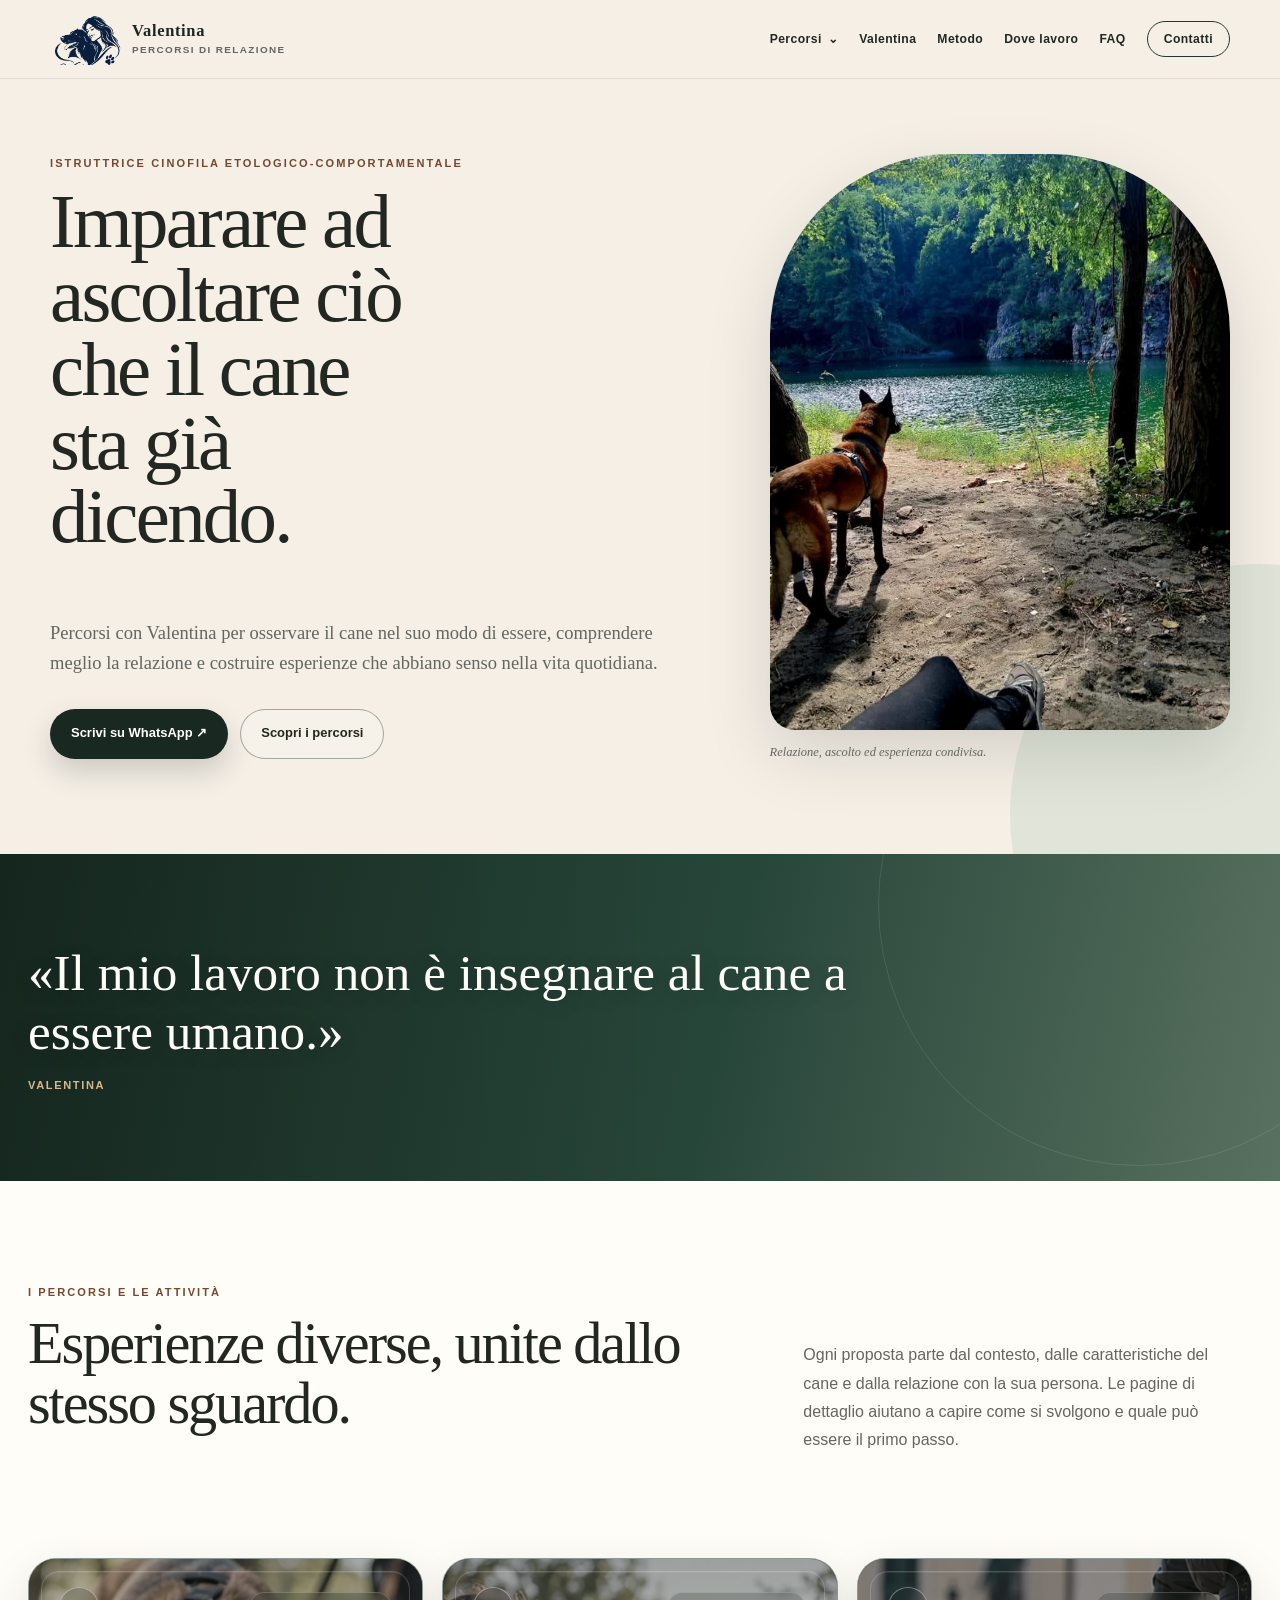
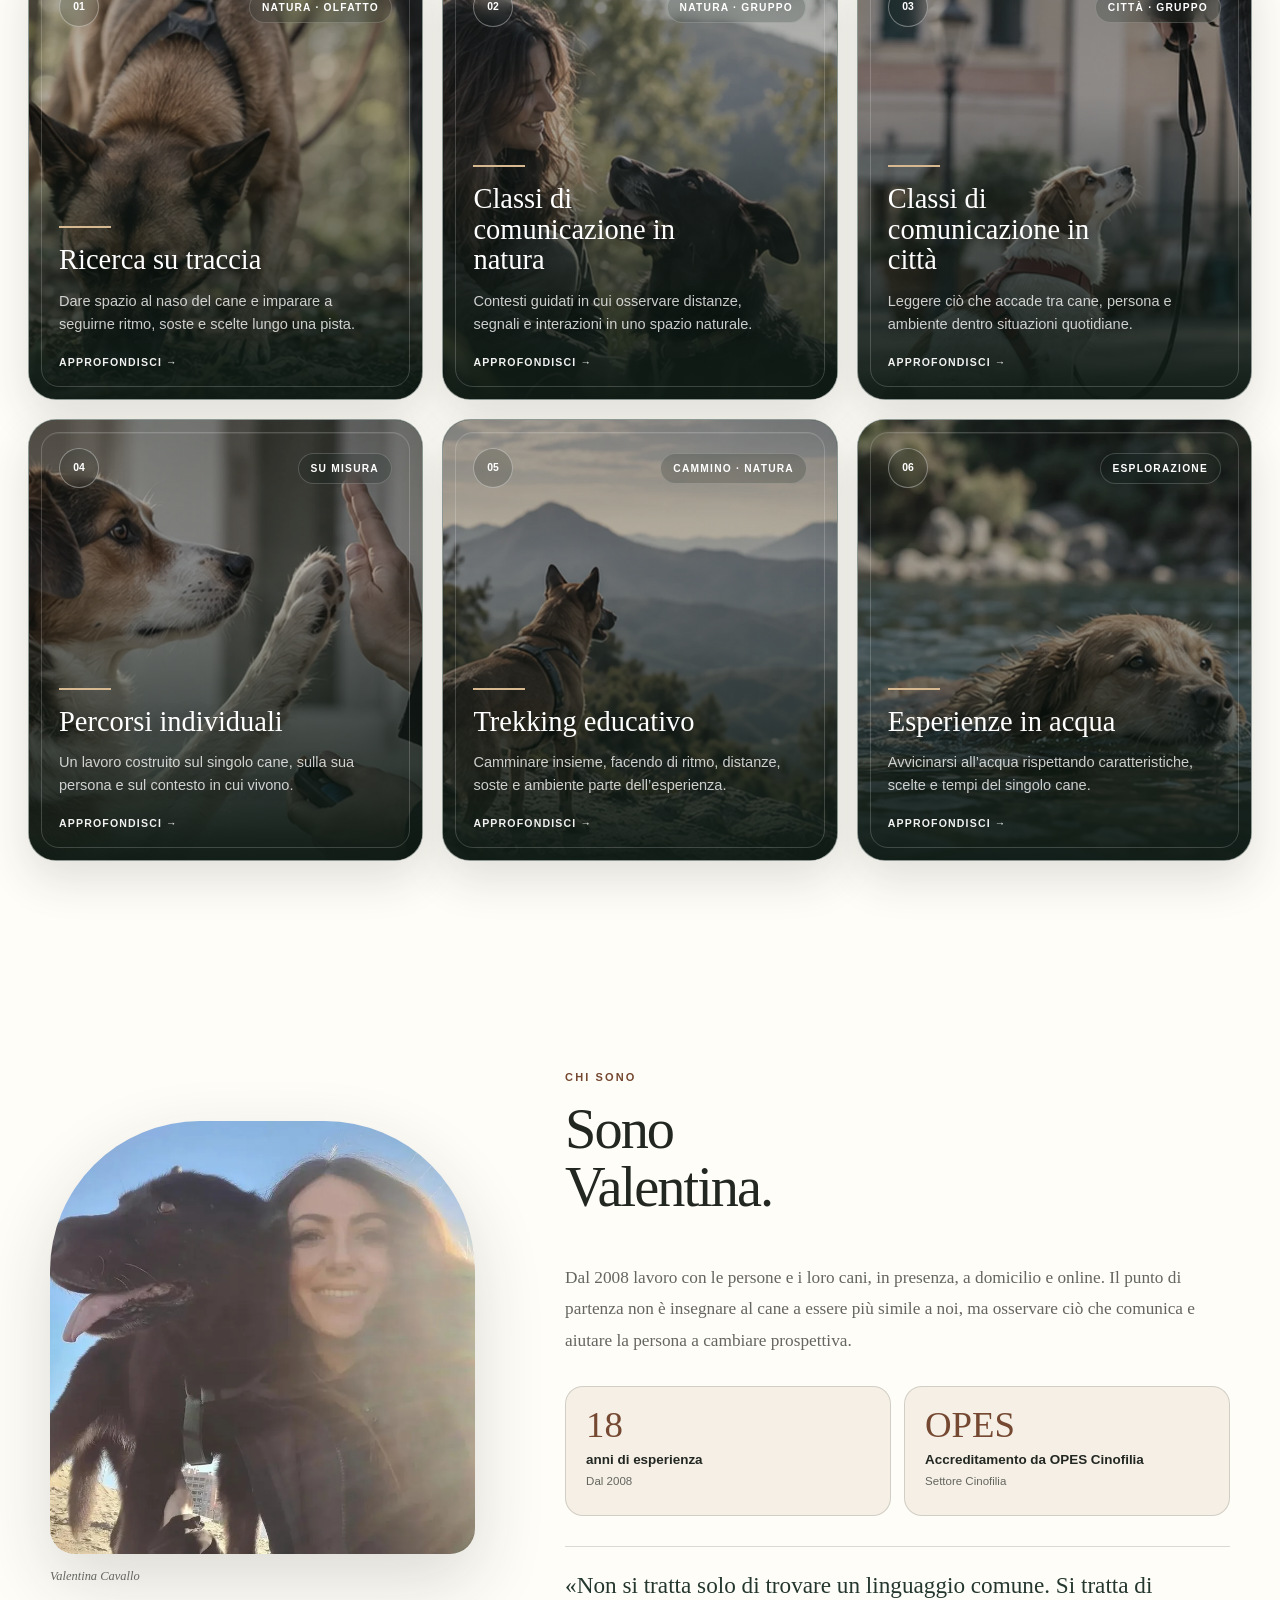
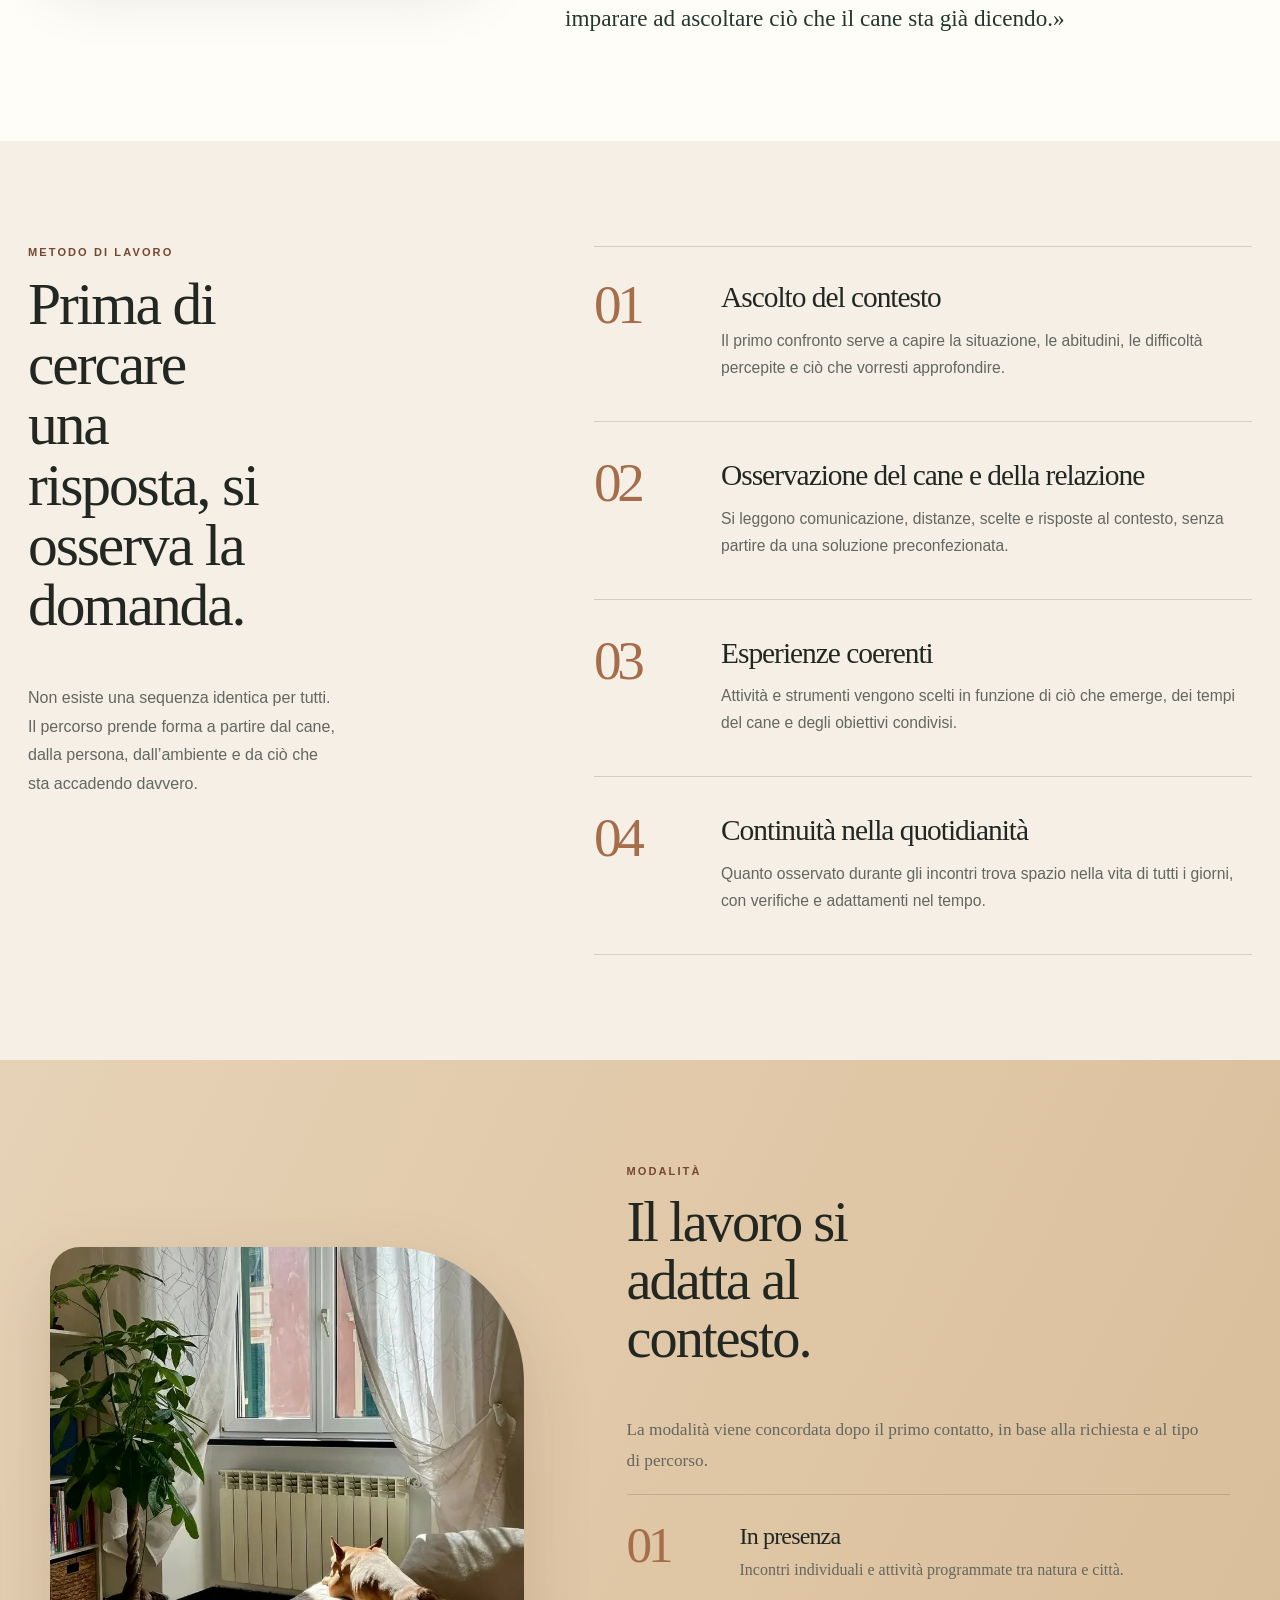
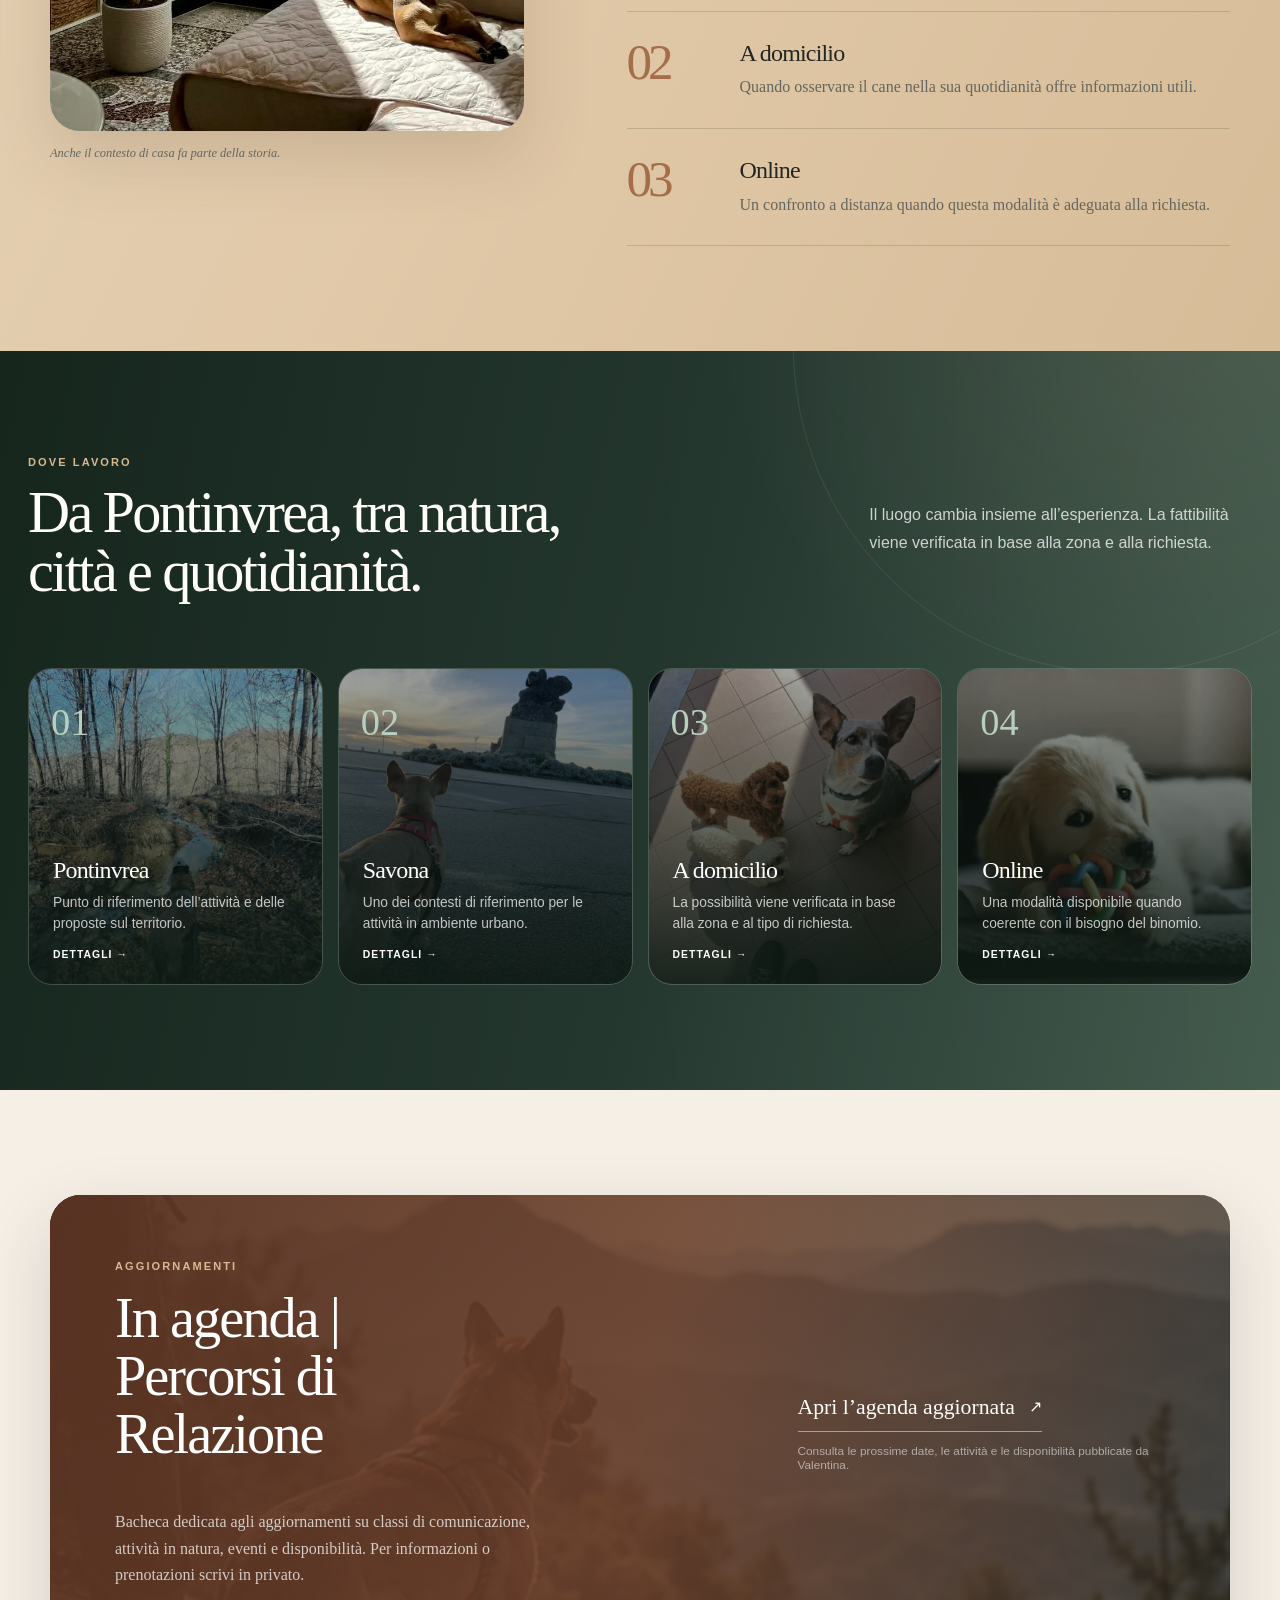
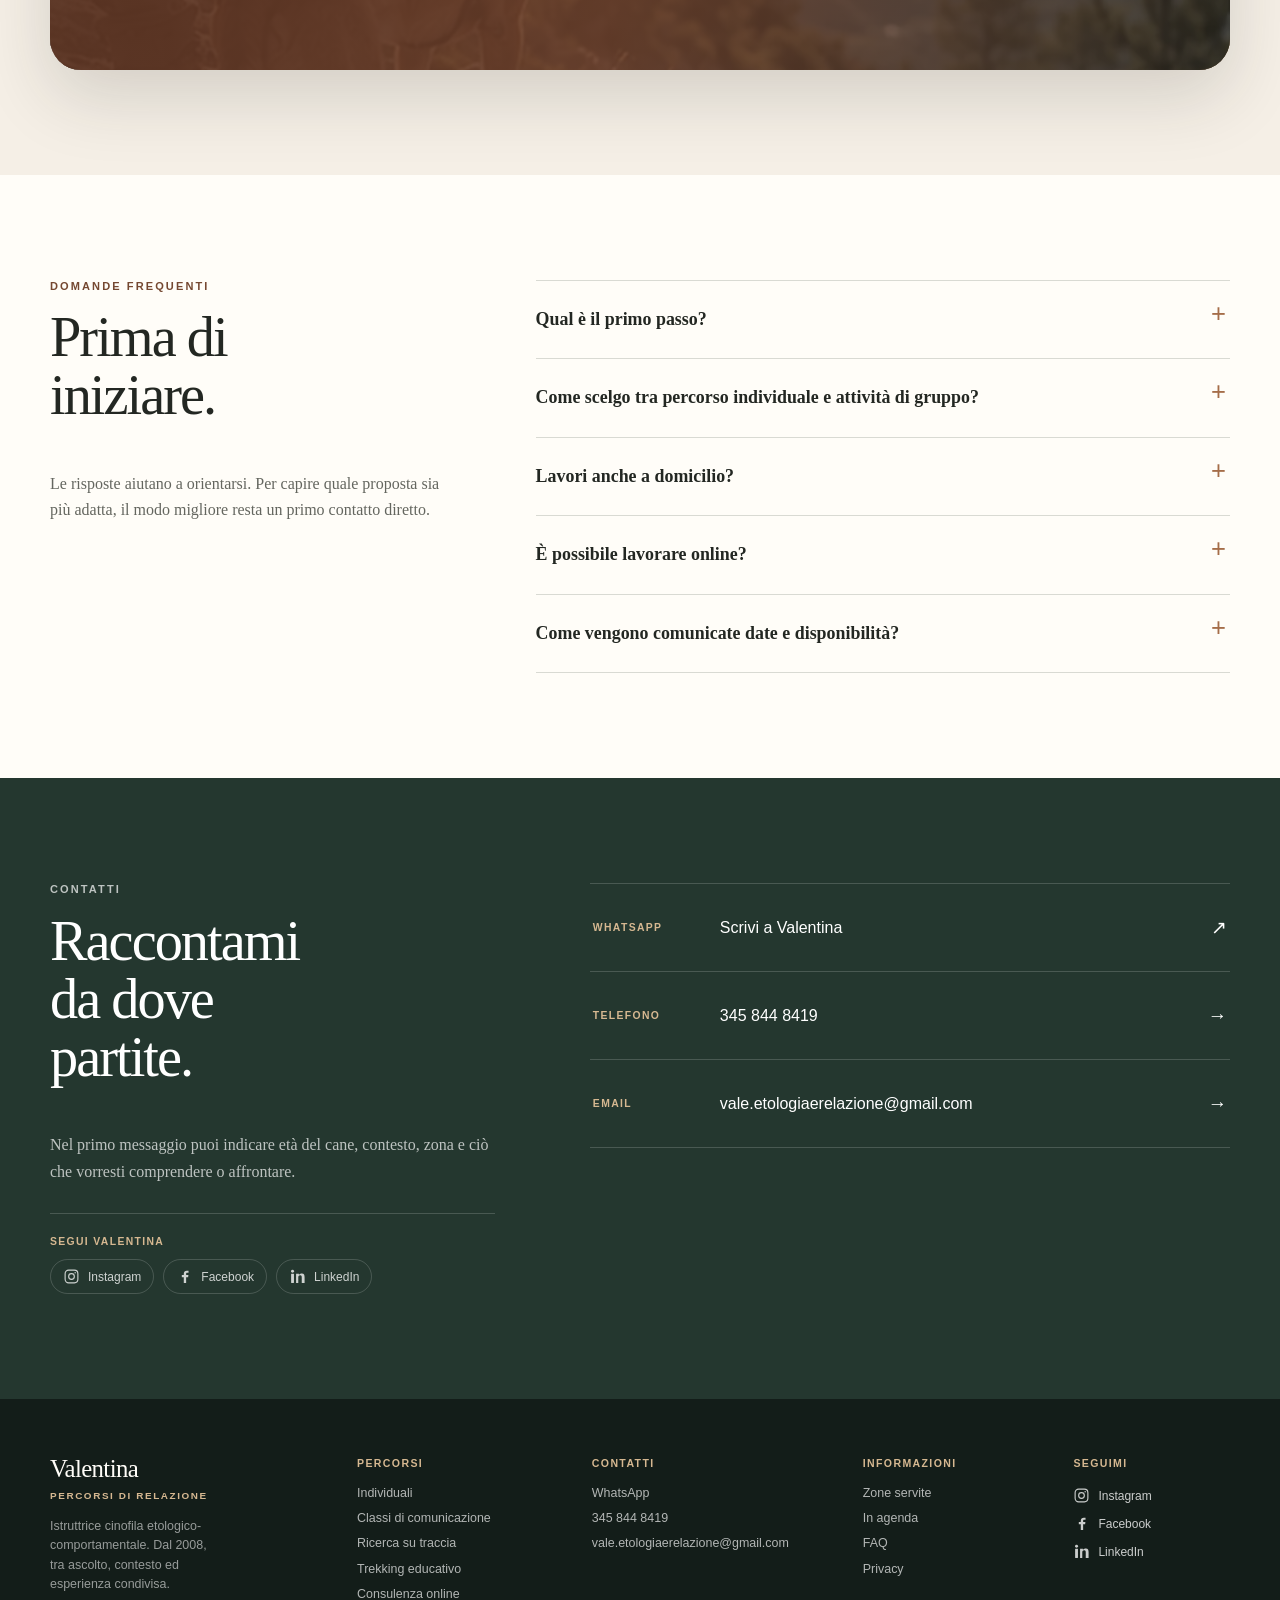
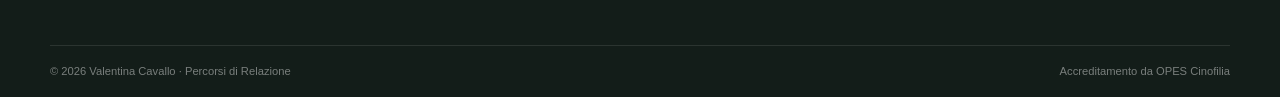
<file: index.html>
<!DOCTYPE html>

<html class="no-js" lang="it"><head><meta charset="utf-8"/>
<meta content="width=device-width, initial-scale=1" name="viewport"/>
<meta content="#24372f" name="theme-color"/>
<meta content="Valentina Cavallo, istruttrice cinofila etologico-comportamentale dal 2008. Percorsi individuali, classi, ricerca su traccia, trekking e consulenza online." name="description"/>
<meta content="index,follow" name="robots"/>
<title>Valentina Cavallo | Istruttrice cinofila a Pontinvrea e Savona</title>
<link href="https://www.DOMINIO-DA-INSERIRE.it/" rel="canonical"/>
<link href="assets/favicon.svg" rel="icon" type="image/svg+xml"/>
<link href="styles.css" rel="stylesheet"/>
<meta content="it_IT" property="og:locale"/>
<meta content="website" property="og:type"/>
<meta content="Valentina · Percorsi di Relazione" property="og:site_name"/>
<meta content="Valentina Cavallo | Istruttrice cinofila a Pontinvrea e Savona" property="og:title"/>
<meta content="Valentina Cavallo, istruttrice cinofila etologico-comportamentale dal 2008. Percorsi individuali, classi, ricerca su traccia, trekking e consulenza online." property="og:description"/>
<meta content="https://www.DOMINIO-DA-INSERIRE.it/" property="og:url"/>
<meta content="https://www.DOMINIO-DA-INSERIRE.it/assets/home-hero.webp" property="og:image"/>
<meta content="summary_large_image" name="twitter:card"/><script>document.documentElement.classList.remove('no-js');document.documentElement.classList.add('js');</script><script type="application/ld+json">{"@context": "https://schema.org", "@type": "ProfessionalService", "name": "Valentina Cavallo · Percorsi di Relazione", "description": "Istruttrice cinofila etologico-comportamentale dal 2008.", "telephone": "+393458448419", "email": "vale.etologiaerelazione@gmail.com", "url": "https://www.DOMINIO-DA-INSERIRE.it/", "logo": "https://www.DOMINIO-DA-INSERIRE.it/assets/logo-full.webp", "sameAs": ["https://www.instagram.com/valentina_educatrice_cinofila/", "https://www.facebook.com/valentina.cavallo.12/", "https://it.linkedin.com/in/valentina-cavallo-a0378b366"], "areaServed": ["Pontinvrea", "Savona", "Liguria"]}</script></head><body class="home"><a class="skip-link" href="#contenuto">Vai al contenuto principale</a>
<header class="site-header" data-header=""><div class="container header-inner">
<a aria-label="Valentina, torna alla home" class="brand" href="index.html"><img alt="" height="370" src="assets/logo-mark.webp" width="520"/><span><strong>Valentina</strong><small>Percorsi di Relazione</small></span></a>
<button aria-controls="main-menu" aria-expanded="false" class="menu-toggle" data-menu-toggle="" type="button"><span class="sr-only">Apri il menu</span><i></i><i></i><i></i></button>
<nav aria-label="Navigazione principale" class="main-nav" data-menu="" id="main-menu">
<details class="nav-drop" data-nav-drop=""><summary>Percorsi <span aria-hidden="true">⌄</span></summary><div class="subnav">
<a href="percorsi-individuali/">Percorsi individuali</a>
<a href="classi-di-comunicazione/">Classi di comunicazione</a>
<a href="ricerca-su-traccia/">Ricerca su traccia</a>
<a href="trekking-educativo/">Trekking educativo</a>
<a href="consulenza-cinofila-online/">Consulenza online</a>
</div></details>
<a href="index.html#valentina">Valentina</a><a href="index.html#metodo">Metodo</a><a href="zone-servite/">Dove lavoro</a><a href="index.html#faq">FAQ</a><a class="nav-cta" href="index.html#contatti">Contatti</a>
</nav></div></header><main id="contenuto"><section class="home-hero" id="top"><div class="container hero-grid"><div><p class="eyebrow">Istruttrice cinofila etologico-comportamentale</p><h1>Imparare ad ascoltare ciò che il cane sta già dicendo.</h1><p class="hero-lead">Percorsi con Valentina per osservare il cane nel suo modo di essere, comprendere meglio la relazione e costruire esperienze che abbiano senso nella vita quotidiana.</p><div class="hero-actions"><a class="button primary" href="https://wa.me/393458448419?text=Ciao%20Valentina%2C%20ho%20visitato%20il%20tuo%20sito%20e%20vorrei%20chiederti%20un%20primo%20confronto.%20Il%20mio%20cane%20ha%20%5Bet%C3%A0%5D%2C%20viviamo%20a%20%5Bzona%5D%20e%20vorrei%20parlarti%20di%20%5Bsituazione%20o%20bisogno%5D." rel="noopener noreferrer" target="_blank">Scrivi su WhatsApp ↗</a><a class="button ghost" href="#attivita">Scopri i percorsi</a></div></div><figure><img alt="Un cane osserva un lago da un sentiero nel bosco" src="assets/home-hero.webp"/><figcaption>Relazione, ascolto ed esperienza condivisa.</figcaption></figure></div></section>
<section class="quote-band"><div class="container"><p>«Il mio lavoro non è insegnare al cane a essere umano.»</p><span>Valentina</span></div></section>
<section class="section home-activities" id="attivita"><div class="container"><div class="section-heading"><div><p class="eyebrow">I percorsi e le attività</p><h2>Esperienze diverse, unite dallo stesso sguardo.</h2></div><p>Ogni proposta parte dal contesto, dalle caratteristiche del cane e dalla relazione con la sua persona. Le pagine di dettaglio aiutano a capire come si svolgono e quale può essere il primo passo.</p></div><div class="activity-grid"><a class="activity-card" href="ricerca-su-traccia/"><img alt="" src="assets/activity-tracking.webp"/><span class="activity-shade"></span><span class="activity-copy"><span class="activity-top"><b>01</b><small>Natura · olfatto</small></span><strong>Ricerca su traccia</strong><span class="activity-description">Dare spazio al naso del cane e imparare a seguirne ritmo, soste e scelte lungo una pista.</span><em>Approfondisci →</em></span></a><a class="activity-card" href="classi-di-comunicazione/#natura"><img alt="" src="assets/activity-nature.webp"/><span class="activity-shade"></span><span class="activity-copy"><span class="activity-top"><b>02</b><small>Natura · gruppo</small></span><strong>Classi di comunicazione in natura</strong><span class="activity-description">Contesti guidati in cui osservare distanze, segnali e interazioni in uno spazio naturale.</span><em>Approfondisci →</em></span></a><a class="activity-card" href="classi-di-comunicazione/#citta"><img alt="" src="assets/activity-city.webp"/><span class="activity-shade"></span><span class="activity-copy"><span class="activity-top"><b>03</b><small>Città · gruppo</small></span><strong>Classi di comunicazione in città</strong><span class="activity-description">Leggere ciò che accade tra cane, persona e ambiente dentro situazioni quotidiane.</span><em>Approfondisci →</em></span></a><a class="activity-card" href="percorsi-individuali/"><img alt="" src="assets/activity-individual.webp"/><span class="activity-shade"></span><span class="activity-copy"><span class="activity-top"><b>04</b><small>Su misura</small></span><strong>Percorsi individuali</strong><span class="activity-description">Un lavoro costruito sul singolo cane, sulla sua persona e sul contesto in cui vivono.</span><em>Approfondisci →</em></span></a><a class="activity-card" href="trekking-educativo/"><img alt="" src="assets/activity-trekking.webp"/><span class="activity-shade"></span><span class="activity-copy"><span class="activity-top"><b>05</b><small>Cammino · natura</small></span><strong>Trekking educativo</strong><span class="activity-description">Camminare insieme, facendo di ritmo, distanze, soste e ambiente parte dell’esperienza.</span><em>Approfondisci →</em></span></a><a class="activity-card" href="trekking-educativo/#acqua"><img alt="" src="assets/activity-water.webp"/><span class="activity-shade"></span><span class="activity-copy"><span class="activity-top"><b>06</b><small>Esplorazione</small></span><strong>Esperienze in acqua</strong><span class="activity-description">Avvicinarsi all’acqua rispettando caratteristiche, scelte e tempi del singolo cane.</span><em>Approfondisci →</em></span></a></div></div></section>
<section class="section about" id="valentina"><div class="container split"><figure><img alt="Valentina accanto a un cane nero durante un’attività all’aperto" src="assets/about-valentina.webp"/><figcaption>Valentina Cavallo</figcaption></figure><div><p class="eyebrow">Chi sono</p><h2>Sono Valentina.</h2><p class="lead-copy">Dal 2008 lavoro con le persone e i loro cani, in presenza, a domicilio e online. Il punto di partenza non è insegnare al cane a essere più simile a noi, ma osservare ciò che comunica e aiutare la persona a cambiare prospettiva.</p><div class="credentials"><article><strong>18</strong><span>anni di esperienza</span><small>Dal 2008</small></article><article><strong>OPES</strong><span>Accreditamento da OPES Cinofilia</span><small>Settore Cinofilia</small></article></div><blockquote>«Non si tratta solo di trovare un linguaggio comune. Si tratta di imparare ad ascoltare ciò che il cane sta già dicendo.»</blockquote></div></div></section>
<section aria-labelledby="metodo-title" class="section method" id="metodo"><div class="container method-home-grid"><div class="method-home-copy"><p class="eyebrow">Metodo di lavoro</p><h2 id="metodo-title">Prima di cercare una risposta, si osserva la domanda.</h2><p class="method-home-intro">Non esiste una sequenza identica per tutti. Il percorso prende forma a partire dal cane, dalla persona, dall’ambiente e da ciò che sta accadendo davvero.</p></div><ol class="home-steps"><li><span>01</span><div><h3>Ascolto del contesto</h3><p>Il primo confronto serve a capire la situazione, le abitudini, le difficoltà percepite e ciò che vorresti approfondire.</p></div></li><li><span>02</span><div><h3>Osservazione del cane e della relazione</h3><p>Si leggono comunicazione, distanze, scelte e risposte al contesto, senza partire da una soluzione preconfezionata.</p></div></li><li><span>03</span><div><h3>Esperienze coerenti</h3><p>Attività e strumenti vengono scelti in funzione di ciò che emerge, dei tempi del cane e degli obiettivi condivisi.</p></div></li><li><span>04</span><div><h3>Continuità nella quotidianità</h3><p>Quanto osservato durante gli incontri trova spazio nella vita di tutti i giorni, con verifiche e adattamenti nel tempo.</p></div></li></ol></div></section>
<section class="section modes modes-refined" id="modalita"><div class="container split reverse"><div><p class="eyebrow">Modalità</p><h2>Il lavoro si adatta al contesto.</h2><p class="lead-copy">La modalità viene concordata dopo il primo contatto, in base alla richiesta e al tipo di percorso.</p><ol class="mode-list"><li><span>01</span><div><h3>In presenza</h3><p>Incontri individuali e attività programmate tra natura e città.</p></div></li><li><span>02</span><div><h3>A domicilio</h3><p>Quando osservare il cane nella sua quotidianità offre informazioni utili.</p></div></li><li><span>03</span><div><h3>Online</h3><p>Un confronto a distanza quando questa modalità è adeguata alla richiesta.</p></div></li></ol></div><figure><img alt="Un cane riposa sul divano in un ambiente domestico" src="assets/home-domestic.webp"/><figcaption>Anche il contesto di casa fa parte della storia.</figcaption></figure></div></section>
<!-- HOMEPAGE LOCKED BLOCK: DOVE LAVORO — V5.2 -->
<section class="section locations home-locations-locked"><div class="container"><div class="section-heading light"><div><p class="eyebrow">Dove lavoro</p><h2>Da Pontinvrea, tra natura,<br class="locations-title-break"/> città e quotidianità.</h2></div><p>Il luogo cambia insieme all’esperienza. La fattibilità viene verificata in base alla zona e alla richiesta.</p></div><div class="location-grid"><a class="location-card" href="zone-servite/#pontinvrea"><img alt="" src="assets/zone-pontinvrea.webp"/><span></span><div><b>01</b><h3>Pontinvrea</h3><p>Punto di riferimento dell’attività e delle proposte sul territorio.</p><em>Dettagli →</em></div></a><a class="location-card" href="zone-servite/#savona"><img alt="" src="assets/zone-savona.webp"/><span></span><div><b>02</b><h3>Savona</h3><p>Uno dei contesti di riferimento per le attività in ambiente urbano.</p><em>Dettagli →</em></div></a><a class="location-card" href="zone-servite/#domicilio"><img alt="" src="assets/zone-home.webp"/><span></span><div><b>03</b><h3>A domicilio</h3><p>La possibilità viene verificata in base alla zona e al tipo di richiesta.</p><em>Dettagli →</em></div></a><a class="location-card" href="zone-servite/#online"><img alt="" src="assets/zone-online.webp"/><span></span><div><b>04</b><h3>Online</h3><p>Una modalità disponibile quando coerente con il bisogno del binomio.</p><em>Dettagli →</em></div></a></div></div></section>
<section class="section agenda" id="agenda"><div class="container agenda-card"><span class="agenda-bg"></span><div><p class="eyebrow">Aggiornamenti</p><h2>In agenda | Percorsi di Relazione</h2><p>Bacheca dedicata agli aggiornamenti su classi di comunicazione, attività in natura, eventi e disponibilità. Per informazioni o prenotazioni scrivi in privato.</p></div><div class="agenda-actions"><a class="agenda-publication-link" href="agenda.html">Apri l’agenda aggiornata <span aria-hidden="true">↗</span></a><small>Consulta le prossime date, le attività e le disponibilità pubblicate da Valentina.</small></div></div></section>
<section class="section faq" id="faq"><div class="container faq-grid"><div><p class="eyebrow">Domande frequenti</p><h2>Prima di iniziare.</h2><p>Le risposte aiutano a orientarsi. Per capire quale proposta sia più adatta, il modo migliore resta un primo contatto diretto.</p></div><div class="faq-list"><details><summary>Qual è il primo passo?</summary><p>Scrivi a Valentina indicando età del cane, contesto, zona e motivo del contatto. Il messaggio WhatsApp è già impostato come traccia, ma puoi modificarlo liberamente.</p></details><details><summary>Come scelgo tra percorso individuale e attività di gruppo?</summary><p>Non è necessario deciderlo prima. La proposta viene valutata dopo aver raccolto le informazioni utili.</p></details><details><summary>Lavori anche a domicilio?</summary><p>Sì, quando la zona, la disponibilità e la natura della richiesta lo consentono.</p></details><details><summary>È possibile lavorare online?</summary><p>Sì, anche fuori dalla Liguria, quando il confronto a distanza è adeguato.</p></details><details><summary>Come vengono comunicate date e disponibilità?</summary><p>Direttamente e attraverso il gruppo WhatsApp “In agenda | Percorsi di Relazione”.</p></details></div></div></section>
<section class="section contact" id="contatti"><div class="container contact-grid"><div><p class="eyebrow">Contatti</p><h2>Raccontami da dove partite.</h2><p>Nel primo messaggio puoi indicare età del cane, contesto, zona e ciò che vorresti comprendere o affrontare.</p><div class="follow"><span>Segui Valentina</span><div aria-label="Profili social di Valentina" class="social-links">
<a aria-label="Instagram di Valentina, si apre in una nuova scheda" href="https://www.instagram.com/valentina_educatrice_cinofila/" rel="me noopener noreferrer" target="_blank"><svg aria-hidden="true" viewbox="0 0 24 24"><rect height="18" rx="5" width="18" x="3" y="3"></rect><circle cx="12" cy="12" r="4"></circle><circle class="fill" cx="17.2" cy="6.8" r="1"></circle></svg><span>Instagram</span></a>
<a aria-label="Facebook di Valentina, si apre in una nuova scheda" href="https://www.facebook.com/valentina.cavallo.12/" rel="me noopener noreferrer" target="_blank"><svg aria-hidden="true" viewbox="0 0 24 24"><path d="M14.3 21v-8h2.8l.4-3h-3.2V8.2c0-.9.3-1.5 1.6-1.5h1.8V4a24 24 0 0 0-2.5-.1c-2.5 0-4.2 1.5-4.2 4.3V10H8.2v3H11v8h3.3Z"></path></svg><span>Facebook</span></a>
<a aria-label="LinkedIn di Valentina, si apre in una nuova scheda" href="https://it.linkedin.com/in/valentina-cavallo-a0378b366" rel="me noopener noreferrer" target="_blank"><svg aria-hidden="true" viewbox="0 0 24 24"><rect height="13" rx=".5" width="4" x="3" y="8"></rect><circle cx="5" cy="4.7" r="2.1"></circle><path d="M10 8h4v1.8c.9-1.3 2.1-2.1 4.2-2.1 3.1 0 3.8 2 3.8 5.2V21h-4v-7.2c0-1.7 0-3.5-2.2-3.5-2.3 0-2.7 1.8-2.7 3.4V21H10V8Z"></path></svg><span>LinkedIn</span></a>
</div></div></div><address><a href="https://wa.me/393458448419?text=Ciao%20Valentina%2C%20ho%20visitato%20il%20tuo%20sito%20e%20vorrei%20chiederti%20un%20primo%20confronto.%20Il%20mio%20cane%20ha%20%5Bet%C3%A0%5D%2C%20viviamo%20a%20%5Bzona%5D%20e%20vorrei%20parlarti%20di%20%5Bsituazione%20o%20bisogno%5D." rel="noopener noreferrer" target="_blank"><span>WhatsApp</span><strong>Scrivi a Valentina</strong><i>↗</i></a><a href="tel:+393458448419"><span>Telefono</span><strong>345 844 8419</strong><i>→</i></a><a href="mailto:vale.etologiaerelazione@gmail.com"><span>Email</span><strong>vale.etologiaerelazione@gmail.com</strong><i>→</i></a></address></div></section></main><footer class="site-footer"><div class="container footer-grid">
<div class="footer-brand"><a aria-label="Valentina, torna alla pagina iniziale" class="footer-brand-sign" href="index.html"><strong>Valentina</strong><small>Percorsi di Relazione</small></a><p>Istruttrice cinofila etologico-comportamentale. Dal 2008, tra ascolto, contesto ed esperienza condivisa.</p></div>
<nav aria-label="Percorsi" class="footer-col"><span>Percorsi</span><a href="percorsi-individuali/">Individuali</a><a href="classi-di-comunicazione/">Classi di comunicazione</a><a href="ricerca-su-traccia/">Ricerca su traccia</a><a href="trekking-educativo/">Trekking educativo</a><a href="consulenza-cinofila-online/">Consulenza online</a></nav>
<div class="footer-col"><span>Contatti</span><a href="https://wa.me/393458448419?text=Ciao%20Valentina%2C%20ho%20visitato%20il%20tuo%20sito%20e%20vorrei%20chiederti%20un%20primo%20confronto.%20Il%20mio%20cane%20ha%20%5Bet%C3%A0%5D%2C%20viviamo%20a%20%5Bzona%5D%20e%20vorrei%20parlarti%20di%20%5Bsituazione%20o%20bisogno%5D." rel="noopener noreferrer" target="_blank">WhatsApp</a><a href="tel:+393458448419">345 844 8419</a><a href="mailto:vale.etologiaerelazione@gmail.com">vale.etologiaerelazione@gmail.com</a></div>
<nav aria-label="Informazioni" class="footer-col"><span>Informazioni</span><a href="zone-servite/">Zone servite</a><a href="agenda.html">In agenda</a><a href="index.html#faq">FAQ</a><a href="privacy.html">Privacy</a></nav>
<div class="footer-col"><span>Seguimi</span><div aria-label="Profili social di Valentina" class="social-links compact">
<a aria-label="Instagram di Valentina, si apre in una nuova scheda" href="https://www.instagram.com/valentina_educatrice_cinofila/" rel="me noopener noreferrer" target="_blank"><svg aria-hidden="true" viewbox="0 0 24 24"><rect height="18" rx="5" width="18" x="3" y="3"></rect><circle cx="12" cy="12" r="4"></circle><circle class="fill" cx="17.2" cy="6.8" r="1"></circle></svg><span>Instagram</span></a>
<a aria-label="Facebook di Valentina, si apre in una nuova scheda" href="https://www.facebook.com/valentina.cavallo.12/" rel="me noopener noreferrer" target="_blank"><svg aria-hidden="true" viewbox="0 0 24 24"><path d="M14.3 21v-8h2.8l.4-3h-3.2V8.2c0-.9.3-1.5 1.6-1.5h1.8V4a24 24 0 0 0-2.5-.1c-2.5 0-4.2 1.5-4.2 4.3V10H8.2v3H11v8h3.3Z"></path></svg><span>Facebook</span></a>
<a aria-label="LinkedIn di Valentina, si apre in una nuova scheda" href="https://it.linkedin.com/in/valentina-cavallo-a0378b366" rel="me noopener noreferrer" target="_blank"><svg aria-hidden="true" viewbox="0 0 24 24"><rect height="13" rx=".5" width="4" x="3" y="8"></rect><circle cx="5" cy="4.7" r="2.1"></circle><path d="M10 8h4v1.8c.9-1.3 2.1-2.1 4.2-2.1 3.1 0 3.8 2 3.8 5.2V21h-4v-7.2c0-1.7 0-3.5-2.2-3.5-2.3 0-2.7 1.8-2.7 3.4V21H10V8Z"></path></svg><span>LinkedIn</span></a>
</div></div>
</div><div class="container footer-bottom"><p>© <span data-year="">2026</span> Valentina Cavallo · Percorsi di Relazione</p><p>Accreditamento da OPES Cinofilia</p></div></footer><script defer="" src="script.js"></script></body></html>
</file>
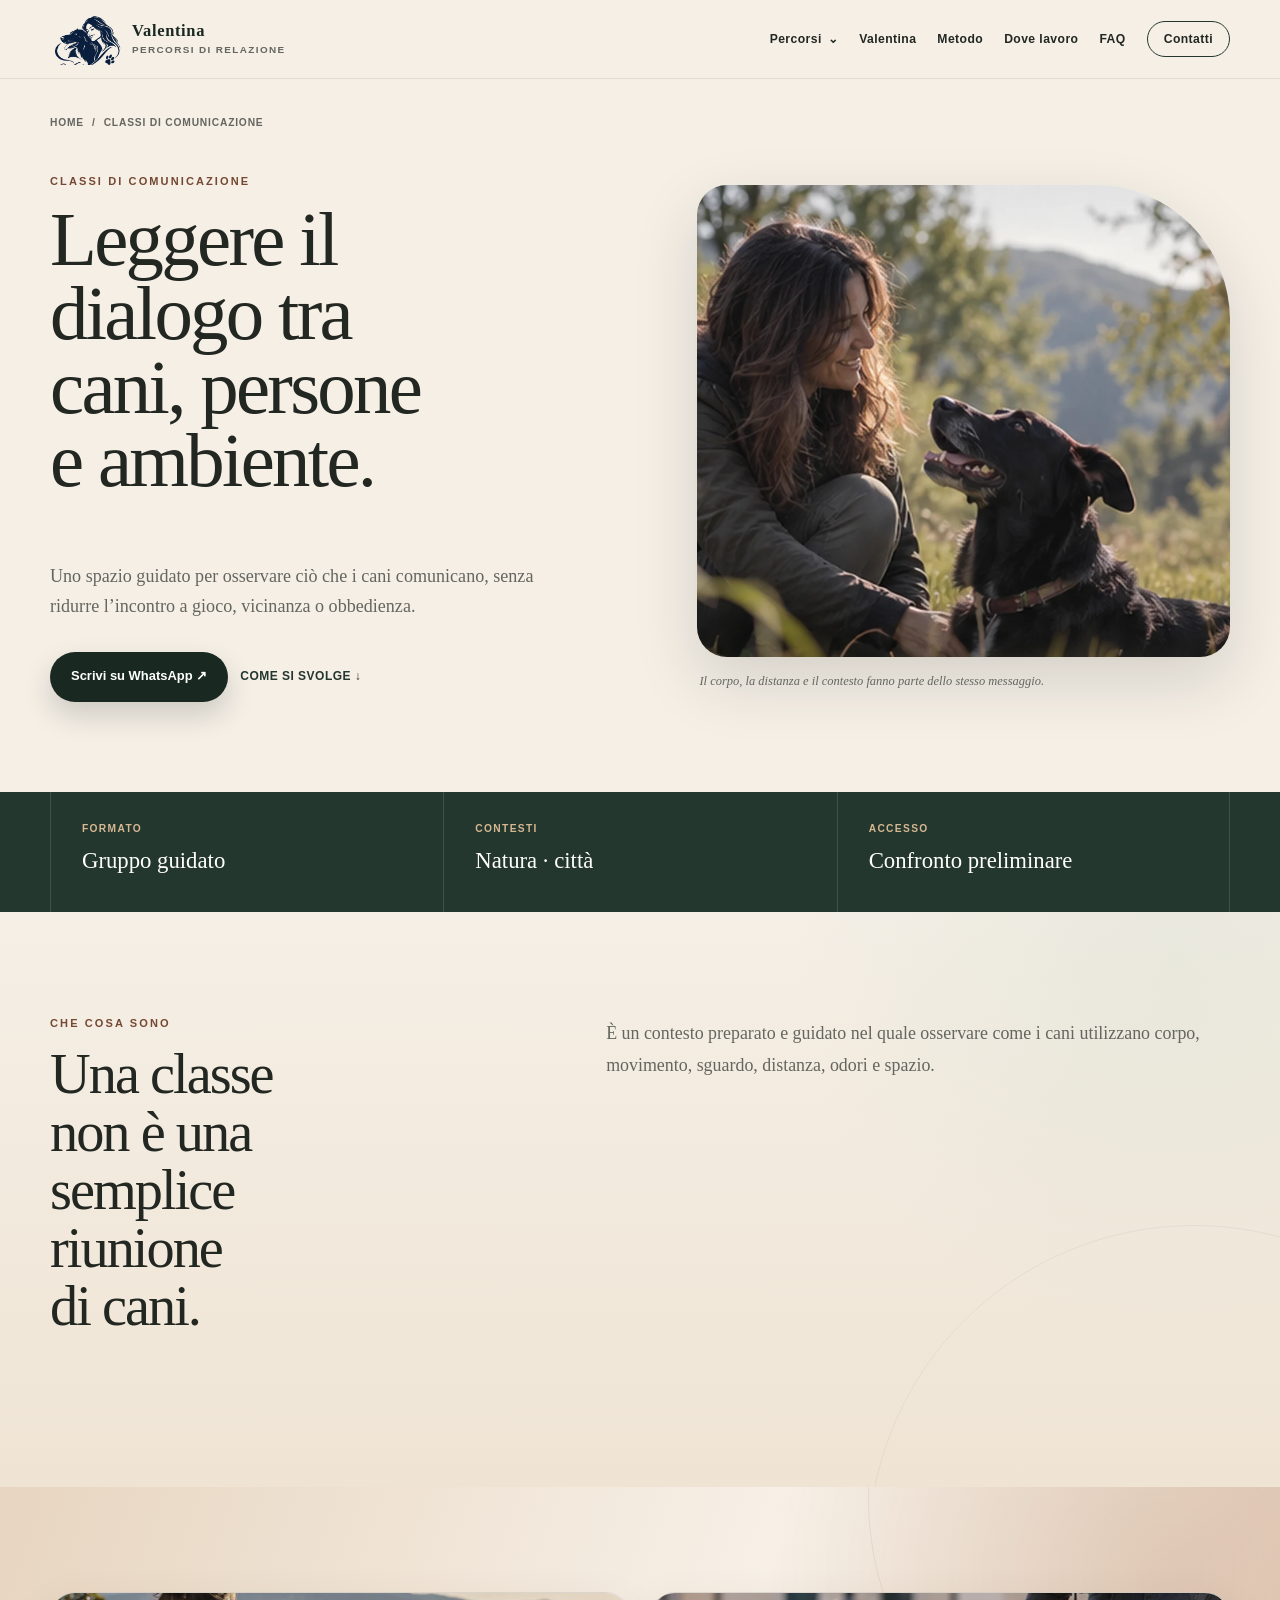
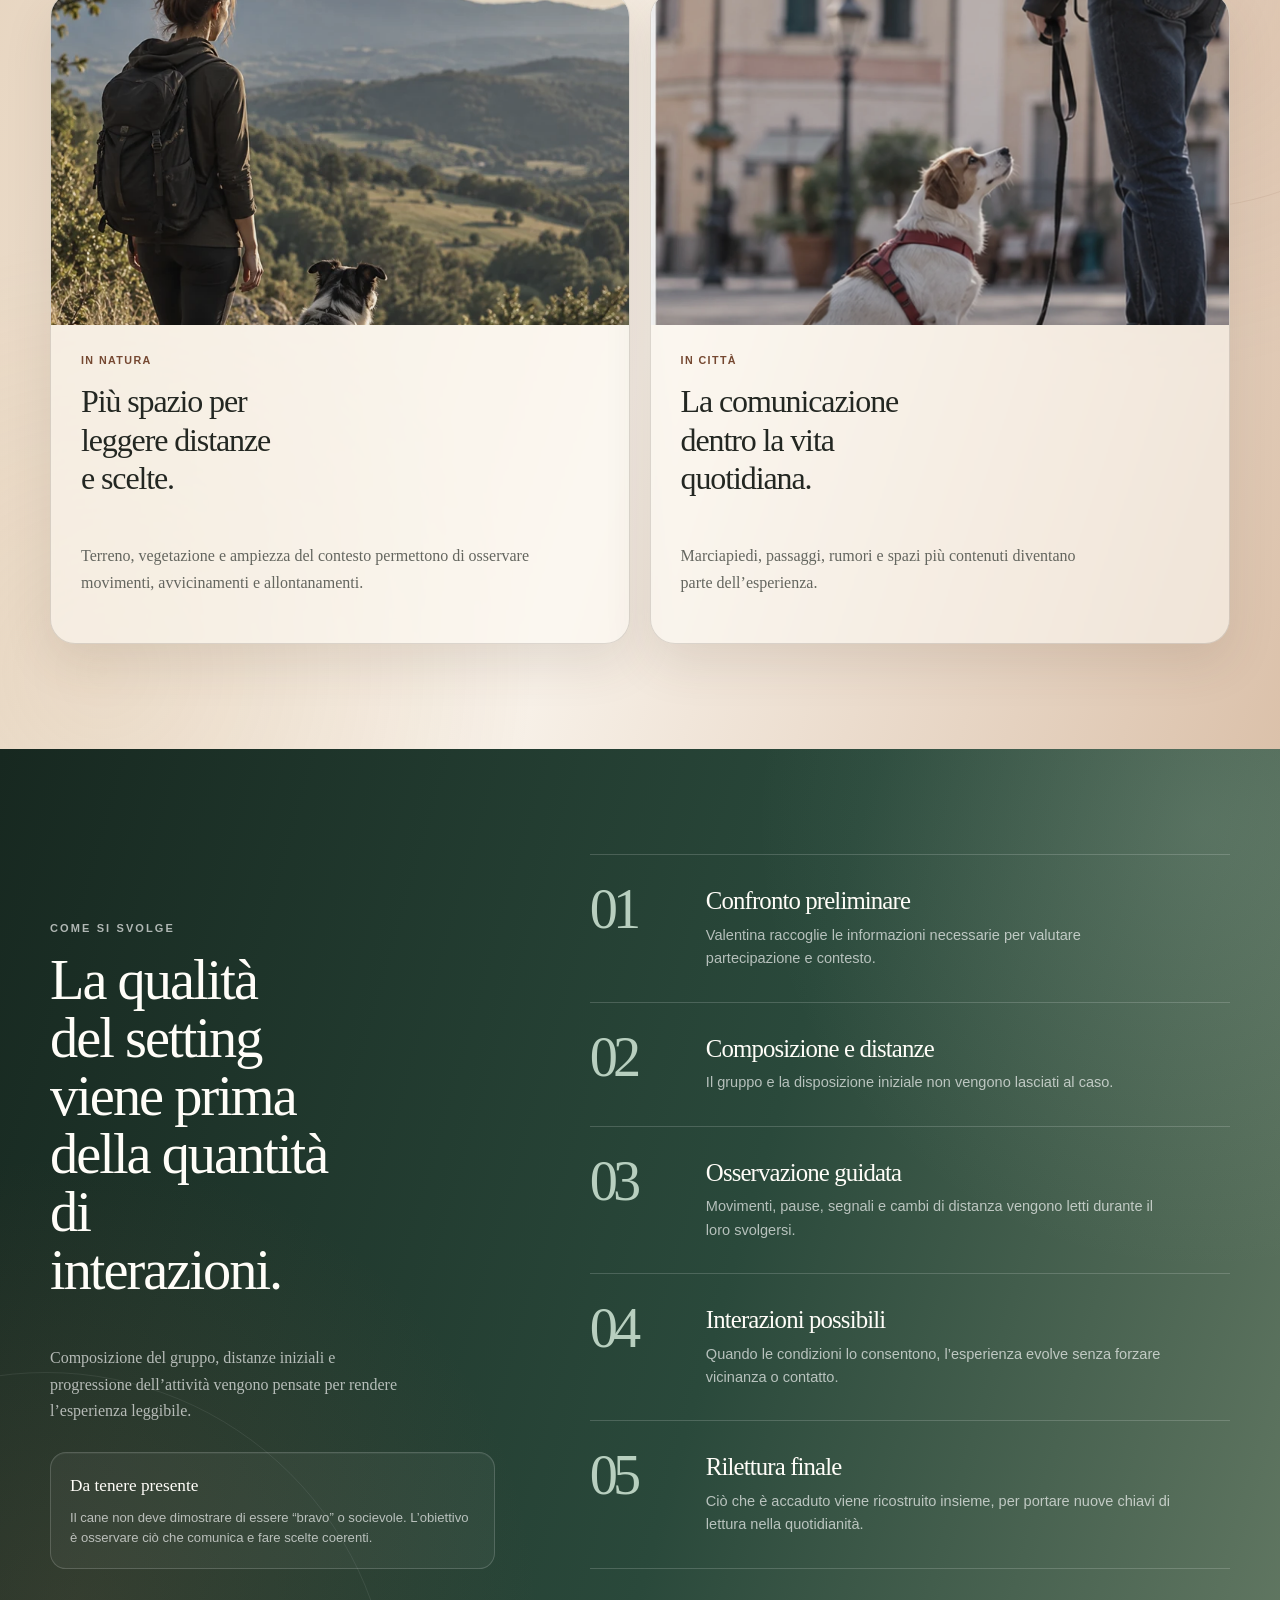
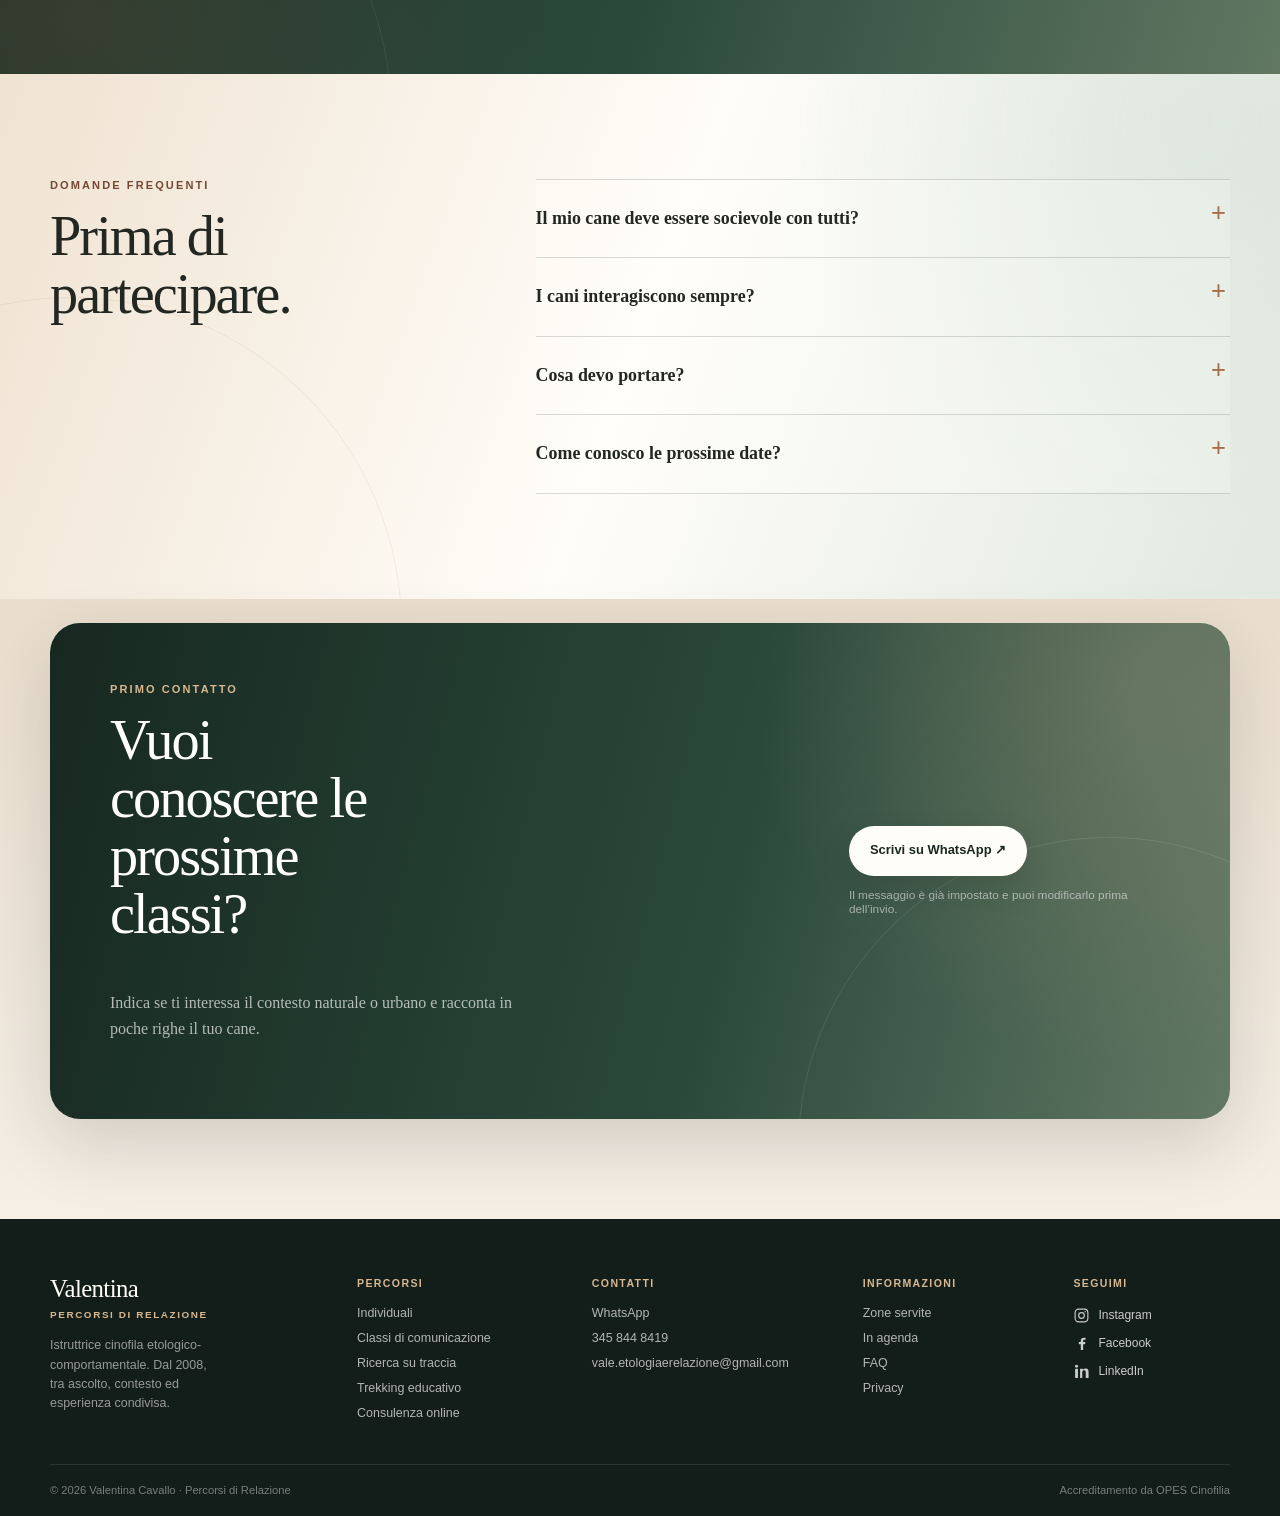
<file: classi-di-comunicazione/index.html>
<!DOCTYPE html>

<html class="no-js" lang="it"><head><meta charset="utf-8"/>
<meta content="width=device-width, initial-scale=1" name="viewport"/>
<meta content="#24372f" name="theme-color"/>
<meta content="Classi di comunicazione in natura e in città: contesti guidati per osservare segnali, distanze e interazioni tra cani, persone e ambiente." name="description"/>
<meta content="index,follow" name="robots"/>
<title>Classi di comunicazione cinofila | Valentina Cavallo</title>
<link href="https://www.DOMINIO-DA-INSERIRE.it/classi-di-comunicazione/" rel="canonical"/>
<link href="../assets/favicon.svg" rel="icon" type="image/svg+xml"/>
<link href="../styles.css" rel="stylesheet"/><link href="../classi-di-comunicazione.css" rel="stylesheet"/>
<meta content="it_IT" property="og:locale"/>
<meta content="website" property="og:type"/>
<meta content="Valentina · Percorsi di Relazione" property="og:site_name"/>
<meta content="Classi di comunicazione cinofila | Valentina Cavallo" property="og:title"/>
<meta content="Classi di comunicazione in natura e in città: contesti guidati per osservare segnali, distanze e interazioni tra cani, persone e ambiente." property="og:description"/>
<meta content="https://www.DOMINIO-DA-INSERIRE.it/classi-di-comunicazione/" property="og:url"/>
<meta content="https://www.DOMINIO-DA-INSERIRE.it/assets/home-hero.webp" property="og:image"/>
<meta content="summary_large_image" name="twitter:card"/><script>document.documentElement.classList.remove('no-js');document.documentElement.classList.add('js');</script></head><body class="detail detail-classes"><a class="skip-link" href="#contenuto">Vai al contenuto principale</a>
<header class="site-header" data-header=""><div class="container header-inner">
<a aria-label="Valentina, torna alla home" class="brand" href="../index.html"><img alt="" height="370" src="../assets/logo-mark.webp" width="520"/><span><strong>Valentina</strong><small>Percorsi di Relazione</small></span></a>
<button aria-controls="main-menu" aria-expanded="false" class="menu-toggle" data-menu-toggle="" type="button"><span class="sr-only">Apri il menu</span><i></i><i></i><i></i></button>
<nav aria-label="Navigazione principale" class="main-nav" data-menu="" id="main-menu">
<details class="nav-drop" data-nav-drop=""><summary>Percorsi <span aria-hidden="true">⌄</span></summary><div class="subnav">
<a href="../percorsi-individuali/">Percorsi individuali</a>
<a aria-current="page" href="../classi-di-comunicazione/">Classi di comunicazione</a>
<a href="../ricerca-su-traccia/">Ricerca su traccia</a>
<a href="../trekking-educativo/">Trekking educativo</a>
<a href="../consulenza-cinofila-online/">Consulenza online</a>
</div></details>
<a href="../index.html#valentina">Valentina</a><a href="../index.html#metodo">Metodo</a><a href="../zone-servite/">Dove lavoro</a><a href="../index.html#faq">FAQ</a><a class="nav-cta" href="../index.html#contatti">Contatti</a>
</nav></div></header><main id="contenuto"><section class="page-hero"><div class="container"><nav aria-label="Percorso" class="breadcrumb"><a href="../index.html">Home</a><span>/</span><span aria-current="page">Classi di comunicazione</span></nav><div class="page-hero-grid"><div><p class="eyebrow">Classi di comunicazione</p><h1>Leggere il dialogo tra cani, persone e ambiente.</h1><p class="page-lead">Uno spazio guidato per osservare ciò che i cani comunicano, senza ridurre l’incontro a gioco, vicinanza o obbedienza.</p><div class="hero-actions"><a class="button primary" href="https://wa.me/393458448419?text=Ciao%20Valentina%2C%20vorrei%20informazioni%20sulle%20prossime%20classi%20di%20comunicazione%20%5Bin%20natura%20%2F%20in%20citt%C3%A0%5D.%20Il%20mio%20cane%20ha%20%5Bet%C3%A0%5D%2C%20viviamo%20a%20%5Bzona%5D%20e%20vorrei%20raccontarti%20%5Bsituazione%20o%20esigenza%5D." rel="noopener noreferrer" target="_blank">Scrivi su WhatsApp ↗</a><a class="text-link" href="#come-funziona">Come si svolge ↓</a></div></div><figure class="page-hero-visual"><img alt="Una persona interagisce con un cane durante un’attività in natura" src="../assets/activity-nature.webp" style="object-position:50% 50%"/><figcaption>Il corpo, la distanza e il contesto fanno parte dello stesso messaggio.</figcaption></figure></div></div></section><section class="facts"><div class="container facts-grid"><article><span>Formato</span><strong>Gruppo guidato</strong></article><article><span>Contesti</span><strong>Natura · città</strong></article><article><span>Accesso</span><strong>Confronto preliminare</strong></article></div></section><section class="section intro-split classes-intro"><div class="container"><div><p class="eyebrow">Che cosa sono</p><h2>Una classe non è una semplice riunione di cani.</h2></div><p>È un contesto preparato e guidato nel quale osservare come i cani utilizzano corpo, movimento, sguardo, distanza, odori e spazio.</p></div></section><section class="section contexts classes-contexts"><div class="container"><div class="context-grid"><article id="natura"><img alt="Una persona e il suo cane osservano insieme un ampio paesaggio montano durante un’attività in natura" decoding="async" height="683" loading="lazy" sizes="(max-width: 860px) calc(100vw - 32px), 50vw" src="../assets/classi-natura-valentina-1024.webp" srcset="../assets/classi-natura-valentina-768.webp 768w, ../assets/classi-natura-valentina-1024.webp 1024w" width="1024"/><div><small>In natura</small><h3>Più spazio per leggere distanze e scelte.</h3><p>Terreno, vegetazione e ampiezza del contesto permettono di osservare movimenti, avvicinamenti e allontanamenti.</p></div></article><article id="citta"><img alt="Un cane e la sua persona in un ambiente urbano" decoding="async" height="820" loading="lazy" src="../assets/activity-city.webp" width="1200"/><div><small>In città</small><h3>La comunicazione dentro la vita quotidiana.</h3><p>Marciapiedi, passaggi, rumori e spazi più contenuti diventano parte dell’esperienza.</p></div></article></div></div></section><section class="section process classes-process" id="come-funziona"><div class="container process-grid"><div class="process-intro"><p class="eyebrow">Come si svolge</p><h2>La qualità del setting viene prima della quantità di interazioni.</h2><p>Composizione del gruppo, distanze iniziali e progressione dell’attività vengono pensate per rendere l’esperienza leggibile.</p><aside class="process-note"><strong>Da tenere presente</strong><p>Il cane non deve dimostrare di essere “bravo” o socievole. L’obiettivo è osservare ciò che comunica e fare scelte coerenti.</p></aside></div><ol class="process-list"><li><span class="process-num">01</span><div><h3>Confronto preliminare</h3><p>Valentina raccoglie le informazioni necessarie per valutare partecipazione e contesto.</p></div></li><li><span class="process-num">02</span><div><h3>Composizione e distanze</h3><p>Il gruppo e la disposizione iniziale non vengono lasciati al caso.</p></div></li><li><span class="process-num">03</span><div><h3>Osservazione guidata</h3><p>Movimenti, pause, segnali e cambi di distanza vengono letti durante il loro svolgersi.</p></div></li><li><span class="process-num">04</span><div><h3>Interazioni possibili</h3><p>Quando le condizioni lo consentono, l’esperienza evolve senza forzare vicinanza o contatto.</p></div></li><li><span class="process-num">05</span><div><h3>Rilettura finale</h3><p>Ciò che è accaduto viene ricostruito insieme, per portare nuove chiavi di lettura nella quotidianità.</p></div></li></ol></div></section><section class="section faq classes-faq"><div class="container faq-grid"><div><p class="eyebrow">Domande frequenti</p><h2>Prima di partecipare.</h2></div><div class="faq-list"><details><summary>Il mio cane deve essere socievole con tutti?</summary><p>No. La partecipazione e la composizione vengono valutate prima dell’attività.</p></details><details><summary>I cani interagiscono sempre?</summary><p>Non necessariamente. Distanza, movimento e possibilità di allontanarsi sono parte dell’esperienza.</p></details><details><summary>Cosa devo portare?</summary><p>Prima della classe riceverai indicazioni pratiche specifiche.</p></details><details><summary>Come conosco le prossime date?</summary><p>Le date vengono comunicate direttamente e nel gruppo WhatsApp “In agenda”.</p></details></div></div></section><section class="final-cta classes-final-cta"><div class="container cta-card"><div><p class="eyebrow">Primo contatto</p><h2>Vuoi conoscere le prossime classi?</h2><p>Indica se ti interessa il contesto naturale o urbano e racconta in poche righe il tuo cane.</p></div><div><a class="button light" href="https://wa.me/393458448419?text=Ciao%20Valentina%2C%20vorrei%20informazioni%20sulle%20prossime%20classi%20di%20comunicazione%20%5Bin%20natura%20%2F%20in%20citt%C3%A0%5D.%20Il%20mio%20cane%20ha%20%5Bet%C3%A0%5D%2C%20viviamo%20a%20%5Bzona%5D%20e%20vorrei%20raccontarti%20%5Bsituazione%20o%20esigenza%5D." rel="noopener noreferrer" target="_blank">Scrivi su WhatsApp ↗</a><small>Il messaggio è già impostato e puoi modificarlo prima dell’invio.</small></div></div></section></main><footer class="site-footer"><div class="container footer-grid">
<div class="footer-brand"><a aria-label="Valentina, torna alla pagina iniziale" class="footer-brand-sign" href="../index.html"><strong>Valentina</strong><small>Percorsi di Relazione</small></a><p>Istruttrice cinofila etologico-comportamentale. Dal 2008, tra ascolto, contesto ed esperienza condivisa.</p></div>
<nav aria-label="Percorsi" class="footer-col"><span>Percorsi</span><a href="../percorsi-individuali/">Individuali</a><a href="../classi-di-comunicazione/">Classi di comunicazione</a><a href="../ricerca-su-traccia/">Ricerca su traccia</a><a href="../trekking-educativo/">Trekking educativo</a><a href="../consulenza-cinofila-online/">Consulenza online</a></nav>
<div class="footer-col"><span>Contatti</span><a href="https://wa.me/393458448419?text=Ciao%20Valentina%2C%20ho%20visitato%20il%20tuo%20sito%20e%20vorrei%20chiederti%20un%20primo%20confronto.%20Il%20mio%20cane%20ha%20%5Bet%C3%A0%5D%2C%20viviamo%20a%20%5Bzona%5D%20e%20vorrei%20parlarti%20di%20%5Bsituazione%20o%20bisogno%5D." rel="noopener noreferrer" target="_blank">WhatsApp</a><a href="tel:+393458448419">345 844 8419</a><a href="mailto:vale.etologiaerelazione@gmail.com">vale.etologiaerelazione@gmail.com</a></div>
<nav aria-label="Informazioni" class="footer-col"><span>Informazioni</span><a href="../zone-servite/">Zone servite</a><a href="../agenda.html">In agenda</a><a href="../index.html#faq">FAQ</a><a href="../privacy.html">Privacy</a></nav>
<div class="footer-col"><span>Seguimi</span><div aria-label="Profili social di Valentina" class="social-links compact">
<a aria-label="Instagram di Valentina, si apre in una nuova scheda" href="https://www.instagram.com/valentina_educatrice_cinofila/" rel="me noopener noreferrer" target="_blank"><svg aria-hidden="true" viewbox="0 0 24 24"><rect height="18" rx="5" width="18" x="3" y="3"></rect><circle cx="12" cy="12" r="4"></circle><circle class="fill" cx="17.2" cy="6.8" r="1"></circle></svg><span>Instagram</span></a>
<a aria-label="Facebook di Valentina, si apre in una nuova scheda" href="https://www.facebook.com/valentina.cavallo.12/" rel="me noopener noreferrer" target="_blank"><svg aria-hidden="true" viewbox="0 0 24 24"><path d="M14.3 21v-8h2.8l.4-3h-3.2V8.2c0-.9.3-1.5 1.6-1.5h1.8V4a24 24 0 0 0-2.5-.1c-2.5 0-4.2 1.5-4.2 4.3V10H8.2v3H11v8h3.3Z"></path></svg><span>Facebook</span></a>
<a aria-label="LinkedIn di Valentina, si apre in una nuova scheda" href="https://it.linkedin.com/in/valentina-cavallo-a0378b366" rel="me noopener noreferrer" target="_blank"><svg aria-hidden="true" viewbox="0 0 24 24"><rect height="13" rx=".5" width="4" x="3" y="8"></rect><circle cx="5" cy="4.7" r="2.1"></circle><path d="M10 8h4v1.8c.9-1.3 2.1-2.1 4.2-2.1 3.1 0 3.8 2 3.8 5.2V21h-4v-7.2c0-1.7 0-3.5-2.2-3.5-2.3 0-2.7 1.8-2.7 3.4V21H10V8Z"></path></svg><span>LinkedIn</span></a>
</div></div>
</div><div class="container footer-bottom"><p>© <span data-year="">2026</span> Valentina Cavallo · Percorsi di Relazione</p><p>Accreditamento da OPES Cinofilia</p></div></footer><script defer="" src="../script.js"></script></body></html>
</file>
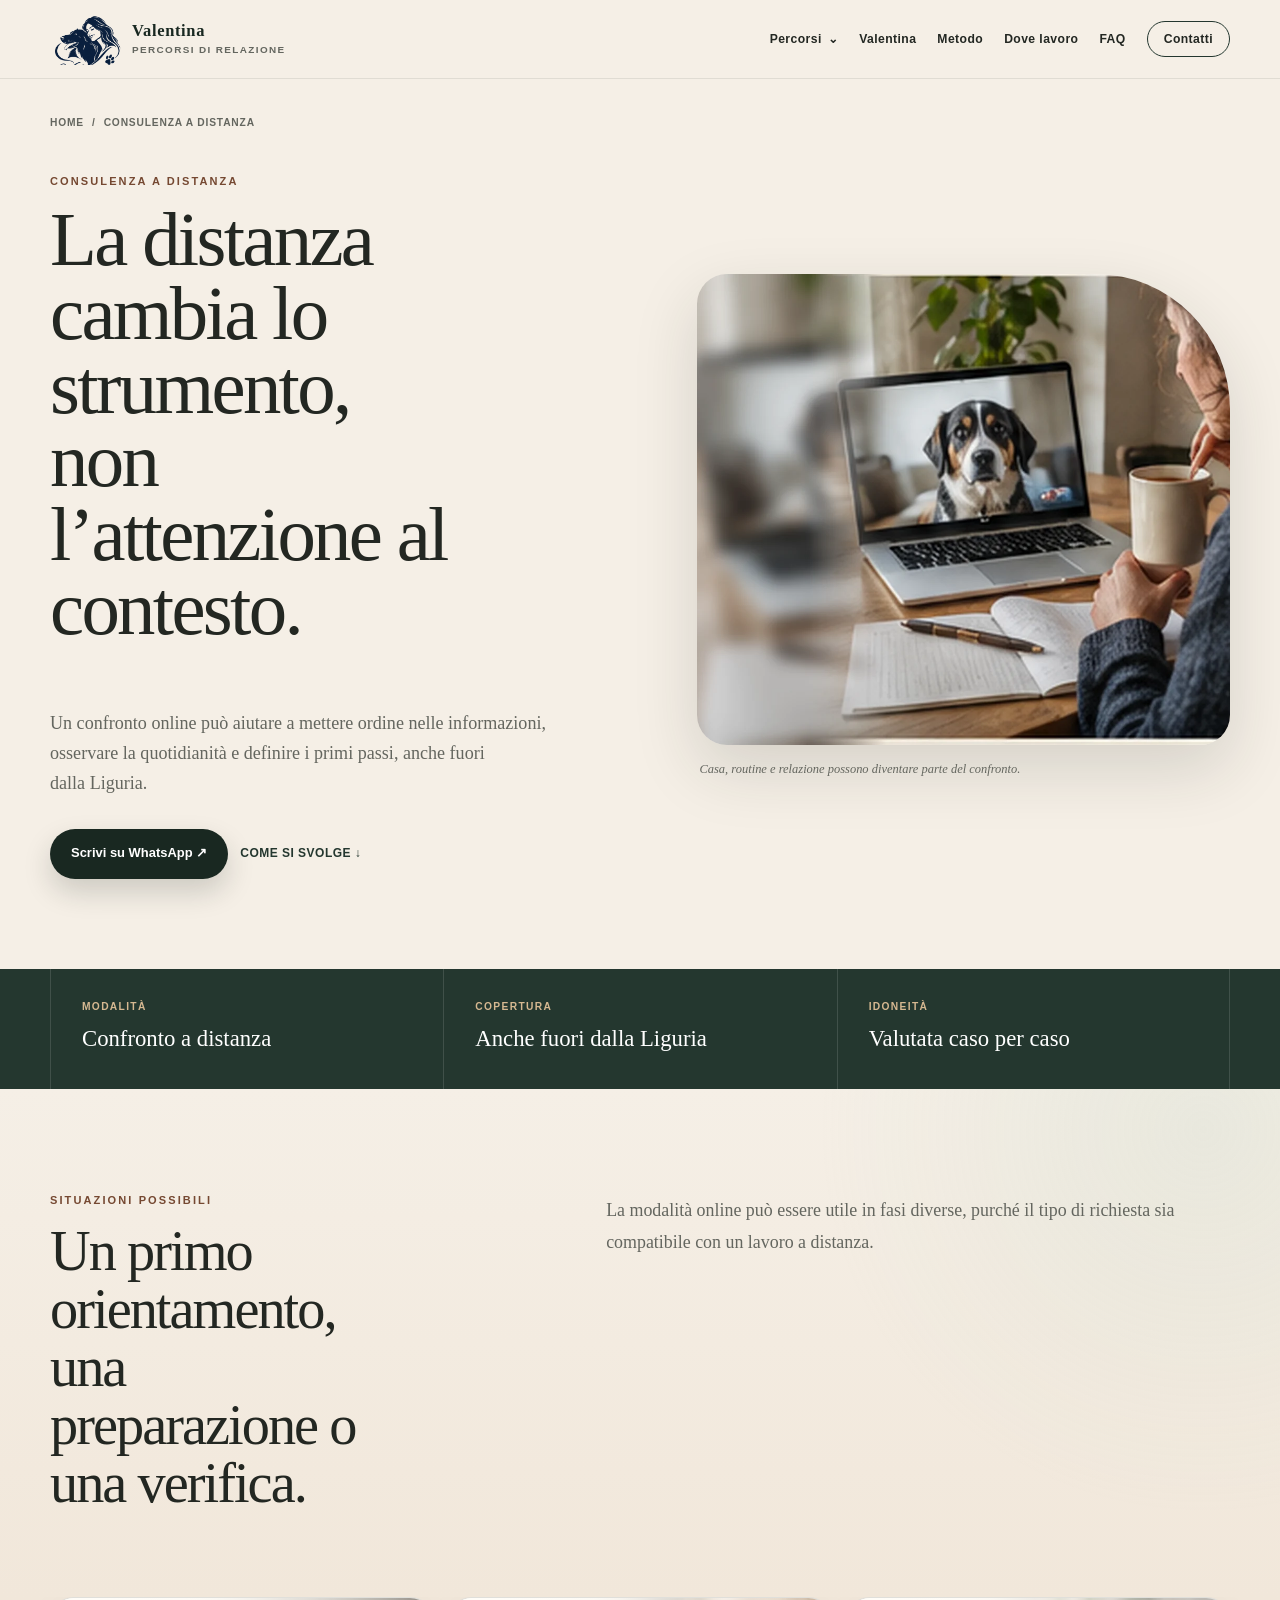
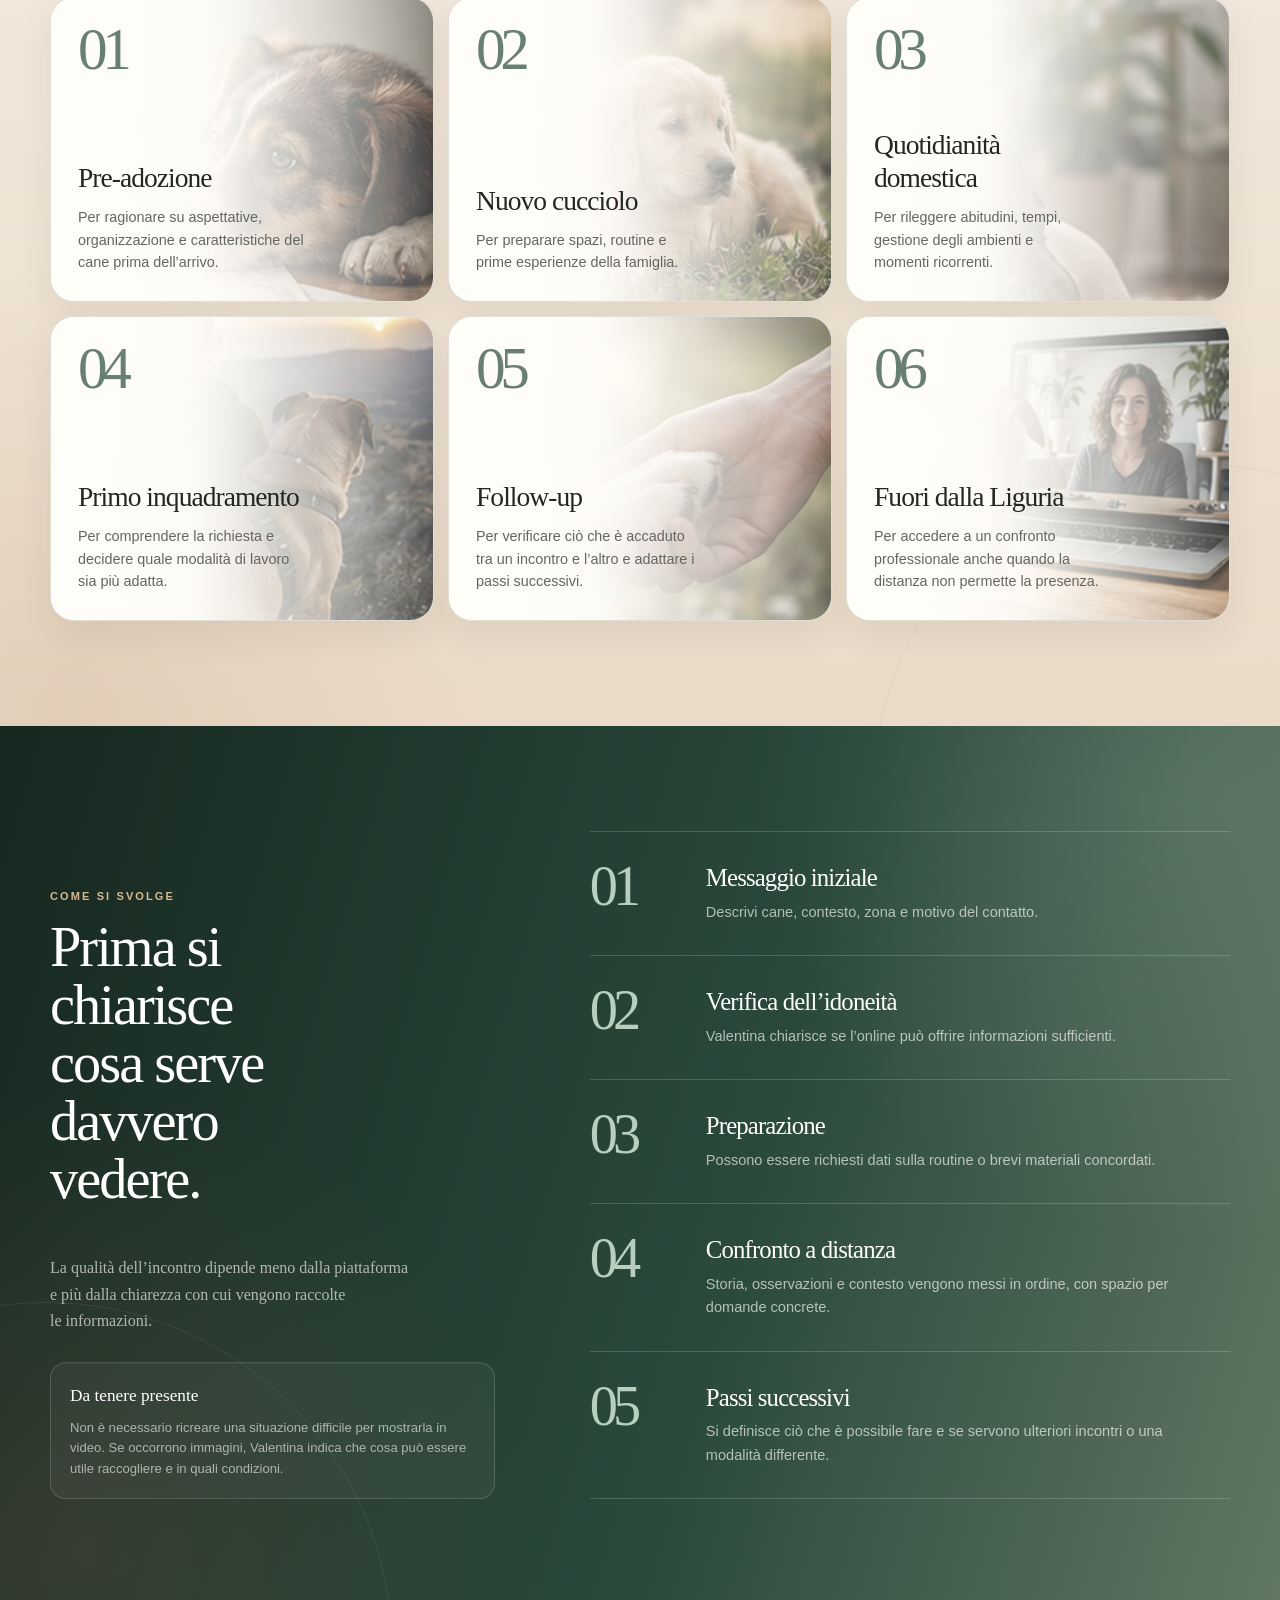
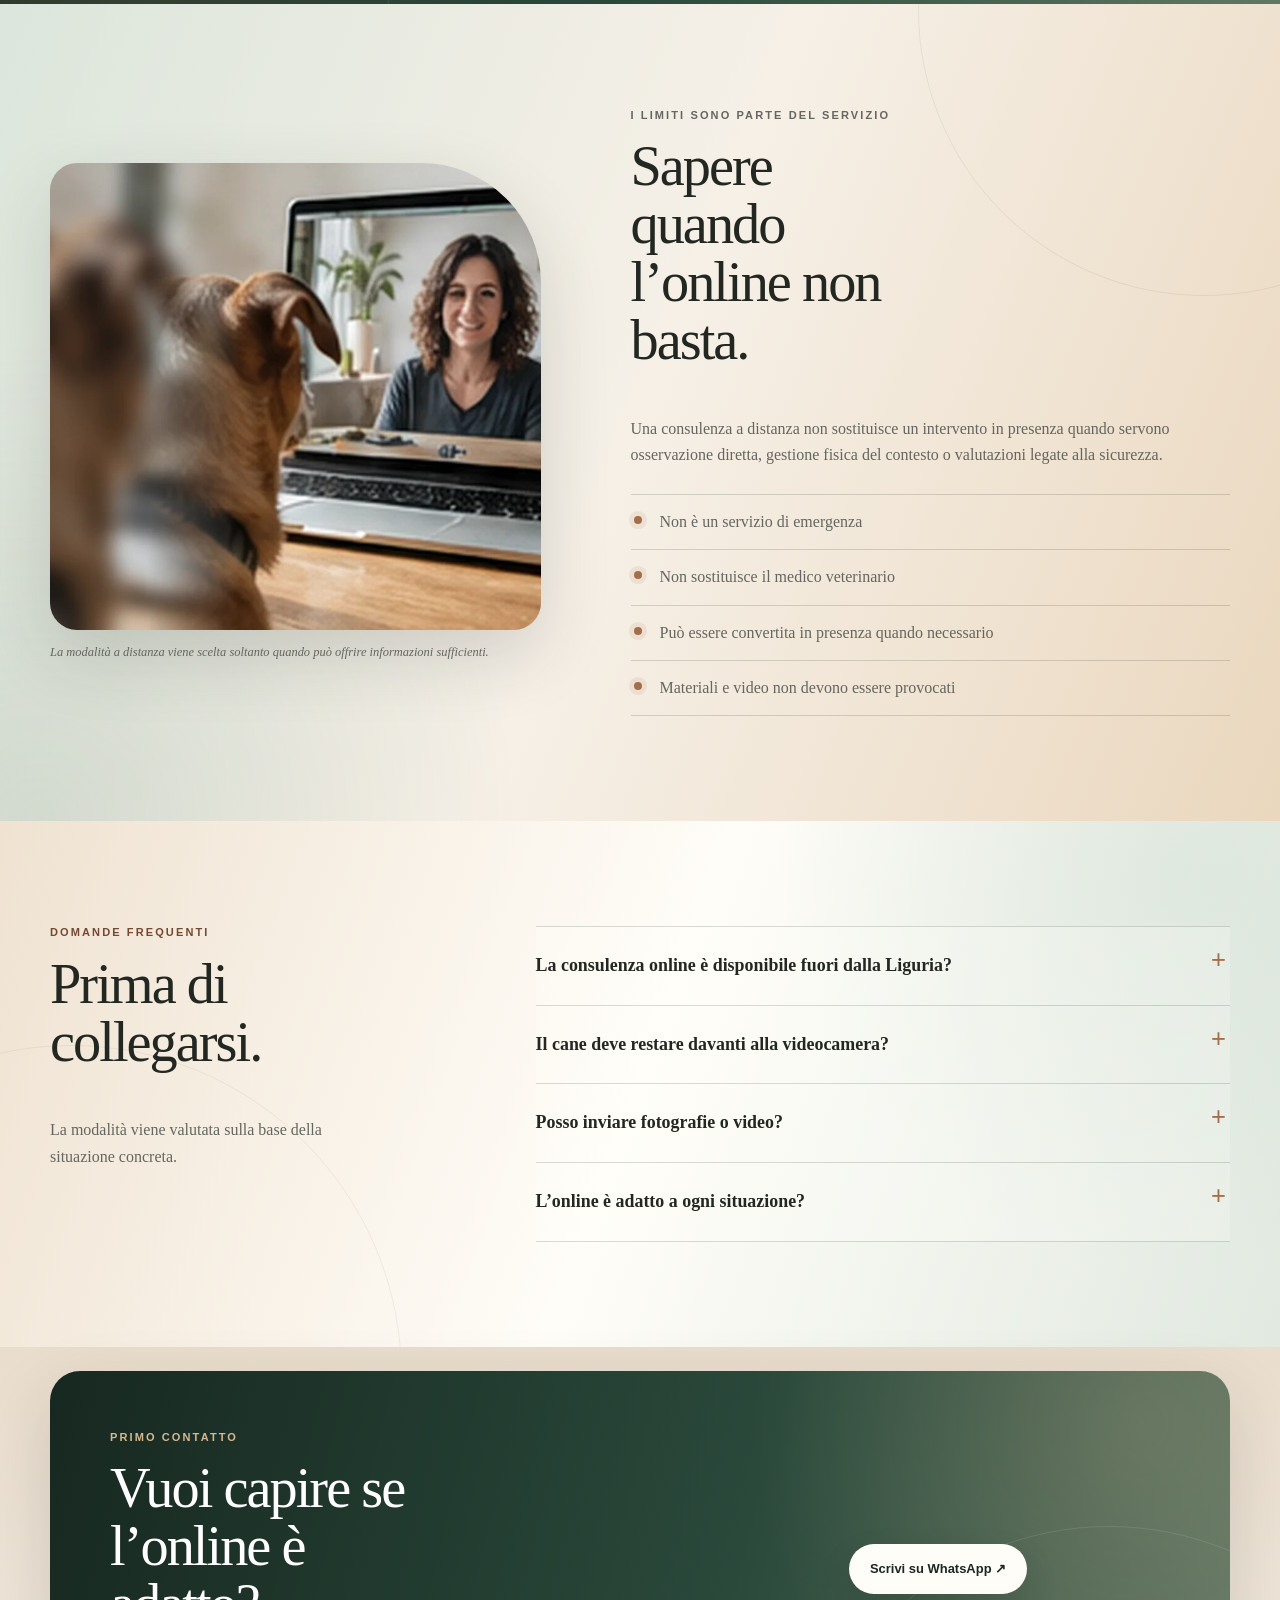
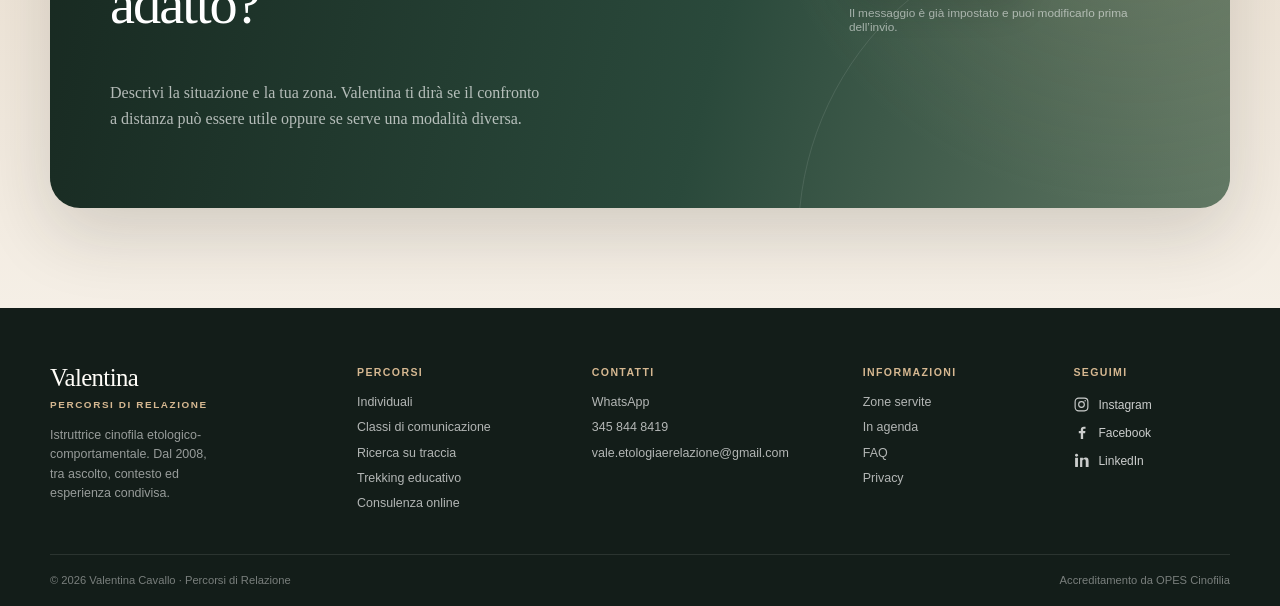
<file: consulenza-cinofila-online/index.html>
<!DOCTYPE html>

<html class="no-js" lang="it"><head><meta charset="utf-8"/>
<meta content="width=device-width, initial-scale=1" name="viewport"/>
<meta content="#24372f" name="theme-color"/>
<meta content="Consulenza cinofila online anche fuori dalla Liguria, quando il confronto a distanza è adeguato: orientamento, routine, cucciolo, pre-adozione e follow-up." name="description"/>
<meta content="index,follow" name="robots"/>
<title>Consulenza cinofila online | Valentina Cavallo</title>
<link href="https://www.DOMINIO-DA-INSERIRE.it/consulenza-cinofila-online/" rel="canonical"/>
<link href="../assets/favicon.svg" rel="icon" type="image/svg+xml"/>
<link href="../styles.css" rel="stylesheet"/><link href="../consulenza-cinofila-online.css" rel="stylesheet"/>
<meta content="it_IT" property="og:locale"/>
<meta content="website" property="og:type"/>
<meta content="Valentina · Percorsi di Relazione" property="og:site_name"/>
<meta content="Consulenza cinofila online | Valentina Cavallo" property="og:title"/>
<meta content="Consulenza cinofila online anche fuori dalla Liguria, quando il confronto a distanza è adeguato: orientamento, routine, cucciolo, pre-adozione e follow-up." property="og:description"/>
<meta content="https://www.DOMINIO-DA-INSERIRE.it/consulenza-cinofila-online/" property="og:url"/>
<meta content="https://www.DOMINIO-DA-INSERIRE.it/assets/home-hero.webp" property="og:image"/>
<meta content="summary_large_image" name="twitter:card"/><script>document.documentElement.classList.remove('no-js');document.documentElement.classList.add('js');</script></head><body class="detail detail-online"><a class="skip-link" href="#contenuto">Vai al contenuto principale</a>
<header class="site-header" data-header=""><div class="container header-inner">
<a aria-label="Valentina, torna alla home" class="brand" href="../index.html"><img alt="" height="370" src="../assets/logo-mark.webp" width="520"/><span><strong>Valentina</strong><small>Percorsi di Relazione</small></span></a>
<button aria-controls="main-menu" aria-expanded="false" class="menu-toggle" data-menu-toggle="" type="button"><span class="sr-only">Apri il menu</span><i></i><i></i><i></i></button>
<nav aria-label="Navigazione principale" class="main-nav" data-menu="" id="main-menu">
<details class="nav-drop" data-nav-drop=""><summary>Percorsi <span aria-hidden="true">⌄</span></summary><div class="subnav">
<a href="../percorsi-individuali/">Percorsi individuali</a>
<a href="../classi-di-comunicazione/">Classi di comunicazione</a>
<a href="../ricerca-su-traccia/">Ricerca su traccia</a>
<a href="../trekking-educativo/">Trekking educativo</a>
<a aria-current="page" href="../consulenza-cinofila-online/">Consulenza online</a>
</div></details>
<a href="../index.html#valentina">Valentina</a><a href="../index.html#metodo">Metodo</a><a href="../zone-servite/">Dove lavoro</a><a href="../index.html#faq">FAQ</a><a class="nav-cta" href="../index.html#contatti">Contatti</a>
</nav></div></header><main id="contenuto"><section class="page-hero"><div class="container"><nav aria-label="Percorso" class="breadcrumb"><a href="../index.html">Home</a><span>/</span><span aria-current="page">Consulenza a distanza</span></nav><div class="page-hero-grid"><div><p class="eyebrow">Consulenza a distanza</p><h1>La distanza cambia lo strumento, non l’attenzione al contesto.</h1><p class="page-lead">Un confronto online può aiutare a mettere ordine nelle informazioni, osservare la quotidianità e definire i primi passi, anche fuori dalla Liguria.</p><div class="hero-actions"><a class="button primary" href="https://wa.me/393458448419?text=Ciao%20Valentina%2C%20vorrei%20capire%20se%20una%20consulenza%20online%20pu%C3%B2%20essere%20adatta.%20Il%20mio%20cane%20ha%20%5Bet%C3%A0%5D%2C%20viviamo%20a%20%5Bzona%5D%20e%20vorrei%20confrontarmi%20su%20%5Bsituazione%20o%20bisogno%5D." rel="noopener noreferrer" target="_blank">Scrivi su WhatsApp ↗</a><a class="text-link" href="#come-funziona">Come si svolge ↓</a></div></div><figure class="page-hero-visual"><img alt="Una persona segue una consulenza cinofila online davanti al computer" src="../assets/online-consultation.webp" style="object-position:55% 50%"/><figcaption>Casa, routine e relazione possono diventare parte del confronto.</figcaption></figure></div></div></section><section class="facts"><div class="container facts-grid"><article><span>Modalità</span><strong>Confronto a distanza</strong></article><article><span>Copertura</span><strong>Anche fuori dalla Liguria</strong></article><article><span>Idoneità</span><strong>Valutata caso per caso</strong></article></div></section><section class="section intro-split online-intro"><div class="container"><div><p class="eyebrow">Situazioni possibili</p><h2>Un primo orientamento, una preparazione o una verifica.</h2></div><p>La modalità online può essere utile in fasi diverse, purché il tipo di richiesta sia compatibile con un lavoro a distanza.</p></div></section><section class="section warm online-scenarios"><div class="container"><div class="visual-card-grid three"><article class="visual-text-card" style="--card-image:url('assets/topic-preadoption.webp')"><span class="visual-num">01</span><div><h3>Pre-adozione</h3><p>Per ragionare su aspettative, organizzazione e caratteristiche del cane prima dell’arrivo.</p></div></article><article class="visual-text-card" style="--card-image:url('assets/topic-puppy.webp')"><span class="visual-num">02</span><div><h3>Nuovo cucciolo</h3><p>Per preparare spazi, routine e prime esperienze della famiglia.</p></div></article><article class="visual-text-card" style="--card-image:url('assets/topic-home.webp')"><span class="visual-num">03</span><div><h3>Quotidianità domestica</h3><p>Per rileggere abitudini, tempi, gestione degli ambienti e momenti ricorrenti.</p></div></article><article class="visual-text-card" style="--card-image:url('assets/topic-framing.webp')"><span class="visual-num">04</span><div><h3>Primo inquadramento</h3><p>Per comprendere la richiesta e decidere quale modalità di lavoro sia più adatta.</p></div></article><article class="visual-text-card" style="--card-image:url('assets/topic-followup.webp')"><span class="visual-num">05</span><div><h3>Follow-up</h3><p>Per verificare ciò che è accaduto tra un incontro e l’altro e adattare i passi successivi.</p></div></article><article class="visual-text-card" style="--card-image:url('assets/topic-remote.webp')"><span class="visual-num">06</span><div><h3>Fuori dalla Liguria</h3><p>Per accedere a un confronto professionale anche quando la distanza non permette la presenza.</p></div></article></div></div></section><section class="section process online-process" id="come-funziona"><div class="container process-grid"><div class="process-intro"><p class="eyebrow">Come si svolge</p><h2>Prima si chiarisce cosa serve davvero vedere.</h2><p>La qualità dell’incontro dipende meno dalla piattaforma e più dalla chiarezza con cui vengono raccolte le informazioni.</p><aside class="process-note"><strong>Da tenere presente</strong><p>Non è necessario ricreare una situazione difficile per mostrarla in video. Se occorrono immagini, Valentina indica che cosa può essere utile raccogliere e in quali condizioni.</p></aside></div><ol class="process-list"><li><span class="process-num">01</span><div><h3>Messaggio iniziale</h3><p>Descrivi cane, contesto, zona e motivo del contatto.</p></div></li><li><span class="process-num">02</span><div><h3>Verifica dell’idoneità</h3><p>Valentina chiarisce se l’online può offrire informazioni sufficienti.</p></div></li><li><span class="process-num">03</span><div><h3>Preparazione</h3><p>Possono essere richiesti dati sulla routine o brevi materiali concordati.</p></div></li><li><span class="process-num">04</span><div><h3>Confronto a distanza</h3><p>Storia, osservazioni e contesto vengono messi in ordine, con spazio per domande concrete.</p></div></li><li><span class="process-num">05</span><div><h3>Passi successivi</h3><p>Si definisce ciò che è possibile fare e se servono ulteriori incontri o una modalità differente.</p></div></li></ol></div></section><section class="section feature online-feature"><div class="container feature-grid"><figure><img alt="Un cane osserva una professionista durante una videochiamata" src="../assets/topic-remote.webp"/><figcaption>La modalità a distanza viene scelta soltanto quando può offrire informazioni sufficienti.</figcaption></figure><div><p class="eyebrow">I limiti sono parte del servizio</p><h2>Sapere quando l’online non basta.</h2><p>Una consulenza a distanza non sostituisce un intervento in presenza quando servono osservazione diretta, gestione fisica del contesto o valutazioni legate alla sicurezza.</p><ul class="check-list"><li>Non è un servizio di emergenza</li><li>Non sostituisce il medico veterinario</li><li>Può essere convertita in presenza quando necessario</li><li>Materiali e video non devono essere provocati</li></ul></div></div></section><section class="section faq online-faq"><div class="container faq-grid"><div><p class="eyebrow">Domande frequenti</p><h2>Prima di collegarsi.</h2><p>La modalità viene valutata sulla base della situazione concreta.</p></div><div class="faq-list"><details><summary>La consulenza online è disponibile fuori dalla Liguria?</summary><p>Sì, quando la richiesta è compatibile con un lavoro a distanza.</p></details><details><summary>Il cane deve restare davanti alla videocamera?</summary><p>Non necessariamente. Il confronto può riguardare storia, routine, ambiente e osservazioni della persona.</p></details><details><summary>Posso inviare fotografie o video?</summary><p>Se utili, Valentina indica quali materiali raccogliere, senza provocare situazioni difficili.</p></details><details><summary>L’online è adatto a ogni situazione?</summary><p>No. Alcune richieste richiedono osservazione diretta, gestione in presenza o un passaggio veterinario.</p></details></div></div></section><section class="final-cta online-final-cta"><div class="container cta-card"><div><p class="eyebrow">Primo contatto</p><h2>Vuoi capire se l’online è adatto?</h2><p>Descrivi la situazione e la tua zona. Valentina ti dirà se il confronto a distanza può essere utile oppure se serve una modalità diversa.</p></div><div><a class="button light" href="https://wa.me/393458448419?text=Ciao%20Valentina%2C%20vorrei%20capire%20se%20una%20consulenza%20online%20pu%C3%B2%20essere%20adatta.%20Il%20mio%20cane%20ha%20%5Bet%C3%A0%5D%2C%20viviamo%20a%20%5Bzona%5D%20e%20vorrei%20confrontarmi%20su%20%5Bsituazione%20o%20bisogno%5D." rel="noopener noreferrer" target="_blank">Scrivi su WhatsApp ↗</a><small>Il messaggio è già impostato e puoi modificarlo prima dell’invio.</small></div></div></section></main><footer class="site-footer"><div class="container footer-grid">
<div class="footer-brand"><a aria-label="Valentina, torna alla pagina iniziale" class="footer-brand-sign" href="../index.html"><strong>Valentina</strong><small>Percorsi di Relazione</small></a><p>Istruttrice cinofila etologico-comportamentale. Dal 2008, tra ascolto, contesto ed esperienza condivisa.</p></div>
<nav aria-label="Percorsi" class="footer-col"><span>Percorsi</span><a href="../percorsi-individuali/">Individuali</a><a href="../classi-di-comunicazione/">Classi di comunicazione</a><a href="../ricerca-su-traccia/">Ricerca su traccia</a><a href="../trekking-educativo/">Trekking educativo</a><a href="../consulenza-cinofila-online/">Consulenza online</a></nav>
<div class="footer-col"><span>Contatti</span><a href="https://wa.me/393458448419?text=Ciao%20Valentina%2C%20ho%20visitato%20il%20tuo%20sito%20e%20vorrei%20chiederti%20un%20primo%20confronto.%20Il%20mio%20cane%20ha%20%5Bet%C3%A0%5D%2C%20viviamo%20a%20%5Bzona%5D%20e%20vorrei%20parlarti%20di%20%5Bsituazione%20o%20bisogno%5D." rel="noopener noreferrer" target="_blank">WhatsApp</a><a href="tel:+393458448419">345 844 8419</a><a href="mailto:vale.etologiaerelazione@gmail.com">vale.etologiaerelazione@gmail.com</a></div>
<nav aria-label="Informazioni" class="footer-col"><span>Informazioni</span><a href="../zone-servite/">Zone servite</a><a href="../agenda.html">In agenda</a><a href="../index.html#faq">FAQ</a><a href="../privacy.html">Privacy</a></nav>
<div class="footer-col"><span>Seguimi</span><div aria-label="Profili social di Valentina" class="social-links compact">
<a aria-label="Instagram di Valentina, si apre in una nuova scheda" href="https://www.instagram.com/valentina_educatrice_cinofila/" rel="me noopener noreferrer" target="_blank"><svg aria-hidden="true" viewbox="0 0 24 24"><rect height="18" rx="5" width="18" x="3" y="3"></rect><circle cx="12" cy="12" r="4"></circle><circle class="fill" cx="17.2" cy="6.8" r="1"></circle></svg><span>Instagram</span></a>
<a aria-label="Facebook di Valentina, si apre in una nuova scheda" href="https://www.facebook.com/valentina.cavallo.12/" rel="me noopener noreferrer" target="_blank"><svg aria-hidden="true" viewbox="0 0 24 24"><path d="M14.3 21v-8h2.8l.4-3h-3.2V8.2c0-.9.3-1.5 1.6-1.5h1.8V4a24 24 0 0 0-2.5-.1c-2.5 0-4.2 1.5-4.2 4.3V10H8.2v3H11v8h3.3Z"></path></svg><span>Facebook</span></a>
<a aria-label="LinkedIn di Valentina, si apre in una nuova scheda" href="https://it.linkedin.com/in/valentina-cavallo-a0378b366" rel="me noopener noreferrer" target="_blank"><svg aria-hidden="true" viewbox="0 0 24 24"><rect height="13" rx=".5" width="4" x="3" y="8"></rect><circle cx="5" cy="4.7" r="2.1"></circle><path d="M10 8h4v1.8c.9-1.3 2.1-2.1 4.2-2.1 3.1 0 3.8 2 3.8 5.2V21h-4v-7.2c0-1.7 0-3.5-2.2-3.5-2.3 0-2.7 1.8-2.7 3.4V21H10V8Z"></path></svg><span>LinkedIn</span></a>
</div></div>
</div><div class="container footer-bottom"><p>© <span data-year="">2026</span> Valentina Cavallo · Percorsi di Relazione</p><p>Accreditamento da OPES Cinofilia</p></div></footer><script defer="" src="../script.js"></script></body></html>
</file>
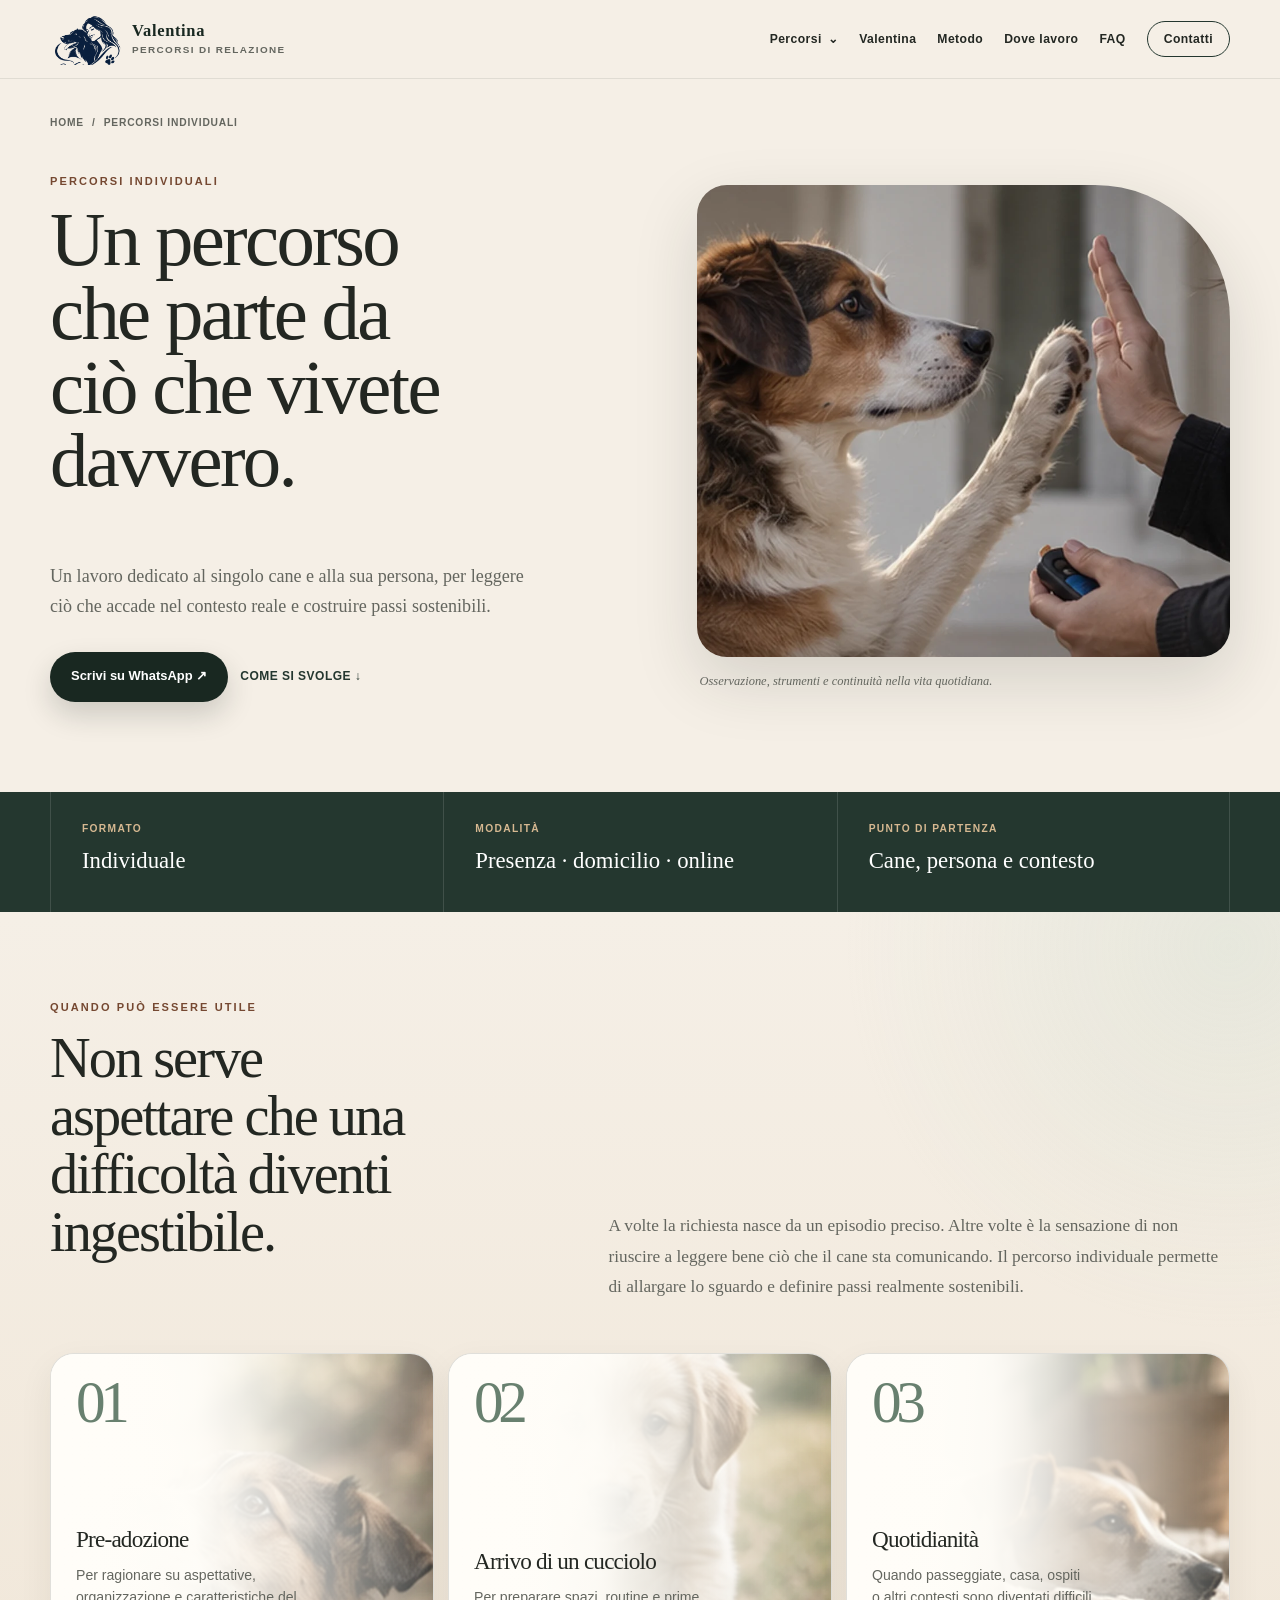
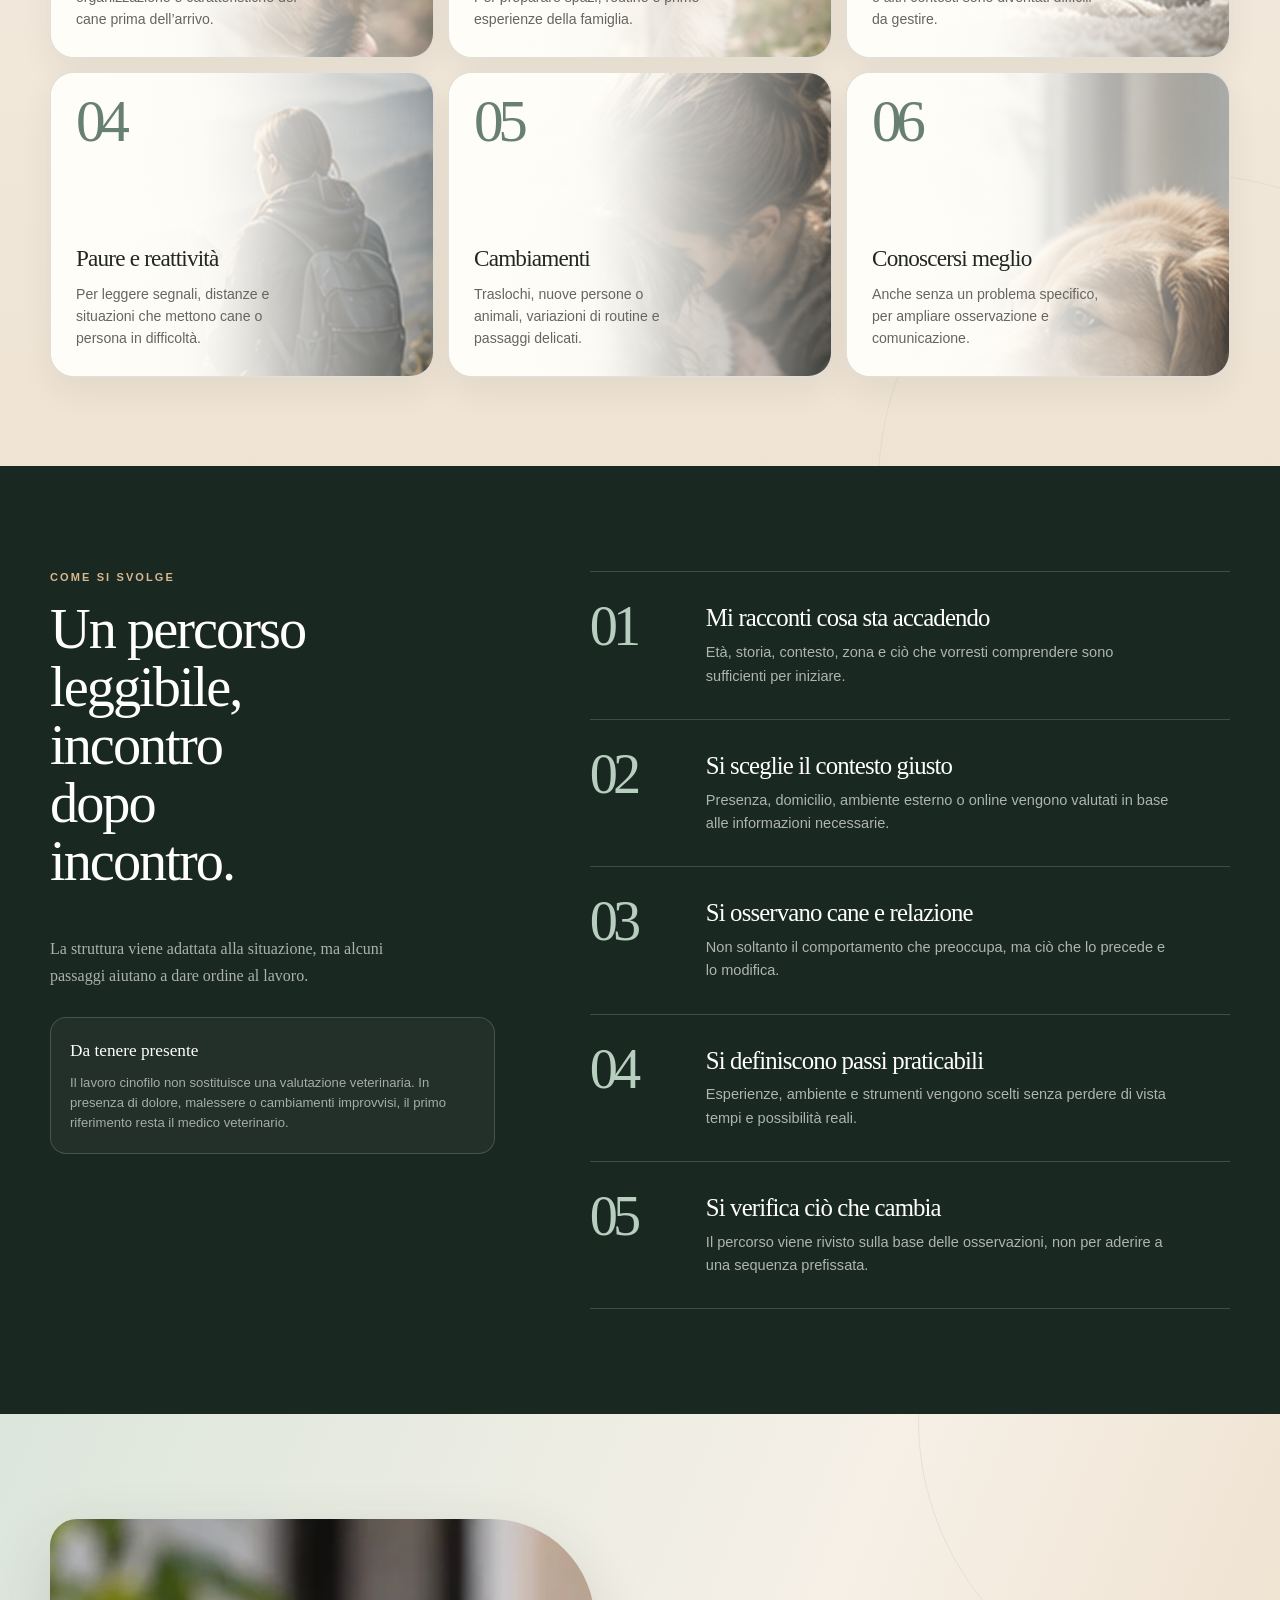
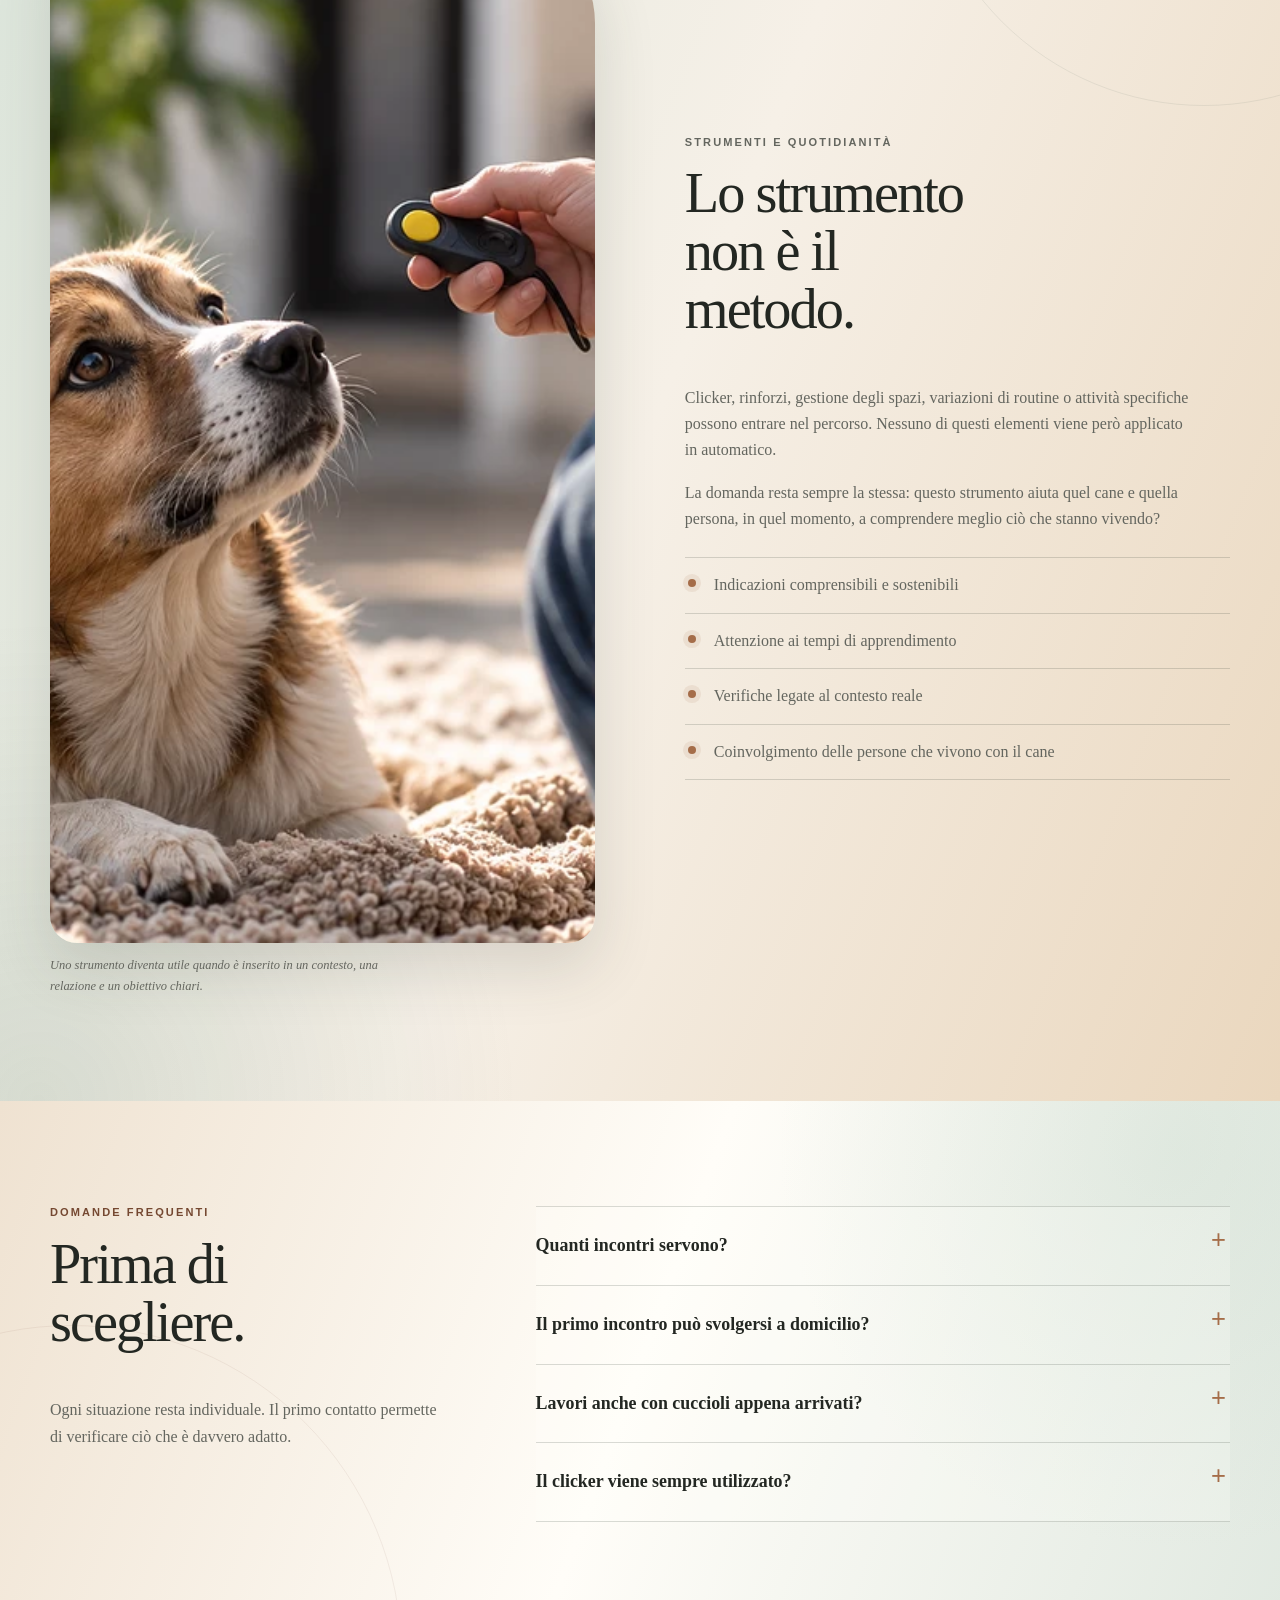
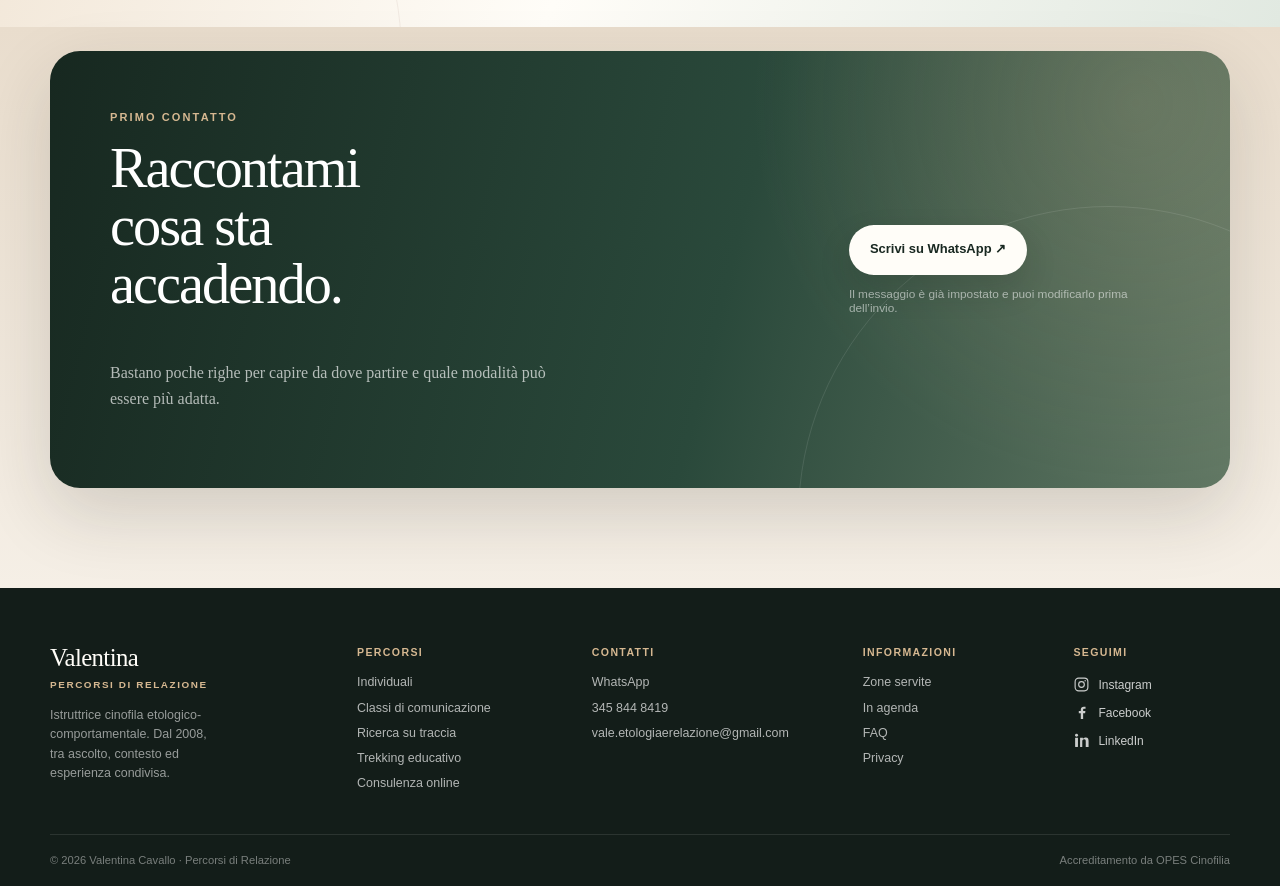
<file: percorsi-individuali/index.html>
<!DOCTYPE html>

<html class="no-js" lang="it"><head><meta charset="utf-8"/>
<meta content="width=device-width, initial-scale=1" name="viewport"/>
<meta content="#24372f" name="theme-color"/>
<meta content="Percorsi individuali per cane e persona, in presenza, a domicilio o online. Un lavoro costruito sul contesto, sulla relazione e sui bisogni reali." name="description"/>
<meta content="index,follow" name="robots"/>
<title>Percorsi individuali con il cane | Valentina Cavallo</title>
<link href="https://www.DOMINIO-DA-INSERIRE.it/percorsi-individuali/" rel="canonical"/>
<link href="../assets/favicon.svg" rel="icon" type="image/svg+xml"/>
<link href="../styles.css" rel="stylesheet"/><link href="../percorsi-individuali.css" rel="stylesheet"/>
<meta content="it_IT" property="og:locale"/>
<meta content="website" property="og:type"/>
<meta content="Valentina · Percorsi di Relazione" property="og:site_name"/>
<meta content="Percorsi individuali con il cane | Valentina Cavallo" property="og:title"/>
<meta content="Percorsi individuali per cane e persona, in presenza, a domicilio o online. Un lavoro costruito sul contesto, sulla relazione e sui bisogni reali." property="og:description"/>
<meta content="https://www.DOMINIO-DA-INSERIRE.it/percorsi-individuali/" property="og:url"/>
<meta content="https://www.DOMINIO-DA-INSERIRE.it/assets/home-hero.webp" property="og:image"/>
<meta content="summary_large_image" name="twitter:card"/><script>document.documentElement.classList.remove('no-js');document.documentElement.classList.add('js');</script></head><body class="detail detail-individual"><a class="skip-link" href="#contenuto">Vai al contenuto principale</a>
<header class="site-header" data-header=""><div class="container header-inner">
<a aria-label="Valentina, torna alla home" class="brand" href="../index.html"><img alt="" height="370" src="../assets/logo-mark.webp" width="520"/><span><strong>Valentina</strong><small>Percorsi di Relazione</small></span></a>
<button aria-controls="main-menu" aria-expanded="false" class="menu-toggle" data-menu-toggle="" type="button"><span class="sr-only">Apri il menu</span><i></i><i></i><i></i></button>
<nav aria-label="Navigazione principale" class="main-nav" data-menu="" id="main-menu">
<details class="nav-drop" data-nav-drop=""><summary>Percorsi <span aria-hidden="true">⌄</span></summary><div class="subnav">
<a aria-current="page" href="../percorsi-individuali/">Percorsi individuali</a>
<a href="../classi-di-comunicazione/">Classi di comunicazione</a>
<a href="../ricerca-su-traccia/">Ricerca su traccia</a>
<a href="../trekking-educativo/">Trekking educativo</a>
<a href="../consulenza-cinofila-online/">Consulenza online</a>
</div></details>
<a href="../index.html#valentina">Valentina</a><a href="../index.html#metodo">Metodo</a><a href="../zone-servite/">Dove lavoro</a><a href="../index.html#faq">FAQ</a><a class="nav-cta" href="../index.html#contatti">Contatti</a>
</nav></div></header><main id="contenuto"><section class="page-hero individual-hero"><div class="container"><nav aria-label="Percorso" class="breadcrumb"><a href="../index.html">Home</a><span>/</span><span aria-current="page">Percorsi individuali</span></nav><div class="page-hero-grid"><div><p class="eyebrow">Percorsi individuali</p><h1>Un percorso che parte da ciò che vivete davvero.</h1><p class="page-lead">Un lavoro dedicato al singolo cane e alla sua persona, per leggere ciò che accade nel contesto reale e costruire passi sostenibili.</p><div class="hero-actions"><a class="button primary" href="https://wa.me/393458448419?text=Ciao%20Valentina%2C%20vorrei%20capire%20se%20un%20percorso%20individuale%20pu%C3%B2%20essere%20adatto.%20Il%20mio%20cane%20ha%20%5Bet%C3%A0%5D%2C%20viviamo%20a%20%5Bzona%5D%20e%20vorrei%20confrontarmi%20su%20%5Bsituazione%20o%20bisogno%5D." rel="noopener noreferrer" target="_blank">Scrivi su WhatsApp ↗</a><a class="text-link" href="#come-funziona">Come si svolge ↓</a></div></div><figure class="page-hero-visual"><img alt="Una persona lavora con un cane durante un’attività individuale" src="../assets/activity-individual.webp" style="object-position:50% 50%"/><figcaption>Osservazione, strumenti e continuità nella vita quotidiana.</figcaption></figure></div></div></section><section class="facts"><div class="container facts-grid"><article><span>Formato</span><strong>Individuale</strong></article><article><span>Modalità</span><strong>Presenza · domicilio · online</strong></article><article><span>Punto di partenza</span><strong>Cane, persona e contesto</strong></article></div></section><section class="section individual-use" id="quando-puo-essere-utile">
<div class="container">
<div class="individual-use-intro">
<div>
<p class="eyebrow">Quando può essere utile</p>
<h2>Non serve aspettare che una difficoltà diventi ingestibile.</h2>
</div>
<p>A volte la richiesta nasce da un episodio preciso. Altre volte è la sensazione di non riuscire a leggere bene ciò che il cane sta comunicando. Il percorso individuale permette di allargare lo sguardo e definire passi realmente sostenibili.</p>
</div>
<div class="visual-card-grid three individual-use-grid">
<article class="visual-text-card individual-use-card" style="--card-image:url('assets/individual-use-01.webp');--card-position:76% 50%">
<span class="visual-num">01</span>
<div><h3>Pre-adozione</h3><p>Per ragionare su aspettative, organizzazione e caratteristiche del cane prima dell’arrivo.</p></div>
</article>
<article class="visual-text-card individual-use-card" style="--card-image:url('assets/individual-use-02.webp');--card-position:72% 50%">
<span class="visual-num">02</span>
<div><h3>Arrivo di un cucciolo</h3><p>Per preparare spazi, routine e prime esperienze della famiglia.</p></div>
</article>
<article class="visual-text-card individual-use-card" style="--card-image:url('assets/individual-use-03.webp');--card-position:74% 50%">
<span class="visual-num">03</span>
<div><h3>Quotidianità</h3><p>Quando passeggiate, casa, ospiti o altri contesti sono diventati difficili da gestire.</p></div>
</article>
<article class="visual-text-card individual-use-card" style="--card-image:url('assets/individual-use-04.webp');--card-position:74% 50%">
<span class="visual-num">04</span>
<div><h3>Paure e reattività</h3><p>Per leggere segnali, distanze e situazioni che mettono cane o persona in difficoltà.</p></div>
</article>
<article class="visual-text-card individual-use-card" style="--card-image:url('assets/individual-use-05.webp');--card-position:73% 50%">
<span class="visual-num">05</span>
<div><h3>Cambiamenti</h3><p>Traslochi, nuove persone o animali, variazioni di routine e passaggi delicati.</p></div>
</article>
<article class="visual-text-card individual-use-card" style="--card-image:url('assets/individual-use-06.webp');--card-position:76% 50%">
<span class="visual-num">06</span>
<div><h3>Conoscersi meglio</h3><p>Anche senza un problema specifico, per ampliare osservazione e comunicazione.</p></div>
</article>
</div>
</div>
</section><section class="section process" id="come-funziona"><div class="container process-grid"><div class="process-intro"><p class="eyebrow">Come si svolge</p><h2>Un percorso leggibile, incontro dopo incontro.</h2><p>La struttura viene adattata alla situazione, ma alcuni passaggi aiutano a dare ordine al lavoro.</p><aside class="process-note"><strong>Da tenere presente</strong><p>Il lavoro cinofilo non sostituisce una valutazione veterinaria. In presenza di dolore, malessere o cambiamenti improvvisi, il primo riferimento resta il medico veterinario.</p></aside></div><ol class="process-list"><li><span class="process-num">01</span><div><h3>Mi racconti cosa sta accadendo</h3><p>Età, storia, contesto, zona e ciò che vorresti comprendere sono sufficienti per iniziare.</p></div></li><li><span class="process-num">02</span><div><h3>Si sceglie il contesto giusto</h3><p>Presenza, domicilio, ambiente esterno o online vengono valutati in base alle informazioni necessarie.</p></div></li><li><span class="process-num">03</span><div><h3>Si osservano cane e relazione</h3><p>Non soltanto il comportamento che preoccupa, ma ciò che lo precede e lo modifica.</p></div></li><li><span class="process-num">04</span><div><h3>Si definiscono passi praticabili</h3><p>Esperienze, ambiente e strumenti vengono scelti senza perdere di vista tempi e possibilità reali.</p></div></li><li><span class="process-num">05</span><div><h3>Si verifica ciò che cambia</h3><p>Il percorso viene rivisto sulla base delle osservazioni, non per aderire a una sequenza prefissata.</p></div></li></ol></div></section><section class="section feature individual-feature"><div class="container feature-grid"><figure><img alt="Un cane osserva con attenzione il clicker tenuto dalla persona durante un esercizio individuale e tranquillo" decoding="async" height="1024" loading="lazy" sizes="(max-width: 860px) calc(100vw - 32px), 50vw" src="../assets/individual-tools-hd-1536.webp" srcset="../assets/individual-tools-hd-960.webp 960w, ../assets/individual-tools-hd-1536.webp 1536w" width="1536"/><figcaption>Uno strumento diventa utile quando è inserito in un contesto, una relazione e un obiettivo chiari.</figcaption></figure><div><p class="eyebrow">Strumenti e quotidianità</p><h2>Lo strumento non è il metodo.</h2><p>Clicker, rinforzi, gestione degli spazi, variazioni di routine o attività specifiche possono entrare nel percorso. Nessuno di questi elementi viene però applicato in automatico.</p><p>La domanda resta sempre la stessa: questo strumento aiuta quel cane e quella persona, in quel momento, a comprendere meglio ciò che stanno vivendo?</p><ul class="check-list"><li>Indicazioni comprensibili e sostenibili</li><li>Attenzione ai tempi di apprendimento</li><li>Verifiche legate al contesto reale</li><li>Coinvolgimento delle persone che vivono con il cane</li></ul></div></div></section><section class="section faq individual-faq"><div class="container faq-grid"><div><p class="eyebrow">Domande frequenti</p><h2>Prima di scegliere.</h2><p>Ogni situazione resta individuale. Il primo contatto permette di verificare ciò che è davvero adatto.</p></div><div class="faq-list"><details><summary>Quanti incontri servono?</summary><p>Non esiste un numero uguale per tutti. Dopo il primo confronto, Valentina propone una direzione e la verifica nel tempo.</p></details><details><summary>Il primo incontro può svolgersi a domicilio?</summary><p>Sì, quando osservare il cane nel contesto domestico è utile e la zona è raggiungibile.</p></details><details><summary>Lavori anche con cuccioli appena arrivati?</summary><p>Sì. Il percorso può accompagnare l’inserimento del cucciolo e l’organizzazione della quotidianità.</p></details><details><summary>Il clicker viene sempre utilizzato?</summary><p>No. È uno degli strumenti possibili e viene proposto soltanto quando è coerente con il percorso.</p></details></div></div></section><section class="final-cta individual-final-cta"><div class="container cta-card"><div><p class="eyebrow">Primo contatto</p><h2>Raccontami cosa sta accadendo.</h2><p>Bastano poche righe per capire da dove partire e quale modalità può essere più adatta.</p></div><div><a class="button light" href="https://wa.me/393458448419?text=Ciao%20Valentina%2C%20vorrei%20capire%20se%20un%20percorso%20individuale%20pu%C3%B2%20essere%20adatto.%20Il%20mio%20cane%20ha%20%5Bet%C3%A0%5D%2C%20viviamo%20a%20%5Bzona%5D%20e%20vorrei%20confrontarmi%20su%20%5Bsituazione%20o%20bisogno%5D." rel="noopener noreferrer" target="_blank">Scrivi su WhatsApp ↗</a><small>Il messaggio è già impostato e puoi modificarlo prima dell’invio.</small></div></div></section></main><footer class="site-footer"><div class="container footer-grid">
<div class="footer-brand"><a aria-label="Valentina, torna alla pagina iniziale" class="footer-brand-sign" href="../index.html"><strong>Valentina</strong><small>Percorsi di Relazione</small></a><p>Istruttrice cinofila etologico-comportamentale. Dal 2008, tra ascolto, contesto ed esperienza condivisa.</p></div>
<nav aria-label="Percorsi" class="footer-col"><span>Percorsi</span><a href="../percorsi-individuali/">Individuali</a><a href="../classi-di-comunicazione/">Classi di comunicazione</a><a href="../ricerca-su-traccia/">Ricerca su traccia</a><a href="../trekking-educativo/">Trekking educativo</a><a href="../consulenza-cinofila-online/">Consulenza online</a></nav>
<div class="footer-col"><span>Contatti</span><a href="https://wa.me/393458448419?text=Ciao%20Valentina%2C%20ho%20visitato%20il%20tuo%20sito%20e%20vorrei%20chiederti%20un%20primo%20confronto.%20Il%20mio%20cane%20ha%20%5Bet%C3%A0%5D%2C%20viviamo%20a%20%5Bzona%5D%20e%20vorrei%20parlarti%20di%20%5Bsituazione%20o%20bisogno%5D." rel="noopener noreferrer" target="_blank">WhatsApp</a><a href="tel:+393458448419">345 844 8419</a><a href="mailto:vale.etologiaerelazione@gmail.com">vale.etologiaerelazione@gmail.com</a></div>
<nav aria-label="Informazioni" class="footer-col"><span>Informazioni</span><a href="../zone-servite/">Zone servite</a><a href="../agenda.html">In agenda</a><a href="../index.html#faq">FAQ</a><a href="../privacy.html">Privacy</a></nav>
<div class="footer-col"><span>Seguimi</span><div aria-label="Profili social di Valentina" class="social-links compact">
<a aria-label="Instagram di Valentina, si apre in una nuova scheda" href="https://www.instagram.com/valentina_educatrice_cinofila/" rel="me noopener noreferrer" target="_blank"><svg aria-hidden="true" viewbox="0 0 24 24"><rect height="18" rx="5" width="18" x="3" y="3"></rect><circle cx="12" cy="12" r="4"></circle><circle class="fill" cx="17.2" cy="6.8" r="1"></circle></svg><span>Instagram</span></a>
<a aria-label="Facebook di Valentina, si apre in una nuova scheda" href="https://www.facebook.com/valentina.cavallo.12/" rel="me noopener noreferrer" target="_blank"><svg aria-hidden="true" viewbox="0 0 24 24"><path d="M14.3 21v-8h2.8l.4-3h-3.2V8.2c0-.9.3-1.5 1.6-1.5h1.8V4a24 24 0 0 0-2.5-.1c-2.5 0-4.2 1.5-4.2 4.3V10H8.2v3H11v8h3.3Z"></path></svg><span>Facebook</span></a>
<a aria-label="LinkedIn di Valentina, si apre in una nuova scheda" href="https://it.linkedin.com/in/valentina-cavallo-a0378b366" rel="me noopener noreferrer" target="_blank"><svg aria-hidden="true" viewbox="0 0 24 24"><rect height="13" rx=".5" width="4" x="3" y="8"></rect><circle cx="5" cy="4.7" r="2.1"></circle><path d="M10 8h4v1.8c.9-1.3 2.1-2.1 4.2-2.1 3.1 0 3.8 2 3.8 5.2V21h-4v-7.2c0-1.7 0-3.5-2.2-3.5-2.3 0-2.7 1.8-2.7 3.4V21H10V8Z"></path></svg><span>LinkedIn</span></a>
</div></div>
</div><div class="container footer-bottom"><p>© <span data-year="">2026</span> Valentina Cavallo · Percorsi di Relazione</p><p>Accreditamento da OPES Cinofilia</p></div></footer><script defer="" src="../script.js"></script></body></html>
</file>
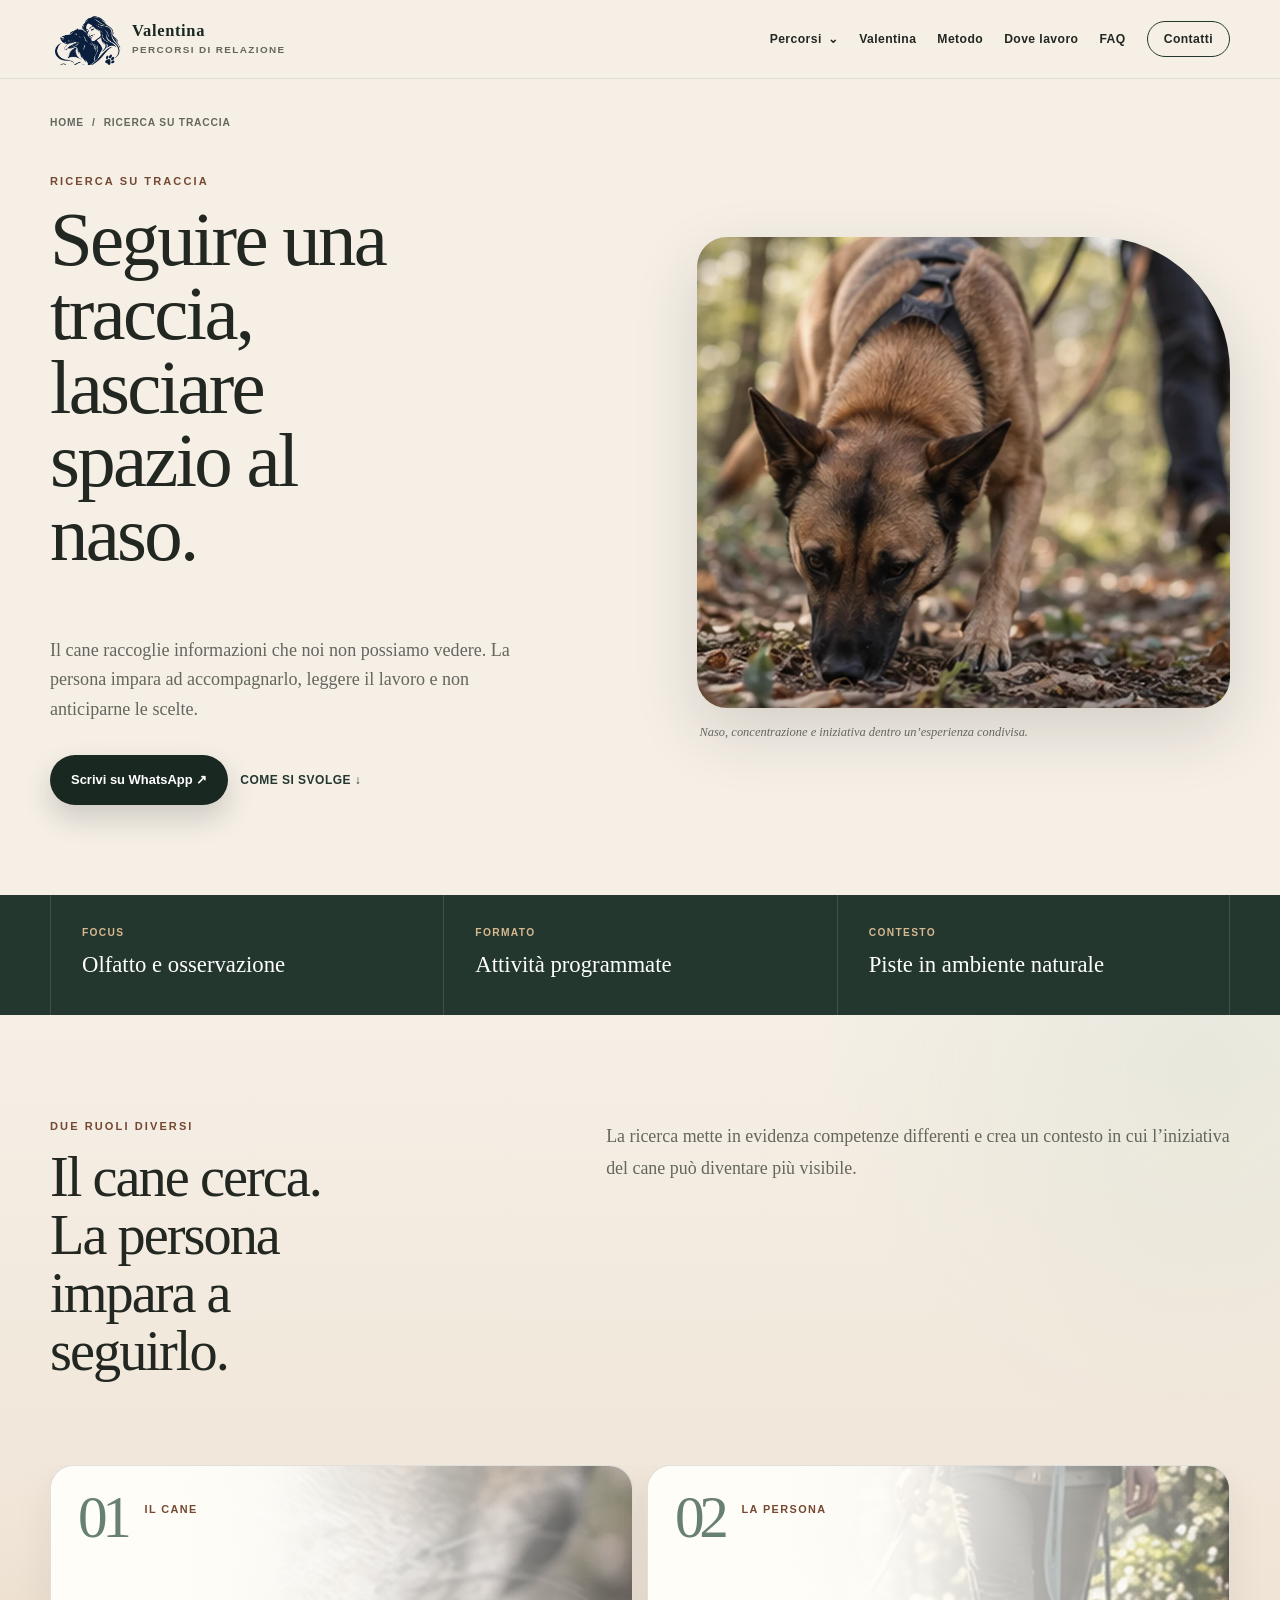
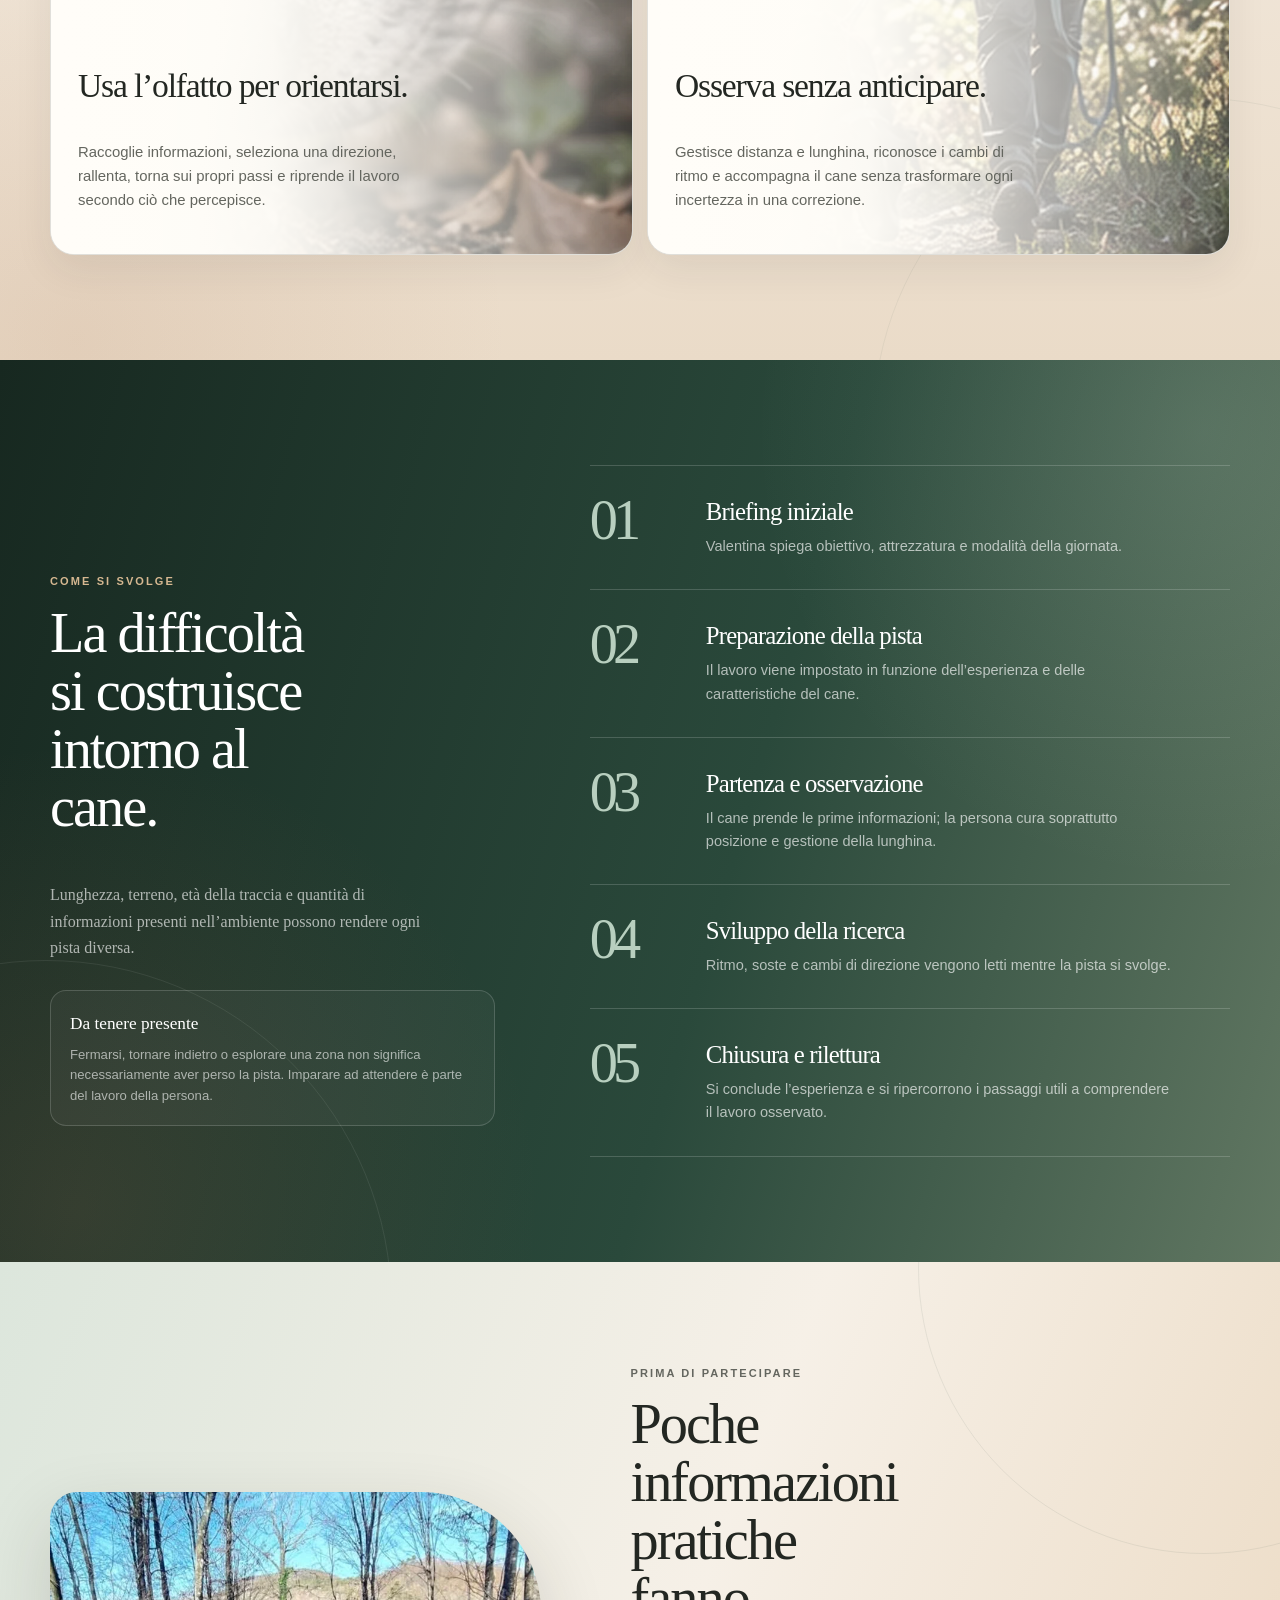
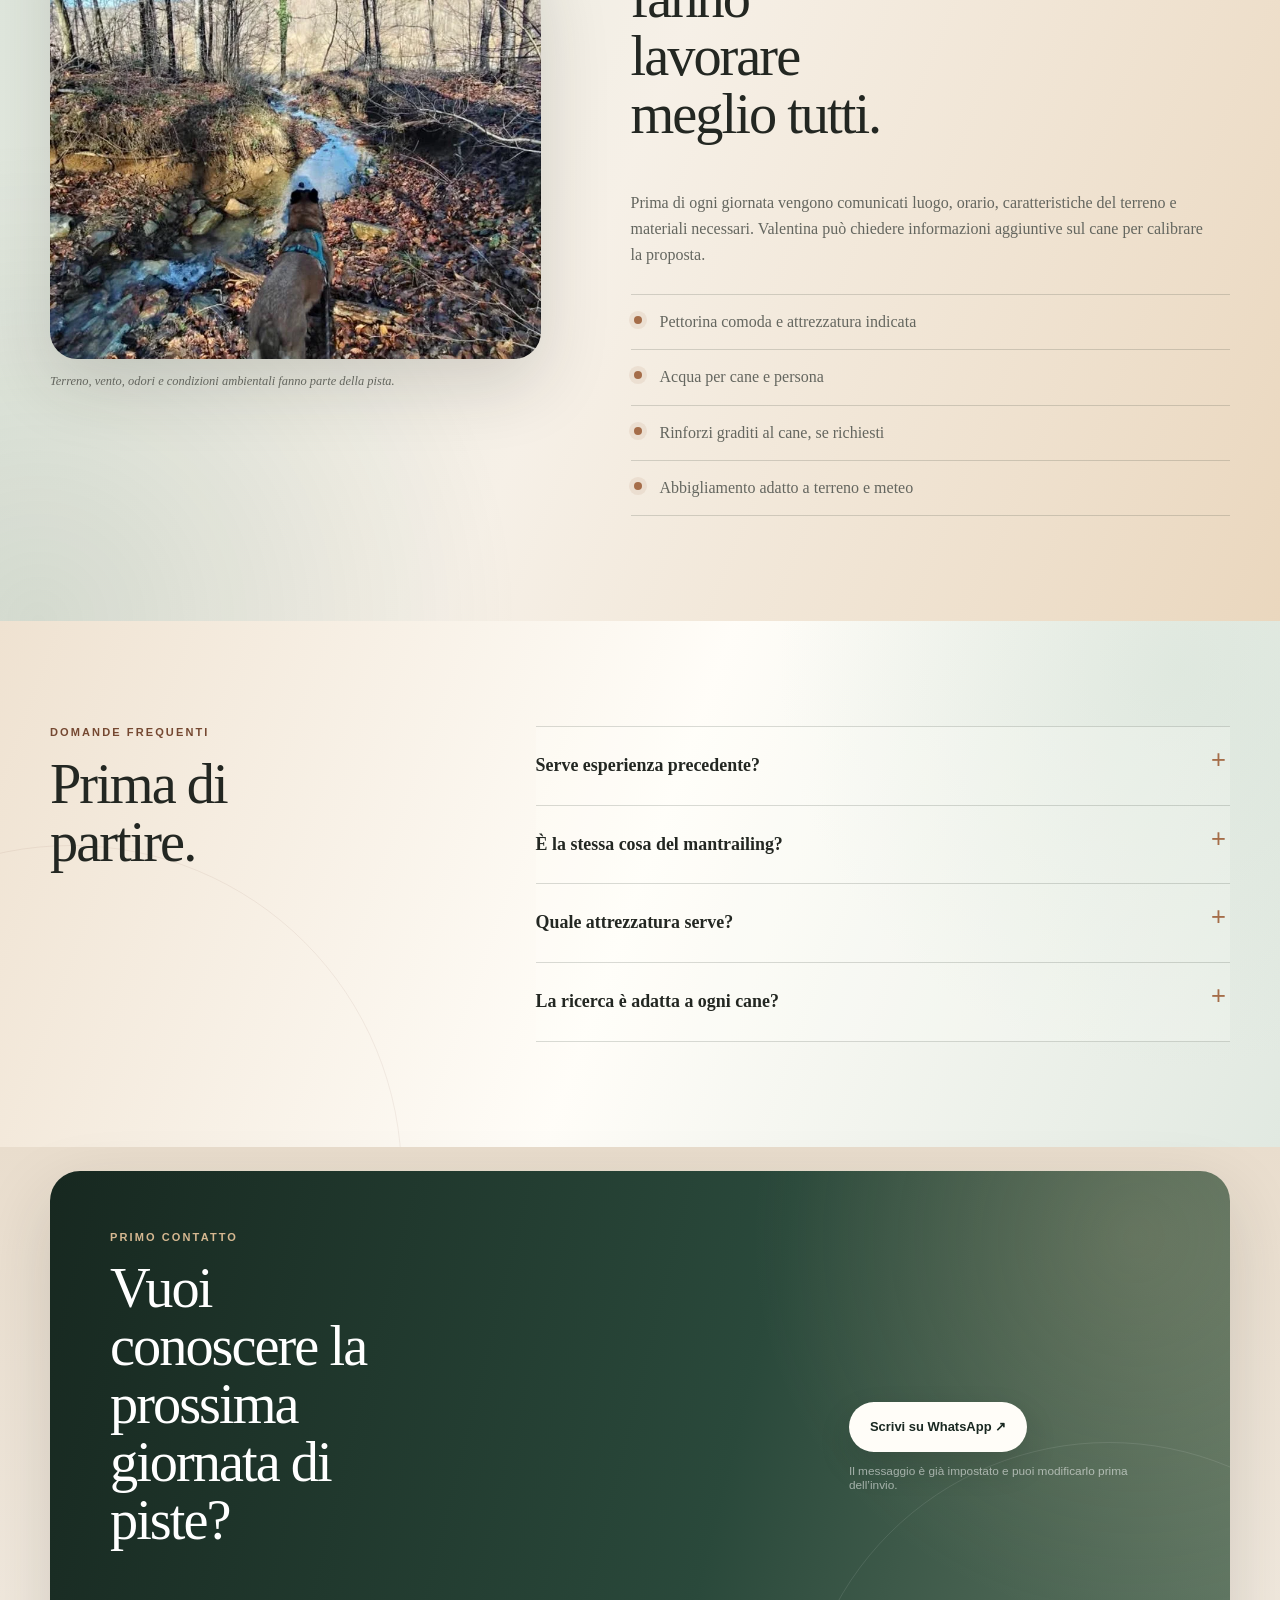
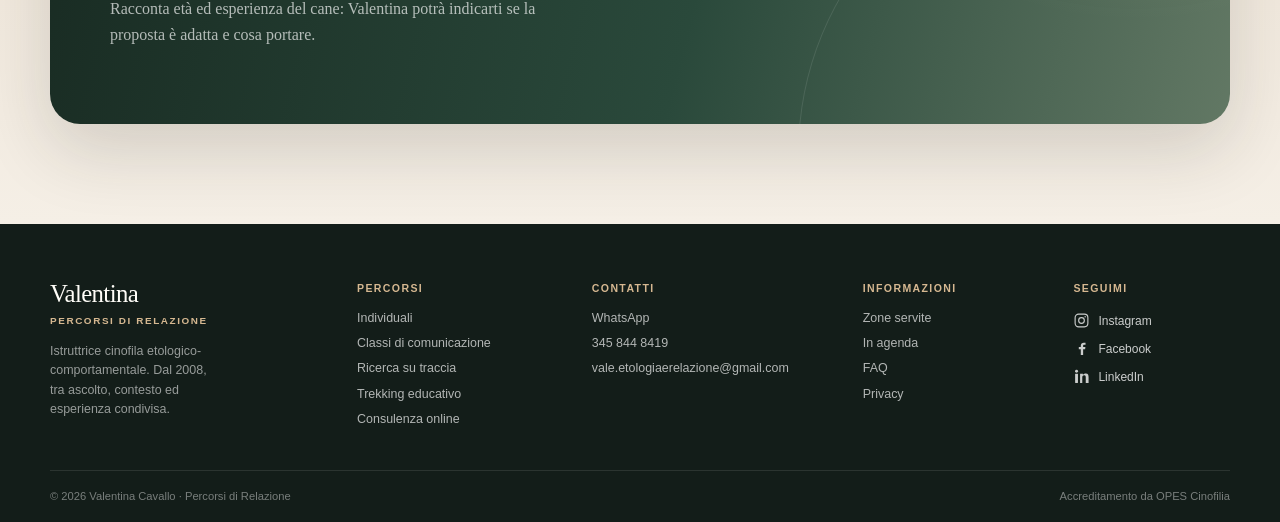
<file: ricerca-su-traccia/index.html>
<!DOCTYPE html>

<html class="no-js" lang="it"><head><meta charset="utf-8"/>
<meta content="width=device-width, initial-scale=1" name="viewport"/>
<meta content="#24372f" name="theme-color"/>
<meta content="Attività di ricerca su traccia e piste: un’esperienza olfattiva in cui il cane guida il lavoro e la persona impara a osservarne ritmo, soste e scelte." name="description"/>
<meta content="index,follow" name="robots"/>
<title>Ricerca su traccia per cani | Valentina Cavallo</title>
<link href="https://www.DOMINIO-DA-INSERIRE.it/ricerca-su-traccia/" rel="canonical"/>
<link href="../assets/favicon.svg" rel="icon" type="image/svg+xml"/>
<link href="../styles.css" rel="stylesheet"/><link href="../ricerca-su-traccia.css" rel="stylesheet"/>
<meta content="it_IT" property="og:locale"/>
<meta content="website" property="og:type"/>
<meta content="Valentina · Percorsi di Relazione" property="og:site_name"/>
<meta content="Ricerca su traccia per cani | Valentina Cavallo" property="og:title"/>
<meta content="Attività di ricerca su traccia e piste: un’esperienza olfattiva in cui il cane guida il lavoro e la persona impara a osservarne ritmo, soste e scelte." property="og:description"/>
<meta content="https://www.DOMINIO-DA-INSERIRE.it/ricerca-su-traccia/" property="og:url"/>
<meta content="https://www.DOMINIO-DA-INSERIRE.it/assets/home-hero.webp" property="og:image"/>
<meta content="summary_large_image" name="twitter:card"/><script>document.documentElement.classList.remove('no-js');document.documentElement.classList.add('js');</script></head><body class="detail detail-tracking"><a class="skip-link" href="#contenuto">Vai al contenuto principale</a>
<header class="site-header" data-header=""><div class="container header-inner">
<a aria-label="Valentina, torna alla home" class="brand" href="../index.html"><img alt="" height="370" src="../assets/logo-mark.webp" width="520"/><span><strong>Valentina</strong><small>Percorsi di Relazione</small></span></a>
<button aria-controls="main-menu" aria-expanded="false" class="menu-toggle" data-menu-toggle="" type="button"><span class="sr-only">Apri il menu</span><i></i><i></i><i></i></button>
<nav aria-label="Navigazione principale" class="main-nav" data-menu="" id="main-menu">
<details class="nav-drop" data-nav-drop=""><summary>Percorsi <span aria-hidden="true">⌄</span></summary><div class="subnav">
<a href="../percorsi-individuali/">Percorsi individuali</a>
<a href="../classi-di-comunicazione/">Classi di comunicazione</a>
<a aria-current="page" href="../ricerca-su-traccia/">Ricerca su traccia</a>
<a href="../trekking-educativo/">Trekking educativo</a>
<a href="../consulenza-cinofila-online/">Consulenza online</a>
</div></details>
<a href="../index.html#valentina">Valentina</a><a href="../index.html#metodo">Metodo</a><a href="../zone-servite/">Dove lavoro</a><a href="../index.html#faq">FAQ</a><a class="nav-cta" href="../index.html#contatti">Contatti</a>
</nav></div></header><main id="contenuto"><section class="page-hero"><div class="container"><nav aria-label="Percorso" class="breadcrumb"><a href="../index.html">Home</a><span>/</span><span aria-current="page">Ricerca su traccia</span></nav><div class="page-hero-grid"><div><p class="eyebrow">Ricerca su traccia</p><h1>Seguire una traccia, lasciare spazio al naso.</h1><p class="page-lead">Il cane raccoglie informazioni che noi non possiamo vedere. La persona impara ad accompagnarlo, leggere il lavoro e non anticiparne le scelte.</p><div class="hero-actions"><a class="button primary" href="https://wa.me/393458448419?text=Ciao%20Valentina%2C%20vorrei%20informazioni%20sulle%20prossime%20attivit%C3%A0%20di%20ricerca%20su%20traccia.%20Il%20mio%20cane%20ha%20%5Bet%C3%A0%5D%2C%20ha%20%5Bnessuna%20%2F%20un%20po%E2%80%99%20di%5D%20esperienza%20e%20viviamo%20a%20%5Bzona%5D." rel="noopener noreferrer" target="_blank">Scrivi su WhatsApp ↗</a><a class="text-link" href="#come-funziona">Come si svolge ↓</a></div></div><figure class="page-hero-visual"><img alt="Un cane segue una traccia olfattiva nel bosco" src="../assets/activity-tracking.webp" style="object-position:50% 50%"/><figcaption>Naso, concentrazione e iniziativa dentro un’esperienza condivisa.</figcaption></figure></div></div></section><section class="facts"><div class="container facts-grid"><article><span>Focus</span><strong>Olfatto e osservazione</strong></article><article><span>Formato</span><strong>Attività programmate</strong></article><article><span>Contesto</span><strong>Piste in ambiente naturale</strong></article></div></section><section class="section intro-split tracking-intro"><div class="container"><div><p class="eyebrow">Due ruoli diversi</p><h2>Il cane cerca. La persona impara a seguirlo.</h2></div><p>La ricerca mette in evidenza competenze differenti e crea un contesto in cui l’iniziativa del cane può diventare più visibile.</p></div></section><section class="section warm tracking-roles"><div class="container"><div class="role-grid"><article class="role-card" style="--card-image:url('assets/tracking-dog.webp')"><div class="role-head"><span class="visual-num">01</span><small>Il cane</small></div><div><h3>Usa l’olfatto per orientarsi.</h3><p>Raccoglie informazioni, seleziona una direzione, rallenta, torna sui propri passi e riprende il lavoro secondo ciò che percepisce.</p></div></article><article class="role-card" style="--card-image:url('assets/tracking-person.webp')"><div class="role-head"><span class="visual-num">02</span><small>La persona</small></div><div><h3>Osserva senza anticipare.</h3><p>Gestisce distanza e lunghina, riconosce i cambi di ritmo e accompagna il cane senza trasformare ogni incertezza in una correzione.</p></div></article></div></div></section><section class="section process tracking-process" id="come-funziona"><div class="container process-grid"><div class="process-intro"><p class="eyebrow">Come si svolge</p><h2>La difficoltà si costruisce intorno al cane.</h2><p>Lunghezza, terreno, età della traccia e quantità di informazioni presenti nell’ambiente possono rendere ogni pista diversa.</p><aside class="process-note"><strong>Da tenere presente</strong><p>Fermarsi, tornare indietro o esplorare una zona non significa necessariamente aver perso la pista. Imparare ad attendere è parte del lavoro della persona.</p></aside></div><ol class="process-list"><li><span class="process-num">01</span><div><h3>Briefing iniziale</h3><p>Valentina spiega obiettivo, attrezzatura e modalità della giornata.</p></div></li><li><span class="process-num">02</span><div><h3>Preparazione della pista</h3><p>Il lavoro viene impostato in funzione dell’esperienza e delle caratteristiche del cane.</p></div></li><li><span class="process-num">03</span><div><h3>Partenza e osservazione</h3><p>Il cane prende le prime informazioni; la persona cura soprattutto posizione e gestione della lunghina.</p></div></li><li><span class="process-num">04</span><div><h3>Sviluppo della ricerca</h3><p>Ritmo, soste e cambi di direzione vengono letti mentre la pista si svolge.</p></div></li><li><span class="process-num">05</span><div><h3>Chiusura e rilettura</h3><p>Si conclude l’esperienza e si ripercorrono i passaggi utili a comprendere il lavoro osservato.</p></div></li></ol></div></section><section class="section feature tracking-feature"><div class="container feature-grid"><figure><img alt="Un cane percorre un sentiero nel bosco accanto a un corso d’acqua" src="../assets/zone-pontinvrea.webp"/><figcaption>Terreno, vento, odori e condizioni ambientali fanno parte della pista.</figcaption></figure><div><p class="eyebrow">Prima di partecipare</p><h2>Poche informazioni pratiche fanno lavorare meglio tutti.</h2><p>Prima di ogni giornata vengono comunicati luogo, orario, caratteristiche del terreno e materiali necessari. Valentina può chiedere informazioni aggiuntive sul cane per calibrare la proposta.</p><ul class="check-list"><li>Pettorina comoda e attrezzatura indicata</li><li>Acqua per cane e persona</li><li>Rinforzi graditi al cane, se richiesti</li><li>Abbigliamento adatto a terreno e meteo</li></ul></div></div></section><section class="section faq tracking-faq"><div class="container faq-grid"><div><p class="eyebrow">Domande frequenti</p><h2>Prima di partire.</h2></div><div class="faq-list"><details><summary>Serve esperienza precedente?</summary><p>No. La difficoltà della pista e le indicazioni possono essere adattate.</p></details><details><summary>È la stessa cosa del mantrailing?</summary><p>Le proposte descritte qui hanno finalità educative ed esperienziali; obiettivo e struttura vengono spiegati prima dell’iscrizione.</p></details><details><summary>Quale attrezzatura serve?</summary><p>Le indicazioni vengono inviate prima dell’attività.</p></details><details><summary>La ricerca è adatta a ogni cane?</summary><p>La partecipazione viene valutata considerando età, salute, esperienza e caratteristiche individuali.</p></details></div></div></section><section class="final-cta tracking-final-cta"><div class="container cta-card"><div><p class="eyebrow">Primo contatto</p><h2>Vuoi conoscere la prossima giornata di piste?</h2><p>Racconta età ed esperienza del cane: Valentina potrà indicarti se la proposta è adatta e cosa portare.</p></div><div><a class="button light" href="https://wa.me/393458448419?text=Ciao%20Valentina%2C%20vorrei%20informazioni%20sulle%20prossime%20attivit%C3%A0%20di%20ricerca%20su%20traccia.%20Il%20mio%20cane%20ha%20%5Bet%C3%A0%5D%2C%20ha%20%5Bnessuna%20%2F%20un%20po%E2%80%99%20di%5D%20esperienza%20e%20viviamo%20a%20%5Bzona%5D." rel="noopener noreferrer" target="_blank">Scrivi su WhatsApp ↗</a><small>Il messaggio è già impostato e puoi modificarlo prima dell’invio.</small></div></div></section></main><footer class="site-footer"><div class="container footer-grid">
<div class="footer-brand"><a aria-label="Valentina, torna alla pagina iniziale" class="footer-brand-sign" href="../index.html"><strong>Valentina</strong><small>Percorsi di Relazione</small></a><p>Istruttrice cinofila etologico-comportamentale. Dal 2008, tra ascolto, contesto ed esperienza condivisa.</p></div>
<nav aria-label="Percorsi" class="footer-col"><span>Percorsi</span><a href="../percorsi-individuali/">Individuali</a><a href="../classi-di-comunicazione/">Classi di comunicazione</a><a href="../ricerca-su-traccia/">Ricerca su traccia</a><a href="../trekking-educativo/">Trekking educativo</a><a href="../consulenza-cinofila-online/">Consulenza online</a></nav>
<div class="footer-col"><span>Contatti</span><a href="https://wa.me/393458448419?text=Ciao%20Valentina%2C%20ho%20visitato%20il%20tuo%20sito%20e%20vorrei%20chiederti%20un%20primo%20confronto.%20Il%20mio%20cane%20ha%20%5Bet%C3%A0%5D%2C%20viviamo%20a%20%5Bzona%5D%20e%20vorrei%20parlarti%20di%20%5Bsituazione%20o%20bisogno%5D." rel="noopener noreferrer" target="_blank">WhatsApp</a><a href="tel:+393458448419">345 844 8419</a><a href="mailto:vale.etologiaerelazione@gmail.com">vale.etologiaerelazione@gmail.com</a></div>
<nav aria-label="Informazioni" class="footer-col"><span>Informazioni</span><a href="../zone-servite/">Zone servite</a><a href="../agenda.html">In agenda</a><a href="../index.html#faq">FAQ</a><a href="../privacy.html">Privacy</a></nav>
<div class="footer-col"><span>Seguimi</span><div aria-label="Profili social di Valentina" class="social-links compact">
<a aria-label="Instagram di Valentina, si apre in una nuova scheda" href="https://www.instagram.com/valentina_educatrice_cinofila/" rel="me noopener noreferrer" target="_blank"><svg aria-hidden="true" viewbox="0 0 24 24"><rect height="18" rx="5" width="18" x="3" y="3"></rect><circle cx="12" cy="12" r="4"></circle><circle class="fill" cx="17.2" cy="6.8" r="1"></circle></svg><span>Instagram</span></a>
<a aria-label="Facebook di Valentina, si apre in una nuova scheda" href="https://www.facebook.com/valentina.cavallo.12/" rel="me noopener noreferrer" target="_blank"><svg aria-hidden="true" viewbox="0 0 24 24"><path d="M14.3 21v-8h2.8l.4-3h-3.2V8.2c0-.9.3-1.5 1.6-1.5h1.8V4a24 24 0 0 0-2.5-.1c-2.5 0-4.2 1.5-4.2 4.3V10H8.2v3H11v8h3.3Z"></path></svg><span>Facebook</span></a>
<a aria-label="LinkedIn di Valentina, si apre in una nuova scheda" href="https://it.linkedin.com/in/valentina-cavallo-a0378b366" rel="me noopener noreferrer" target="_blank"><svg aria-hidden="true" viewbox="0 0 24 24"><rect height="13" rx=".5" width="4" x="3" y="8"></rect><circle cx="5" cy="4.7" r="2.1"></circle><path d="M10 8h4v1.8c.9-1.3 2.1-2.1 4.2-2.1 3.1 0 3.8 2 3.8 5.2V21h-4v-7.2c0-1.7 0-3.5-2.2-3.5-2.3 0-2.7 1.8-2.7 3.4V21H10V8Z"></path></svg><span>LinkedIn</span></a>
</div></div>
</div><div class="container footer-bottom"><p>© <span data-year="">2026</span> Valentina Cavallo · Percorsi di Relazione</p><p>Accreditamento da OPES Cinofilia</p></div></footer><script defer="" src="../script.js"></script></body></html>
</file>
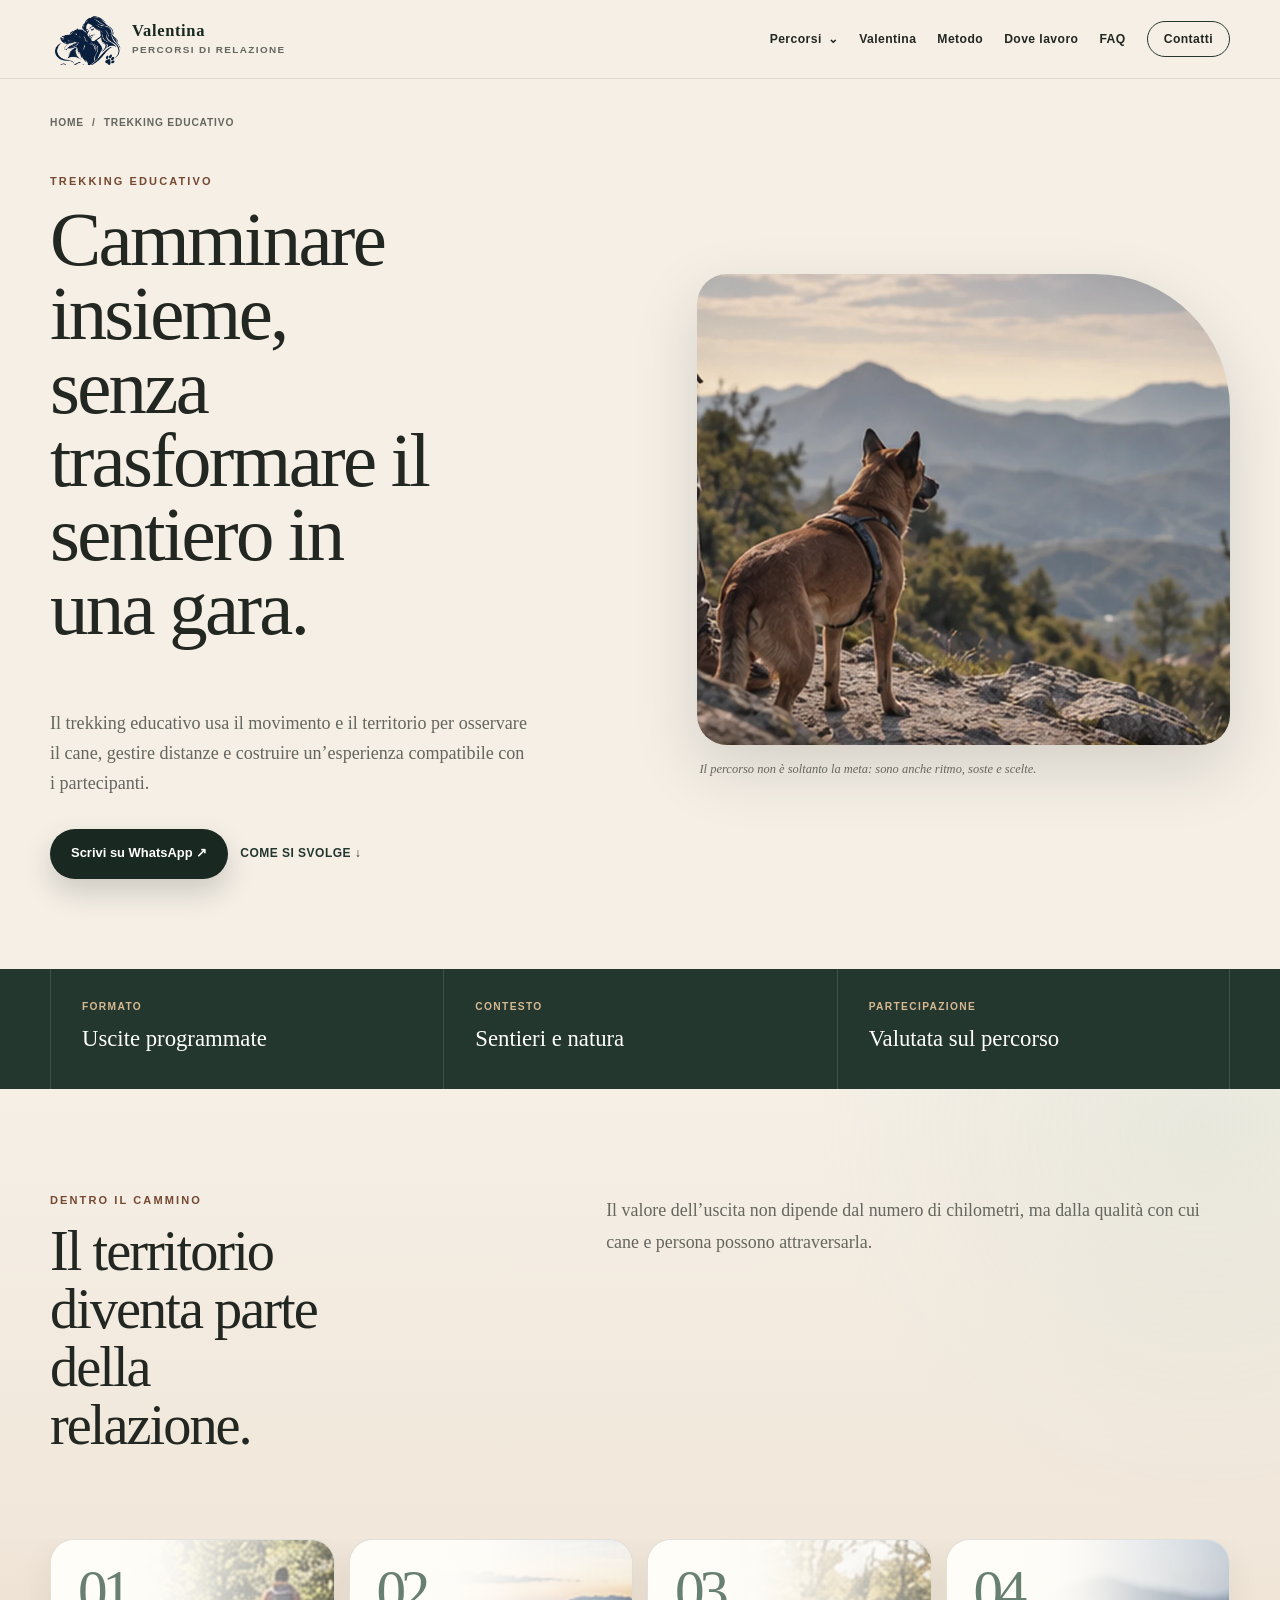
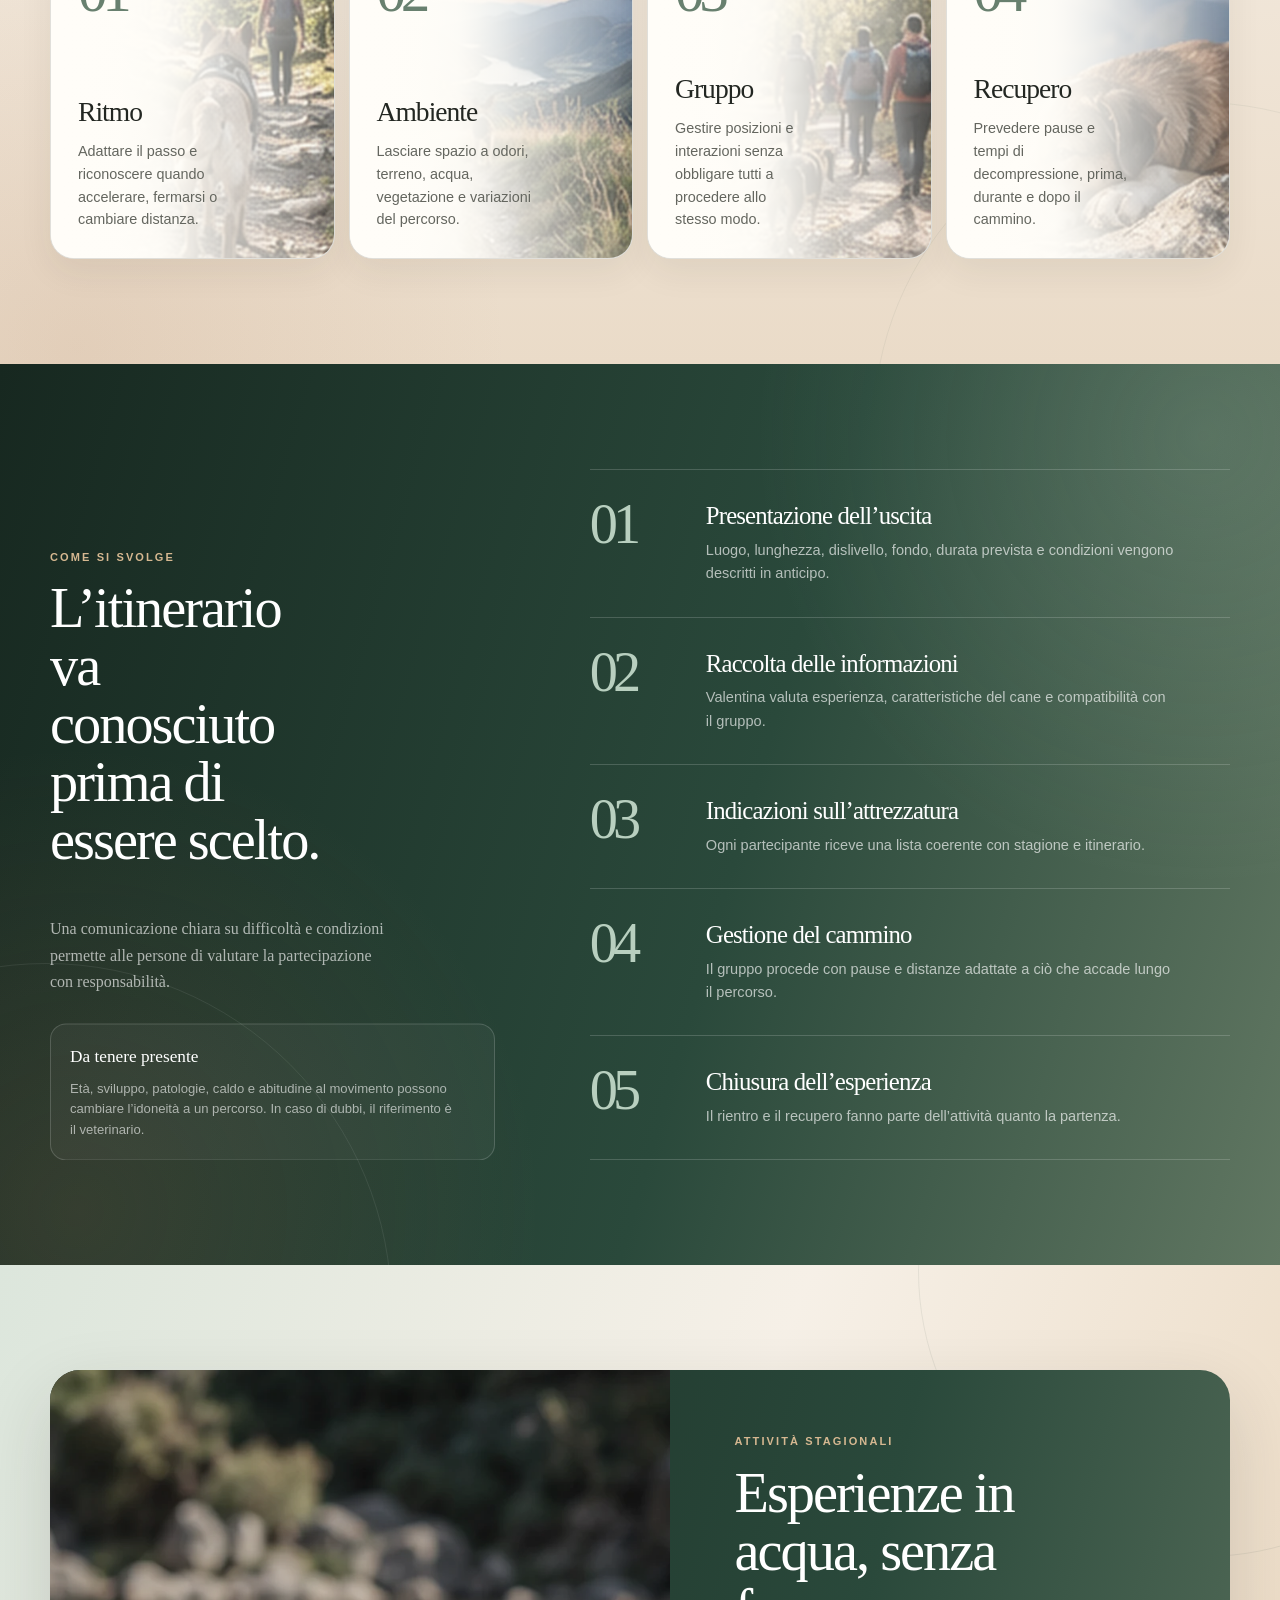
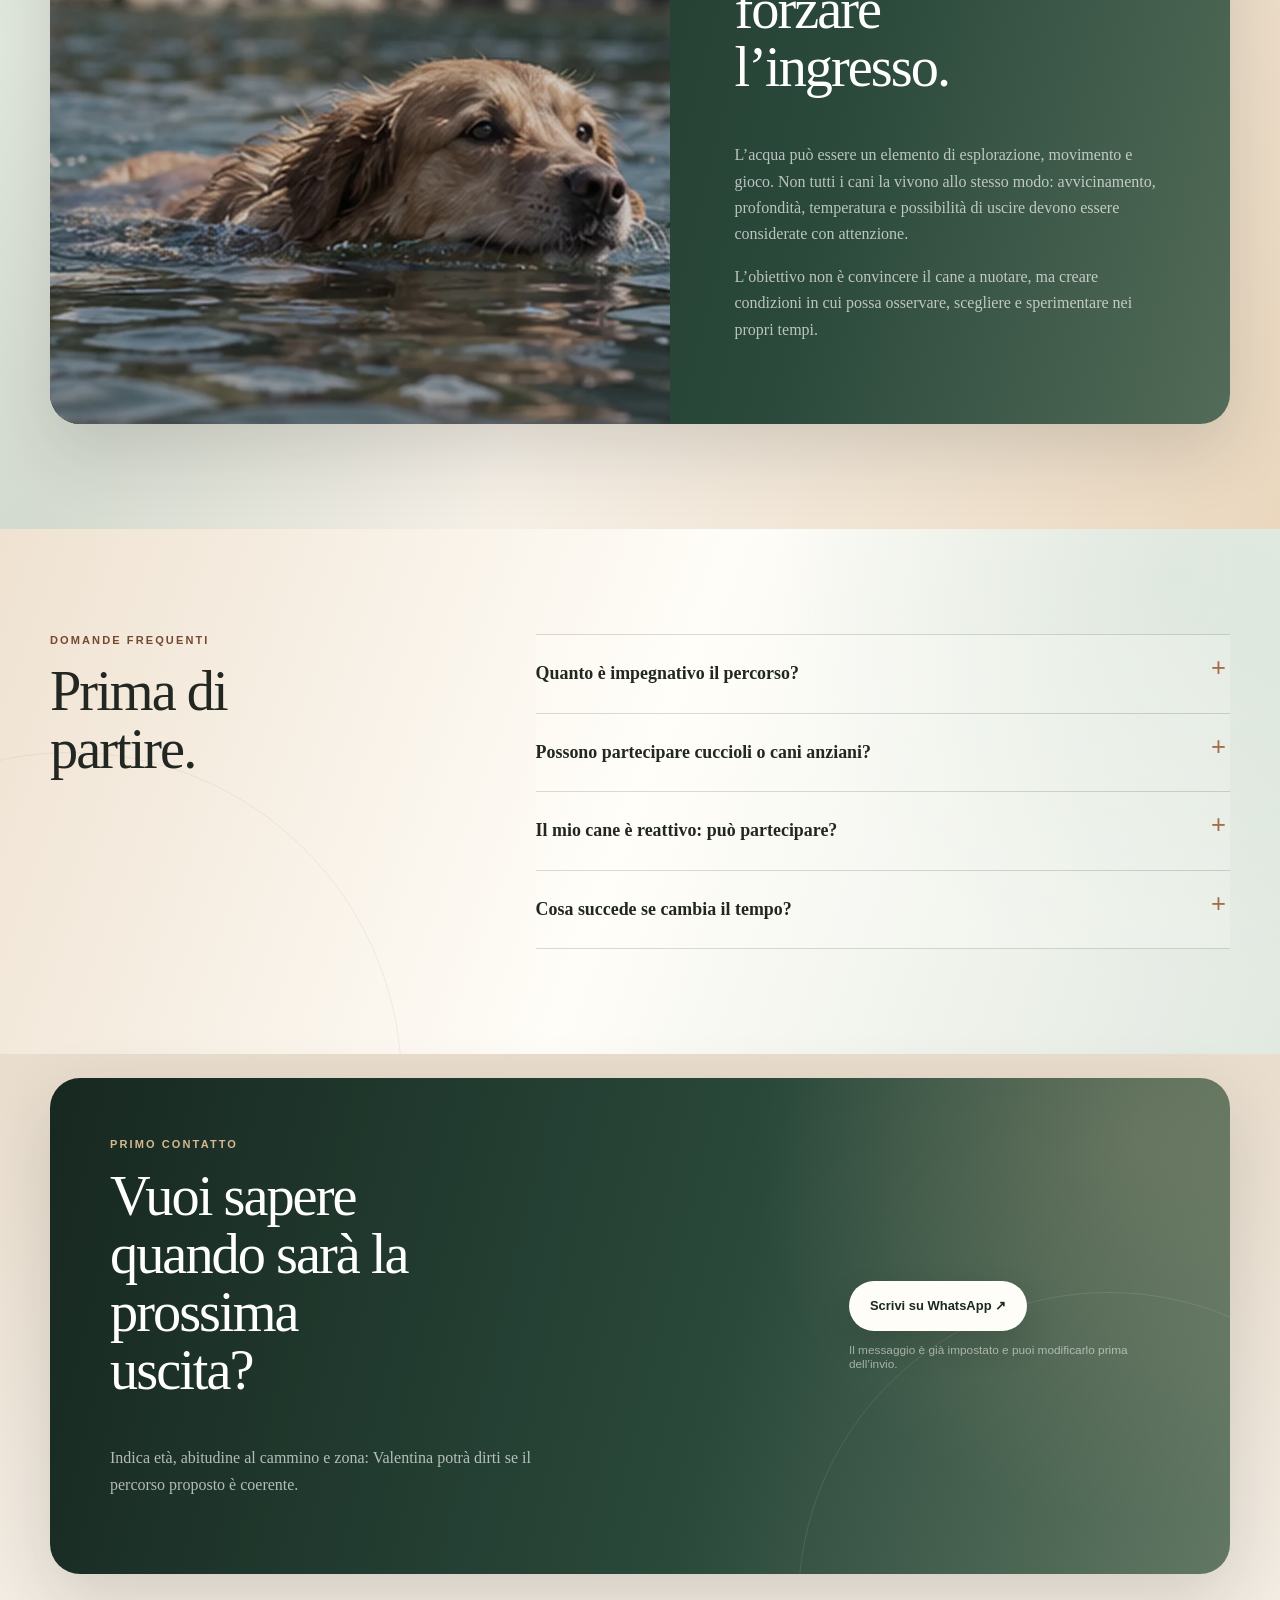
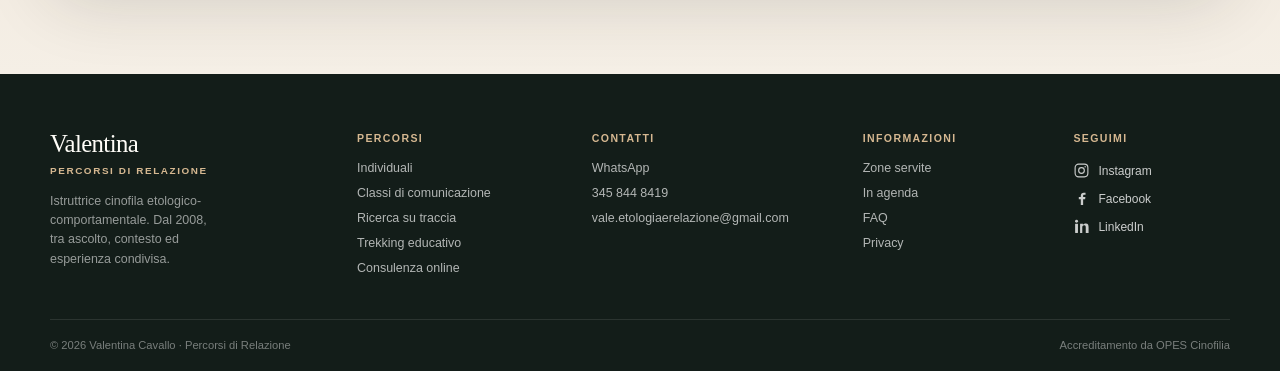
<file: trekking-educativo/index.html>
<!DOCTYPE html>

<html class="no-js" lang="it"><head><meta charset="utf-8"/>
<meta content="width=device-width, initial-scale=1" name="viewport"/>
<meta content="#24372f" name="theme-color"/>
<meta content="Trekking educativo con il cane: camminate guidate in cui ritmo, distanze, soste, ambiente e relazione diventano parte dell’esperienza." name="description"/>
<meta content="index,follow" name="robots"/>
<title>Trekking educativo con il cane | Valentina Cavallo</title>
<link href="https://www.DOMINIO-DA-INSERIRE.it/trekking-educativo/" rel="canonical"/>
<link href="../assets/favicon.svg" rel="icon" type="image/svg+xml"/>
<link href="../styles.css" rel="stylesheet"/><link href="../trekking-educativo.css" rel="stylesheet"/>
<meta content="it_IT" property="og:locale"/>
<meta content="website" property="og:type"/>
<meta content="Valentina · Percorsi di Relazione" property="og:site_name"/>
<meta content="Trekking educativo con il cane | Valentina Cavallo" property="og:title"/>
<meta content="Trekking educativo con il cane: camminate guidate in cui ritmo, distanze, soste, ambiente e relazione diventano parte dell’esperienza." property="og:description"/>
<meta content="https://www.DOMINIO-DA-INSERIRE.it/trekking-educativo/" property="og:url"/>
<meta content="https://www.DOMINIO-DA-INSERIRE.it/assets/home-hero.webp" property="og:image"/>
<meta content="summary_large_image" name="twitter:card"/><script>document.documentElement.classList.remove('no-js');document.documentElement.classList.add('js');</script></head><body class="detail detail-trekking"><a class="skip-link" href="#contenuto">Vai al contenuto principale</a>
<header class="site-header" data-header=""><div class="container header-inner">
<a aria-label="Valentina, torna alla home" class="brand" href="../index.html"><img alt="" height="370" src="../assets/logo-mark.webp" width="520"/><span><strong>Valentina</strong><small>Percorsi di Relazione</small></span></a>
<button aria-controls="main-menu" aria-expanded="false" class="menu-toggle" data-menu-toggle="" type="button"><span class="sr-only">Apri il menu</span><i></i><i></i><i></i></button>
<nav aria-label="Navigazione principale" class="main-nav" data-menu="" id="main-menu">
<details class="nav-drop" data-nav-drop=""><summary>Percorsi <span aria-hidden="true">⌄</span></summary><div class="subnav">
<a href="../percorsi-individuali/">Percorsi individuali</a>
<a href="../classi-di-comunicazione/">Classi di comunicazione</a>
<a href="../ricerca-su-traccia/">Ricerca su traccia</a>
<a aria-current="page" href="../trekking-educativo/">Trekking educativo</a>
<a href="../consulenza-cinofila-online/">Consulenza online</a>
</div></details>
<a href="../index.html#valentina">Valentina</a><a href="../index.html#metodo">Metodo</a><a href="../zone-servite/">Dove lavoro</a><a href="../index.html#faq">FAQ</a><a class="nav-cta" href="../index.html#contatti">Contatti</a>
</nav></div></header><main id="contenuto"><section class="page-hero"><div class="container"><nav aria-label="Percorso" class="breadcrumb"><a href="../index.html">Home</a><span>/</span><span aria-current="page">Trekking educativo</span></nav><div class="page-hero-grid"><div><p class="eyebrow">Trekking educativo</p><h1>Camminare insieme, senza trasformare il sentiero in una gara.</h1><p class="page-lead">Il trekking educativo usa il movimento e il territorio per osservare il cane, gestire distanze e costruire un’esperienza compatibile con i partecipanti.</p><div class="hero-actions"><a class="button primary" href="https://wa.me/393458448419?text=Ciao%20Valentina%2C%20vorrei%20informazioni%20sui%20prossimi%20trekking%20educativi.%20Il%20mio%20cane%20ha%20%5Bet%C3%A0%5D%2C%20%C3%A8%20abituato%20a%20camminare%20%5Bpoco%20%2F%20abbastanza%20%2F%20molto%5D%20e%20viviamo%20a%20%5Bzona%5D." rel="noopener noreferrer" target="_blank">Scrivi su WhatsApp ↗</a><a class="text-link" href="#come-funziona">Come si svolge ↓</a></div></div><figure class="page-hero-visual"><img alt="Una persona e un cane camminano lungo un sentiero di montagna" src="../assets/activity-trekking.webp" style="object-position:50% 50%"/><figcaption>Il percorso non è soltanto la meta: sono anche ritmo, soste e scelte.</figcaption></figure></div></div></section><section class="facts"><div class="container facts-grid"><article><span>Formato</span><strong>Uscite programmate</strong></article><article><span>Contesto</span><strong>Sentieri e natura</strong></article><article><span>Partecipazione</span><strong>Valutata sul percorso</strong></article></div></section><section class="section intro-split trekking-intro"><div class="container"><div><p class="eyebrow">Dentro il cammino</p><h2>Il territorio diventa parte della relazione.</h2></div><p>Il valore dell’uscita non dipende dal numero di chilometri, ma dalla qualità con cui cane e persona possono attraversarla.</p></div></section><section class="section warm trekking-elements"><div class="container"><div class="visual-card-grid four"><article class="visual-text-card" style="--card-image:url('assets/trek-rhythm.webp')"><span class="visual-num">01</span><div><h3>Ritmo</h3><p>Adattare il passo e riconoscere quando accelerare, fermarsi o cambiare distanza.</p></div></article><article class="visual-text-card" style="--card-image:url('assets/trek-environment.webp')"><span class="visual-num">02</span><div><h3>Ambiente</h3><p>Lasciare spazio a odori, terreno, acqua, vegetazione e variazioni del percorso.</p></div></article><article class="visual-text-card" style="--card-image:url('assets/trek-group.webp')"><span class="visual-num">03</span><div><h3>Gruppo</h3><p>Gestire posizioni e interazioni senza obbligare tutti a procedere allo stesso modo.</p></div></article><article class="visual-text-card" style="--card-image:url('assets/trek-recovery.webp')"><span class="visual-num">04</span><div><h3>Recupero</h3><p>Prevedere pause e tempi di decompressione, prima, durante e dopo il cammino.</p></div></article></div></div></section><section class="section process trekking-process" id="come-funziona"><div class="container process-grid"><div class="process-intro"><p class="eyebrow">Come si svolge</p><h2>L’itinerario va conosciuto prima di essere scelto.</h2><p>Una comunicazione chiara su difficoltà e condizioni permette alle persone di valutare la partecipazione con responsabilità.</p><aside class="process-note"><strong>Da tenere presente</strong><p>Età, sviluppo, patologie, caldo e abitudine al movimento possono cambiare l’idoneità a un percorso. In caso di dubbi, il riferimento è il veterinario.</p></aside></div><ol class="process-list"><li><span class="process-num">01</span><div><h3>Presentazione dell’uscita</h3><p>Luogo, lunghezza, dislivello, fondo, durata prevista e condizioni vengono descritti in anticipo.</p></div></li><li><span class="process-num">02</span><div><h3>Raccolta delle informazioni</h3><p>Valentina valuta esperienza, caratteristiche del cane e compatibilità con il gruppo.</p></div></li><li><span class="process-num">03</span><div><h3>Indicazioni sull’attrezzatura</h3><p>Ogni partecipante riceve una lista coerente con stagione e itinerario.</p></div></li><li><span class="process-num">04</span><div><h3>Gestione del cammino</h3><p>Il gruppo procede con pause e distanze adattate a ciò che accade lungo il percorso.</p></div></li><li><span class="process-num">05</span><div><h3>Chiusura dell’esperienza</h3><p>Il rientro e il recupero fanno parte dell’attività quanto la partenza.</p></div></li></ol></div></section><section class="section water trekking-water" id="acqua"><div class="container water-card"><img alt="Un cane nuota in un ambiente naturale" src="../assets/activity-water.webp"/><div><p class="eyebrow">Attività stagionali</p><h2>Esperienze in acqua, senza forzare l’ingresso.</h2><p>L’acqua può essere un elemento di esplorazione, movimento e gioco. Non tutti i cani la vivono allo stesso modo: avvicinamento, profondità, temperatura e possibilità di uscire devono essere considerate con attenzione.</p><p>L’obiettivo non è convincere il cane a nuotare, ma creare condizioni in cui possa osservare, scegliere e sperimentare nei propri tempi.</p></div></div></section><section class="section faq trekking-faq"><div class="container faq-grid"><div><p class="eyebrow">Domande frequenti</p><h2>Prima di partire.</h2></div><div class="faq-list"><details><summary>Quanto è impegnativo il percorso?</summary><p>Distanza, dislivello, fondo e durata vengono comunicati per ogni uscita.</p></details><details><summary>Possono partecipare cuccioli o cani anziani?</summary><p>Dipende da età, sviluppo, salute, abitudine al cammino e caratteristiche dell’itinerario.</p></details><details><summary>Il mio cane è reattivo: può partecipare?</summary><p>La composizione del gruppo e la possibilità di mantenere distanze adeguate vanno valutate prima.</p></details><details><summary>Cosa succede se cambia il tempo?</summary><p>Itinerario, orario o data possono essere modificati quando non ci sono condizioni adeguate.</p></details></div></div></section><section class="final-cta trekking-final-cta"><div class="container cta-card"><div><p class="eyebrow">Primo contatto</p><h2>Vuoi sapere quando sarà la prossima uscita?</h2><p>Indica età, abitudine al cammino e zona: Valentina potrà dirti se il percorso proposto è coerente.</p></div><div><a class="button light" href="https://wa.me/393458448419?text=Ciao%20Valentina%2C%20vorrei%20informazioni%20sui%20prossimi%20trekking%20educativi.%20Il%20mio%20cane%20ha%20%5Bet%C3%A0%5D%2C%20%C3%A8%20abituato%20a%20camminare%20%5Bpoco%20%2F%20abbastanza%20%2F%20molto%5D%20e%20viviamo%20a%20%5Bzona%5D." rel="noopener noreferrer" target="_blank">Scrivi su WhatsApp ↗</a><small>Il messaggio è già impostato e puoi modificarlo prima dell’invio.</small></div></div></section></main><footer class="site-footer"><div class="container footer-grid">
<div class="footer-brand"><a aria-label="Valentina, torna alla pagina iniziale" class="footer-brand-sign" href="../index.html"><strong>Valentina</strong><small>Percorsi di Relazione</small></a><p>Istruttrice cinofila etologico-comportamentale. Dal 2008, tra ascolto, contesto ed esperienza condivisa.</p></div>
<nav aria-label="Percorsi" class="footer-col"><span>Percorsi</span><a href="../percorsi-individuali/">Individuali</a><a href="../classi-di-comunicazione/">Classi di comunicazione</a><a href="../ricerca-su-traccia/">Ricerca su traccia</a><a href="../trekking-educativo/">Trekking educativo</a><a href="../consulenza-cinofila-online/">Consulenza online</a></nav>
<div class="footer-col"><span>Contatti</span><a href="https://wa.me/393458448419?text=Ciao%20Valentina%2C%20ho%20visitato%20il%20tuo%20sito%20e%20vorrei%20chiederti%20un%20primo%20confronto.%20Il%20mio%20cane%20ha%20%5Bet%C3%A0%5D%2C%20viviamo%20a%20%5Bzona%5D%20e%20vorrei%20parlarti%20di%20%5Bsituazione%20o%20bisogno%5D." rel="noopener noreferrer" target="_blank">WhatsApp</a><a href="tel:+393458448419">345 844 8419</a><a href="mailto:vale.etologiaerelazione@gmail.com">vale.etologiaerelazione@gmail.com</a></div>
<nav aria-label="Informazioni" class="footer-col"><span>Informazioni</span><a href="../zone-servite/">Zone servite</a><a href="../agenda.html">In agenda</a><a href="../index.html#faq">FAQ</a><a href="../privacy.html">Privacy</a></nav>
<div class="footer-col"><span>Seguimi</span><div aria-label="Profili social di Valentina" class="social-links compact">
<a aria-label="Instagram di Valentina, si apre in una nuova scheda" href="https://www.instagram.com/valentina_educatrice_cinofila/" rel="me noopener noreferrer" target="_blank"><svg aria-hidden="true" viewbox="0 0 24 24"><rect height="18" rx="5" width="18" x="3" y="3"></rect><circle cx="12" cy="12" r="4"></circle><circle class="fill" cx="17.2" cy="6.8" r="1"></circle></svg><span>Instagram</span></a>
<a aria-label="Facebook di Valentina, si apre in una nuova scheda" href="https://www.facebook.com/valentina.cavallo.12/" rel="me noopener noreferrer" target="_blank"><svg aria-hidden="true" viewbox="0 0 24 24"><path d="M14.3 21v-8h2.8l.4-3h-3.2V8.2c0-.9.3-1.5 1.6-1.5h1.8V4a24 24 0 0 0-2.5-.1c-2.5 0-4.2 1.5-4.2 4.3V10H8.2v3H11v8h3.3Z"></path></svg><span>Facebook</span></a>
<a aria-label="LinkedIn di Valentina, si apre in una nuova scheda" href="https://it.linkedin.com/in/valentina-cavallo-a0378b366" rel="me noopener noreferrer" target="_blank"><svg aria-hidden="true" viewbox="0 0 24 24"><rect height="13" rx=".5" width="4" x="3" y="8"></rect><circle cx="5" cy="4.7" r="2.1"></circle><path d="M10 8h4v1.8c.9-1.3 2.1-2.1 4.2-2.1 3.1 0 3.8 2 3.8 5.2V21h-4v-7.2c0-1.7 0-3.5-2.2-3.5-2.3 0-2.7 1.8-2.7 3.4V21H10V8Z"></path></svg><span>LinkedIn</span></a>
</div></div>
</div><div class="container footer-bottom"><p>© <span data-year="">2026</span> Valentina Cavallo · Percorsi di Relazione</p><p>Accreditamento da OPES Cinofilia</p></div></footer><script defer="" src="../script.js"></script></body></html>
</file>
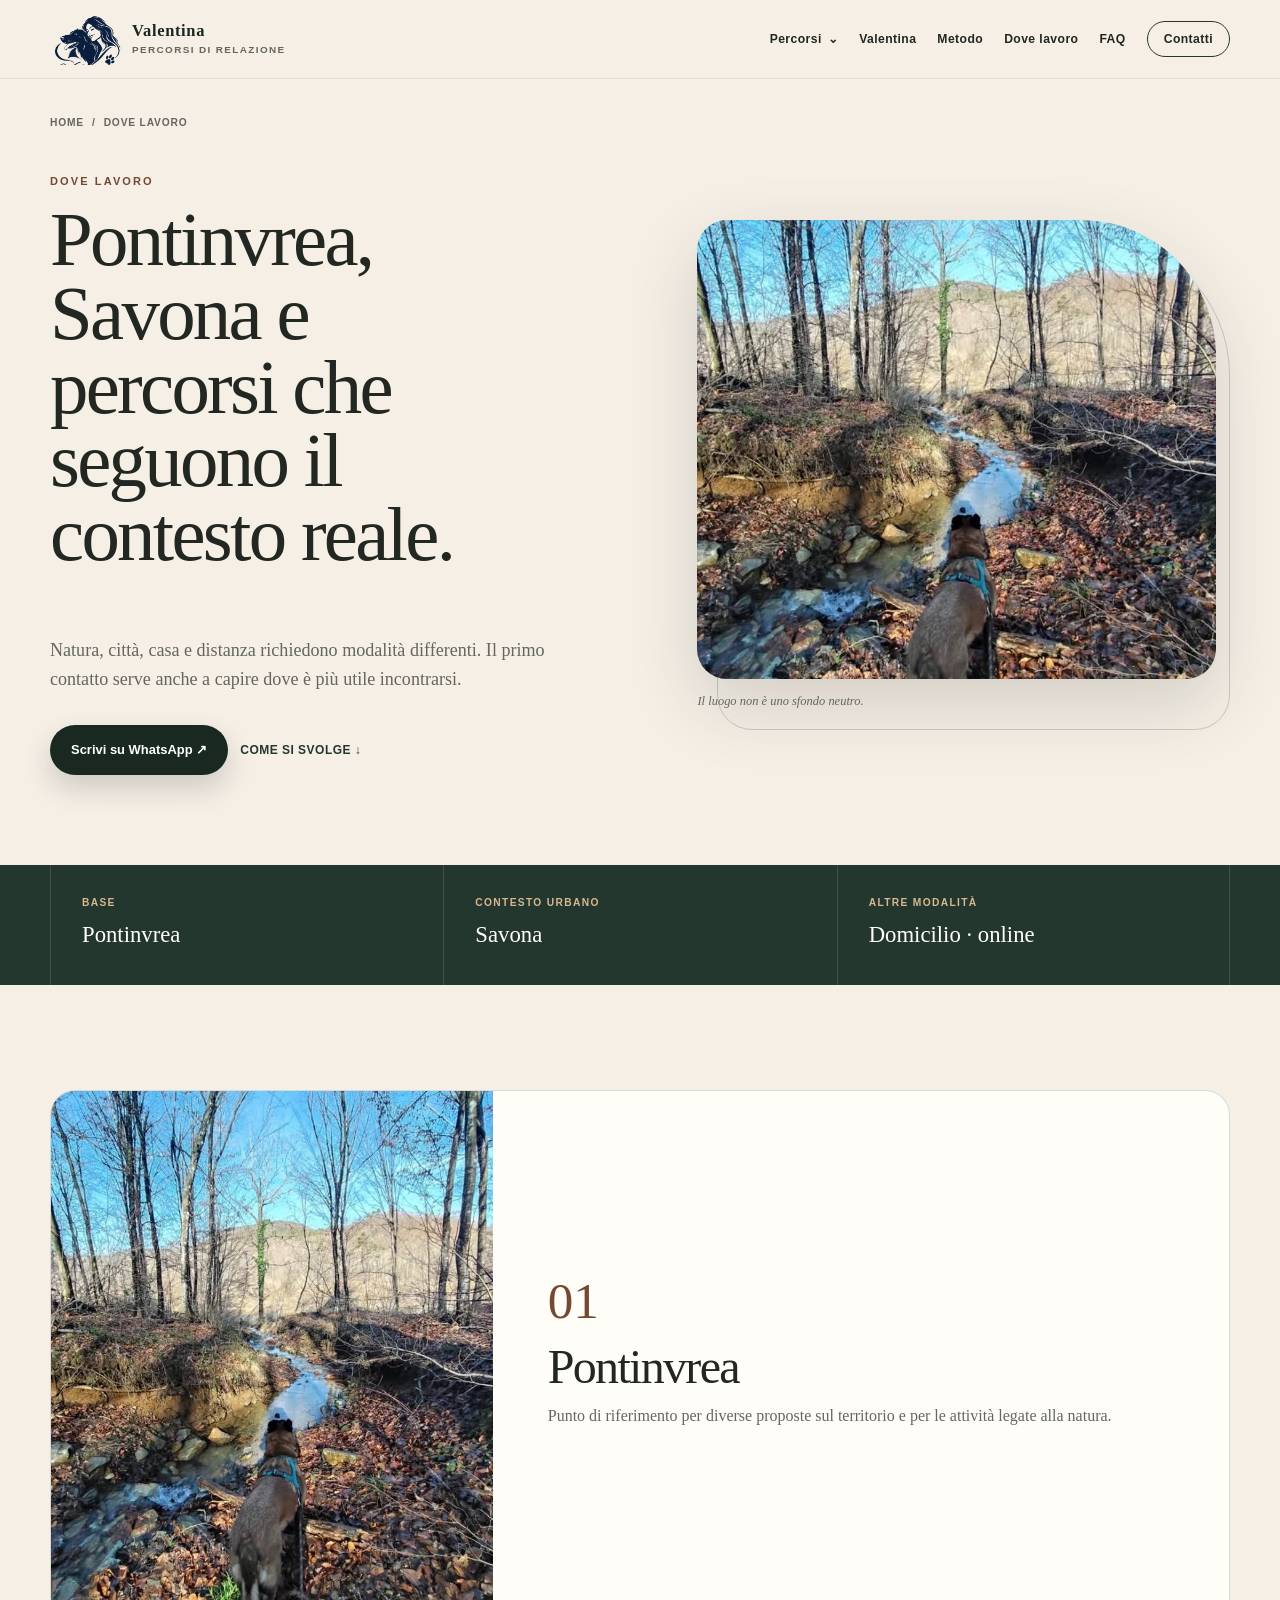
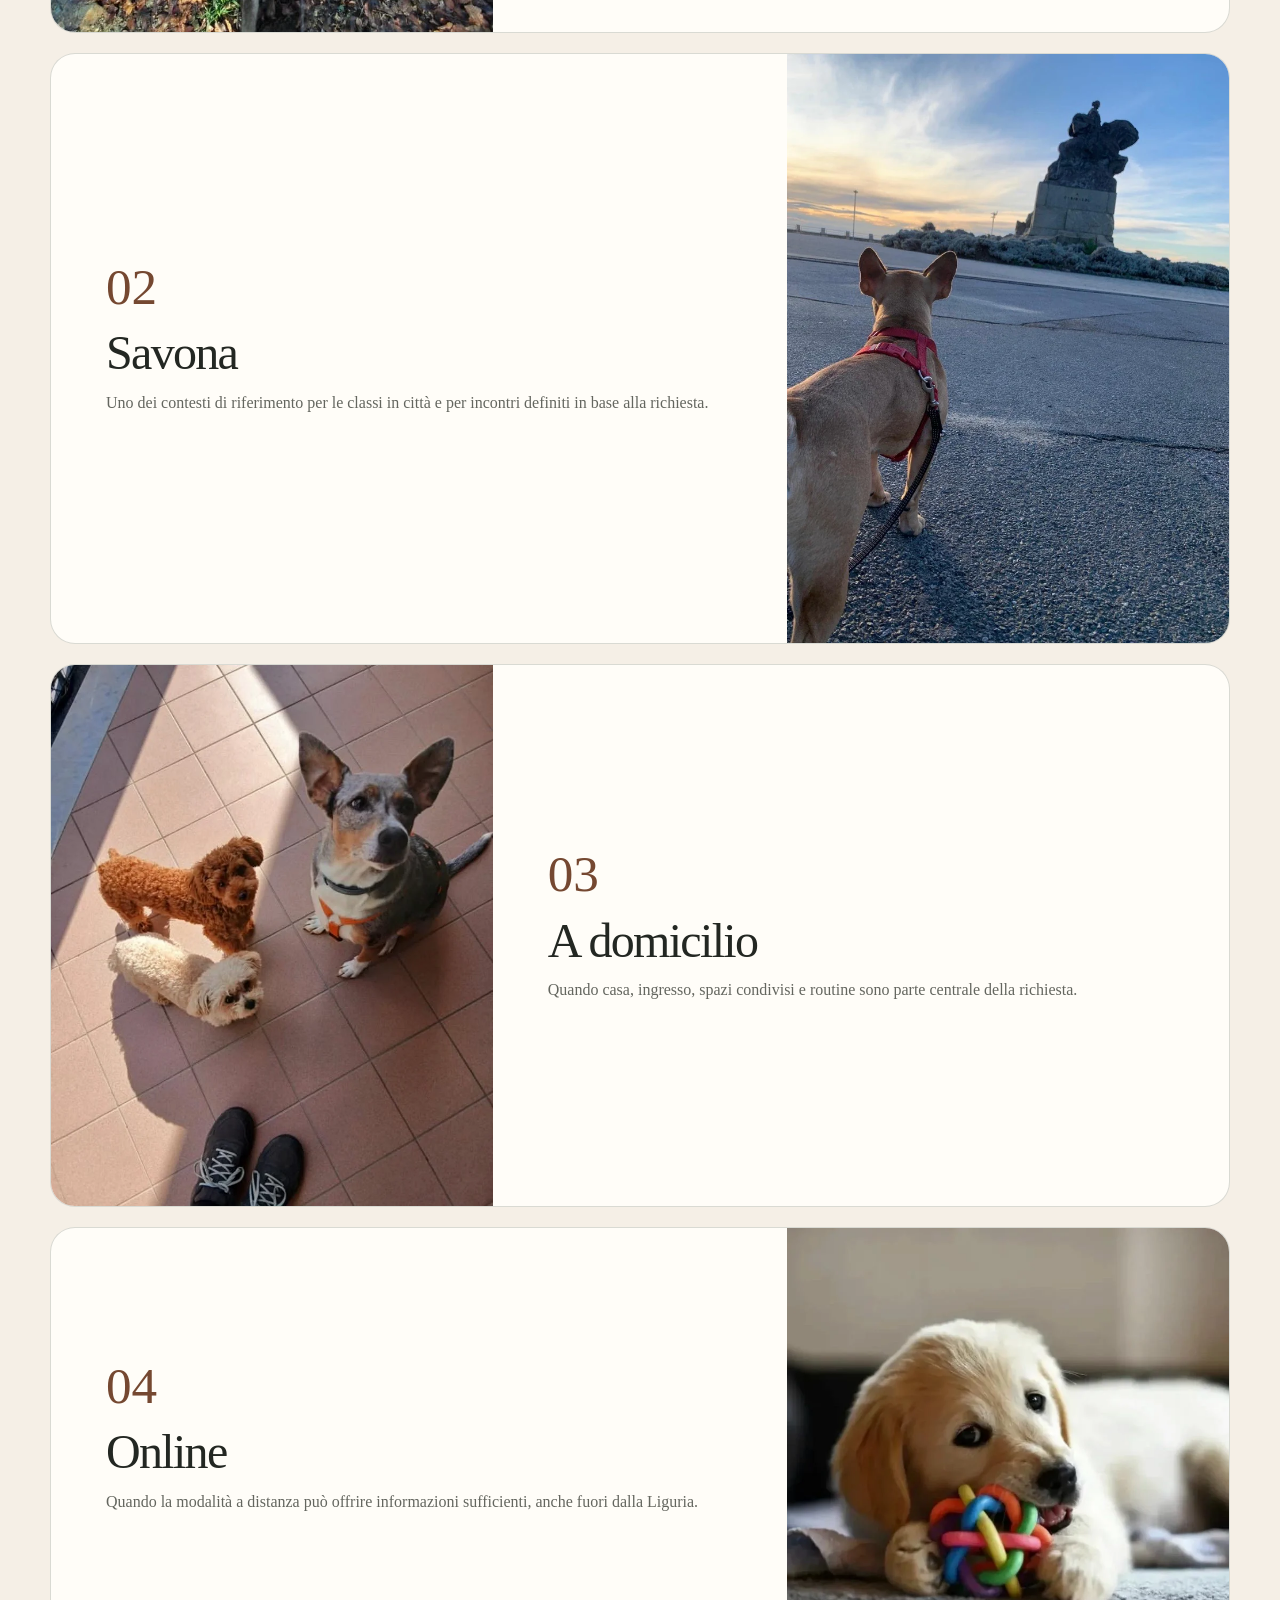
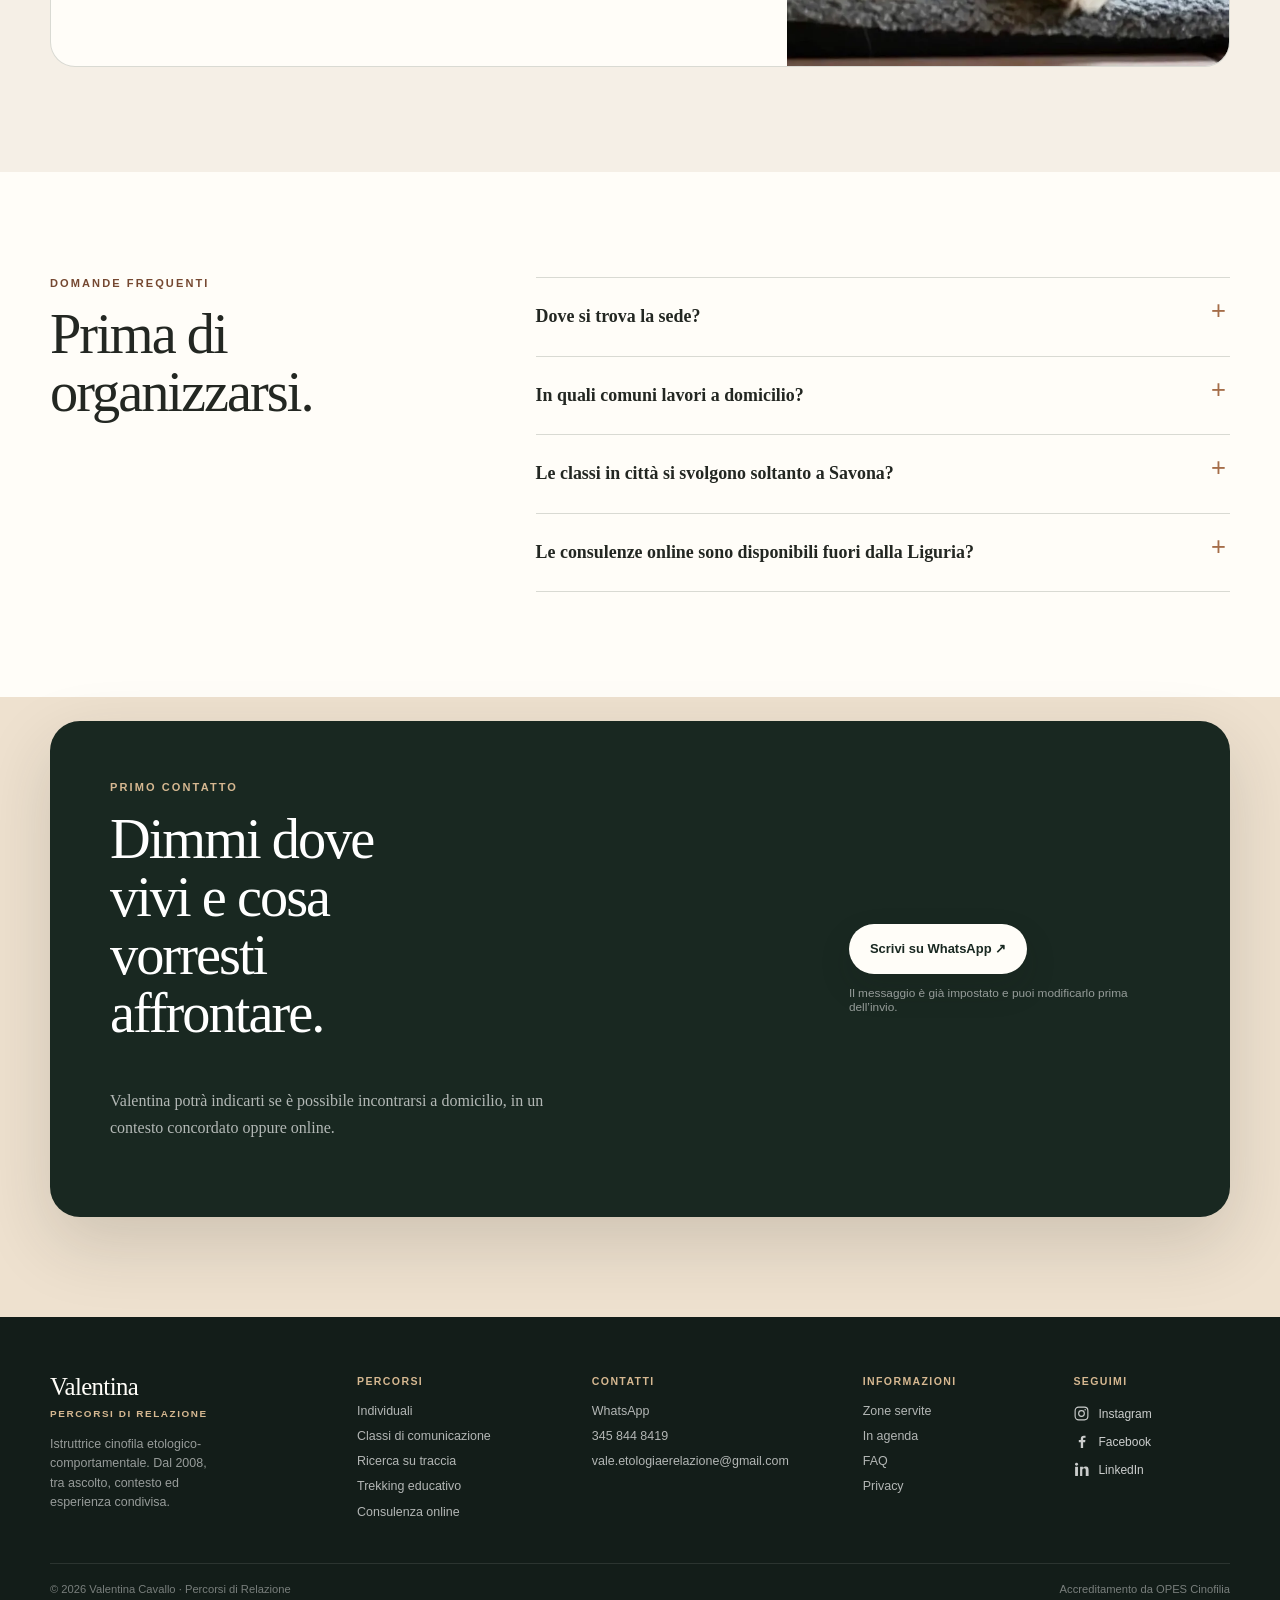
<file: zone-servite/index.html>
<!DOCTYPE html>
<html class="no-js" lang="it"><head><meta charset="utf-8"/>
<meta content="width=device-width, initial-scale=1" name="viewport"/>
<meta content="#24372f" name="theme-color"/>
<meta content="Attività e percorsi cinofili a Pontinvrea e Savona, incontri a domicilio da concordare e consulenze online anche fuori dalla Liguria." name="description"/>
<meta content="index,follow" name="robots"/>
<title>Zone servite: Pontinvrea, Savona e online | Valentina</title>
<link href="https://www.DOMINIO-DA-INSERIRE.it/zone-servite/" rel="canonical"/>
<link href="../assets/favicon.svg" rel="icon" type="image/svg+xml"/>
<link href="../styles.css" rel="stylesheet"/>
<meta content="it_IT" property="og:locale"/>
<meta content="website" property="og:type"/>
<meta content="Valentina · Percorsi di Relazione" property="og:site_name"/>
<meta content="Zone servite: Pontinvrea, Savona e online | Valentina" property="og:title"/>
<meta content="Attività e percorsi cinofili a Pontinvrea e Savona, incontri a domicilio da concordare e consulenze online anche fuori dalla Liguria." property="og:description"/>
<meta content="https://www.DOMINIO-DA-INSERIRE.it/zone-servite/" property="og:url"/>
<meta content="https://www.DOMINIO-DA-INSERIRE.it/assets/home-hero.webp" property="og:image"/>
<meta content="summary_large_image" name="twitter:card"/><script>document.documentElement.classList.remove('no-js');document.documentElement.classList.add('js');</script></head><body class="detail"><a class="skip-link" href="#contenuto">Vai al contenuto principale</a>
<header class="site-header" data-header=""><div class="container header-inner">
<a aria-label="Valentina, torna alla home" class="brand" href="../index.html"><img alt="" height="370" src="../assets/logo-mark.webp" width="520"/><span><strong>Valentina</strong><small>Percorsi di Relazione</small></span></a>
<button aria-controls="main-menu" aria-expanded="false" class="menu-toggle" data-menu-toggle="" type="button"><span class="sr-only">Apri il menu</span><i></i><i></i><i></i></button>
<nav aria-label="Navigazione principale" class="main-nav" data-menu="" id="main-menu">
<details class="nav-drop" data-nav-drop=""><summary>Percorsi <span aria-hidden="true">⌄</span></summary><div class="subnav">
<a href="../percorsi-individuali/">Percorsi individuali</a>
<a href="../classi-di-comunicazione/">Classi di comunicazione</a>
<a href="../ricerca-su-traccia/">Ricerca su traccia</a>
<a href="../trekking-educativo/">Trekking educativo</a>
<a href="../consulenza-cinofila-online/">Consulenza online</a>
</div></details>
<a href="../index.html#valentina">Valentina</a><a href="../index.html#metodo">Metodo</a><a aria-current="page" href="../zone-servite/">Dove lavoro</a><a href="../index.html#faq">FAQ</a><a class="nav-cta" href="../index.html#contatti">Contatti</a>
</nav></div></header><main id="contenuto"><section class="page-hero"><div class="container"><nav aria-label="Percorso" class="breadcrumb"><a href="../index.html">Home</a><span>/</span><span aria-current="page">Dove lavoro</span></nav><div class="page-hero-grid"><div><p class="eyebrow">Dove lavoro</p><h1>Pontinvrea, Savona e percorsi che seguono il contesto reale.</h1><p class="page-lead">Natura, città, casa e distanza richiedono modalità differenti. Il primo contatto serve anche a capire dove è più utile incontrarsi.</p><div class="hero-actions"><a class="button primary" href="https://wa.me/393458448419?text=Ciao%20Valentina%2C%20vivo%20a%20%5Bcomune%20o%20zona%5D.%20Il%20mio%20cane%20ha%20%5Bet%C3%A0%5D%20e%20vorrei%20confrontarmi%20su%20%5Bsituazione%20o%20attivit%C3%A0%5D." rel="noopener noreferrer" target="_blank">Scrivi su WhatsApp ↗</a><a class="text-link" href="#come-funziona">Come si svolge ↓</a></div></div><figure class="page-hero-visual"><img alt="Un cane cammina lungo un sentiero nel bosco a Pontinvrea" src="../assets/zone-pontinvrea.webp" style="object-position:50% 52%"/><figcaption>Il luogo non è uno sfondo neutro.</figcaption></figure></div></div></section><section class="facts"><div class="container facts-grid"><article><span>Base</span><strong>Pontinvrea</strong></article><article><span>Contesto urbano</span><strong>Savona</strong></article><article><span>Altre modalità</span><strong>Domicilio · online</strong></article></div></section><section class="section area-list" id="come-funziona"><div class="container"><article id="pontinvrea"><img alt="" src="../assets/zone-pontinvrea.webp"/><div><span>01</span><h2>Pontinvrea</h2><p>Punto di riferimento per diverse proposte sul territorio e per le attività legate alla natura.</p></div></article><article id="savona"><img alt="" src="../assets/zone-savona.webp"/><div><span>02</span><h2>Savona</h2><p>Uno dei contesti di riferimento per le classi in città e per incontri definiti in base alla richiesta.</p></div></article><article id="domicilio"><img alt="" src="../assets/zone-home.webp"/><div><span>03</span><h2>A domicilio</h2><p>Quando casa, ingresso, spazi condivisi e routine sono parte centrale della richiesta.</p></div></article><article id="online"><img alt="" src="../assets/zone-online.webp"/><div><span>04</span><h2>Online</h2><p>Quando la modalità a distanza può offrire informazioni sufficienti, anche fuori dalla Liguria.</p></div></article></div></section><section class="section faq"><div class="container faq-grid"><div><p class="eyebrow">Domande frequenti</p><h2>Prima di organizzarsi.</h2></div><div class="faq-list"><details><summary>Dove si trova la sede?</summary><p>Pontinvrea è il punto di riferimento dell’attività. Luogo e punto di incontro dipendono dal percorso o dall’evento.</p></details><details><summary>In quali comuni lavori a domicilio?</summary><p>La possibilità viene verificata sulla base del comune, della disponibilità e del tipo di richiesta.</p></details><details><summary>Le classi in città si svolgono soltanto a Savona?</summary><p>Savona è uno dei contesti di riferimento; le località vengono indicate per ogni attività.</p></details><details><summary>Le consulenze online sono disponibili fuori dalla Liguria?</summary><p>Sì, quando la richiesta è adatta a essere affrontata a distanza.</p></details></div></div></section><section class="final-cta"><div class="container cta-card"><div><p class="eyebrow">Primo contatto</p><h2>Dimmi dove vivi e cosa vorresti affrontare.</h2><p>Valentina potrà indicarti se è possibile incontrarsi a domicilio, in un contesto concordato oppure online.</p></div><div><a class="button light" href="https://wa.me/393458448419?text=Ciao%20Valentina%2C%20vivo%20a%20%5Bcomune%20o%20zona%5D.%20Il%20mio%20cane%20ha%20%5Bet%C3%A0%5D%20e%20vorrei%20confrontarmi%20su%20%5Bsituazione%20o%20attivit%C3%A0%5D." rel="noopener noreferrer" target="_blank">Scrivi su WhatsApp ↗</a><small>Il messaggio è già impostato e puoi modificarlo prima dell’invio.</small></div></div></section></main><footer class="site-footer"><div class="container footer-grid">
<div class="footer-brand"><a aria-label="Valentina, torna alla pagina iniziale" class="footer-brand-sign" href="../index.html"><strong>Valentina</strong><small>Percorsi di Relazione</small></a><p>Istruttrice cinofila etologico-comportamentale. Dal 2008, tra ascolto, contesto ed esperienza condivisa.</p></div>
<nav aria-label="Percorsi" class="footer-col"><span>Percorsi</span><a href="../percorsi-individuali/">Individuali</a><a href="../classi-di-comunicazione/">Classi di comunicazione</a><a href="../ricerca-su-traccia/">Ricerca su traccia</a><a href="../trekking-educativo/">Trekking educativo</a><a href="../consulenza-cinofila-online/">Consulenza online</a></nav>
<div class="footer-col"><span>Contatti</span><a href="https://wa.me/393458448419?text=Ciao%20Valentina%2C%20ho%20visitato%20il%20tuo%20sito%20e%20vorrei%20chiederti%20un%20primo%20confronto.%20Il%20mio%20cane%20ha%20%5Bet%C3%A0%5D%2C%20viviamo%20a%20%5Bzona%5D%20e%20vorrei%20parlarti%20di%20%5Bsituazione%20o%20bisogno%5D." rel="noopener noreferrer" target="_blank">WhatsApp</a><a href="tel:+393458448419">345 844 8419</a><a href="mailto:vale.etologiaerelazione@gmail.com">vale.etologiaerelazione@gmail.com</a></div>
<nav aria-label="Informazioni" class="footer-col"><span>Informazioni</span><a href="../zone-servite/">Zone servite</a><a href="../agenda.html">In agenda</a><a href="../index.html#faq">FAQ</a><a href="../privacy.html">Privacy</a></nav>
<div class="footer-col"><span>Seguimi</span><div aria-label="Profili social di Valentina" class="social-links compact">
<a aria-label="Instagram di Valentina, si apre in una nuova scheda" href="https://www.instagram.com/valentina_educatrice_cinofila/" rel="me noopener noreferrer" target="_blank"><svg aria-hidden="true" viewbox="0 0 24 24"><rect height="18" rx="5" width="18" x="3" y="3"></rect><circle cx="12" cy="12" r="4"></circle><circle class="fill" cx="17.2" cy="6.8" r="1"></circle></svg><span>Instagram</span></a>
<a aria-label="Facebook di Valentina, si apre in una nuova scheda" href="https://www.facebook.com/valentina.cavallo.12/" rel="me noopener noreferrer" target="_blank"><svg aria-hidden="true" viewbox="0 0 24 24"><path d="M14.3 21v-8h2.8l.4-3h-3.2V8.2c0-.9.3-1.5 1.6-1.5h1.8V4a24 24 0 0 0-2.5-.1c-2.5 0-4.2 1.5-4.2 4.3V10H8.2v3H11v8h3.3Z"></path></svg><span>Facebook</span></a>
<a aria-label="LinkedIn di Valentina, si apre in una nuova scheda" href="https://it.linkedin.com/in/valentina-cavallo-a0378b366" rel="me noopener noreferrer" target="_blank"><svg aria-hidden="true" viewbox="0 0 24 24"><rect height="13" rx=".5" width="4" x="3" y="8"></rect><circle cx="5" cy="4.7" r="2.1"></circle><path d="M10 8h4v1.8c.9-1.3 2.1-2.1 4.2-2.1 3.1 0 3.8 2 3.8 5.2V21h-4v-7.2c0-1.7 0-3.5-2.2-3.5-2.3 0-2.7 1.8-2.7 3.4V21H10V8Z"></path></svg><span>LinkedIn</span></a>
</div></div>
</div><div class="container footer-bottom"><p>© <span data-year="">2026</span> Valentina Cavallo · Percorsi di Relazione</p><p>Accreditamento da OPES Cinofilia</p></div></footer><script defer="" src="../script.js"></script></body></html>
</file>
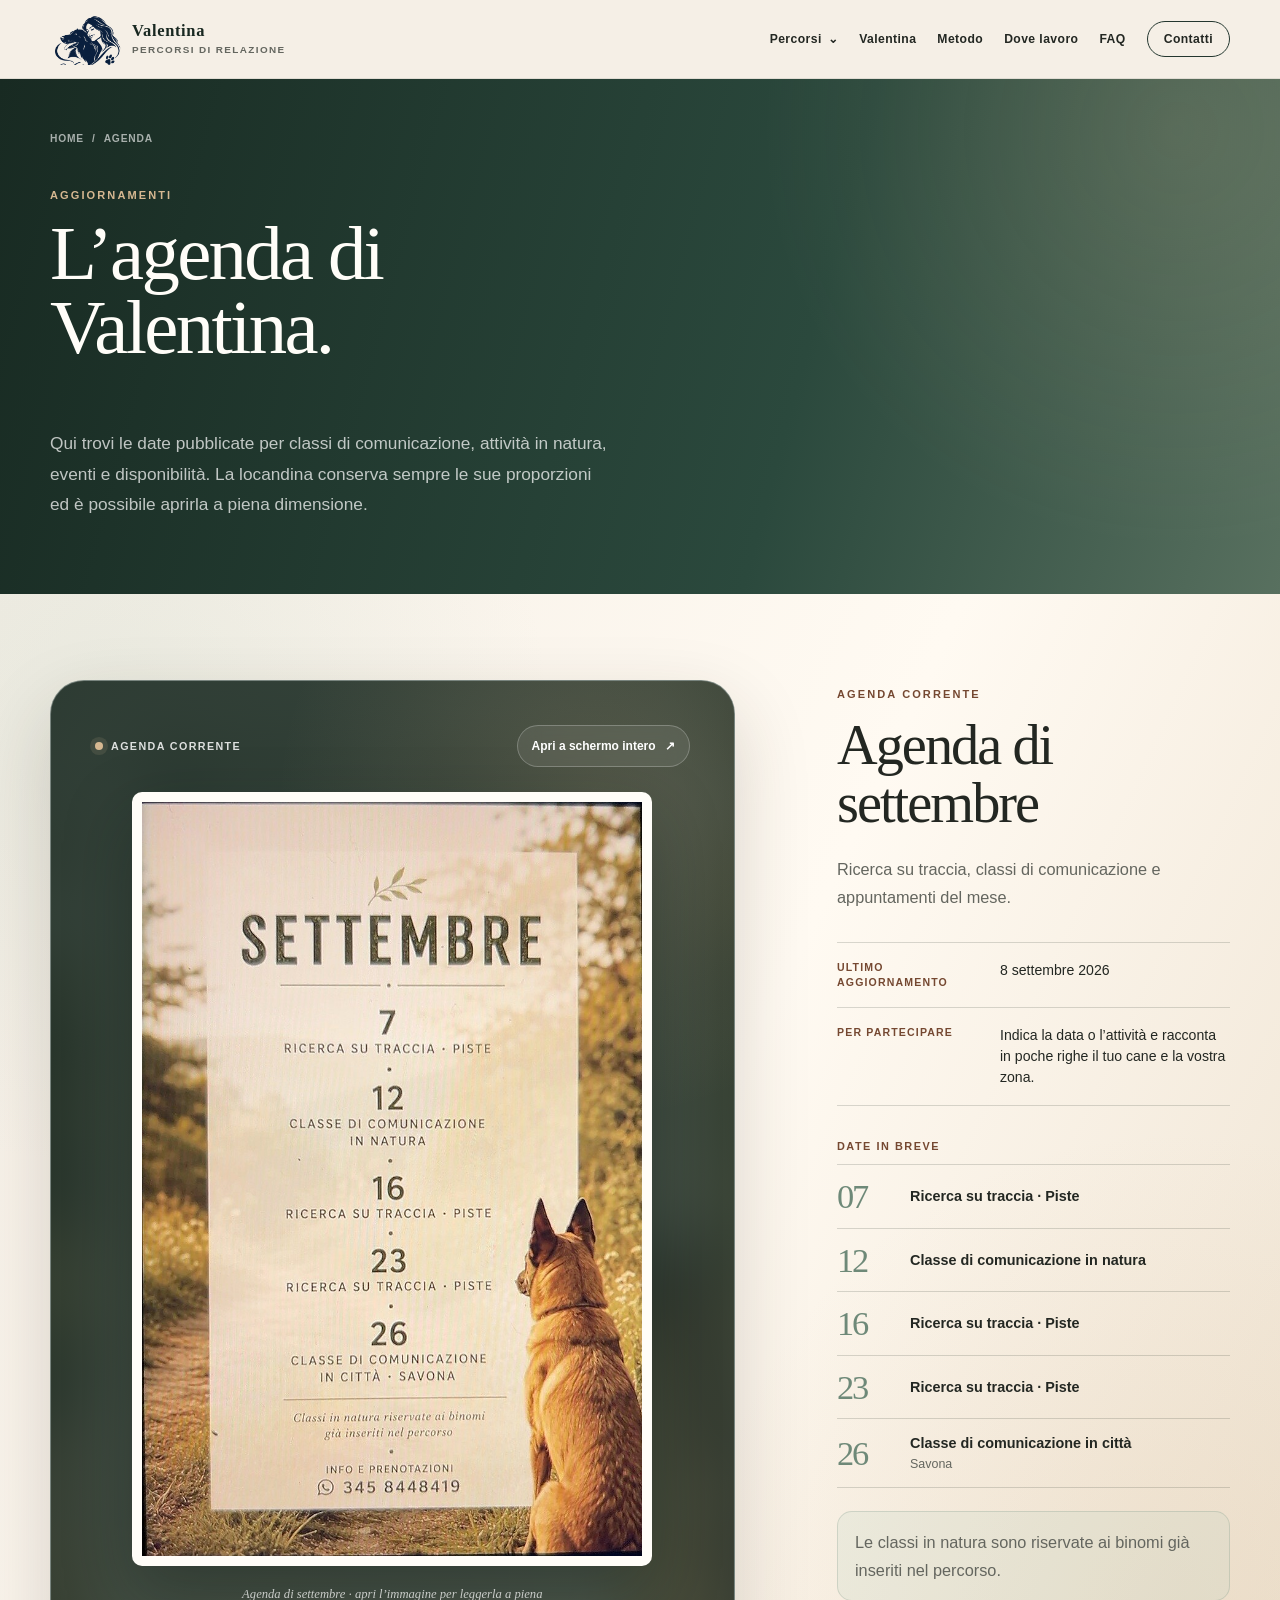
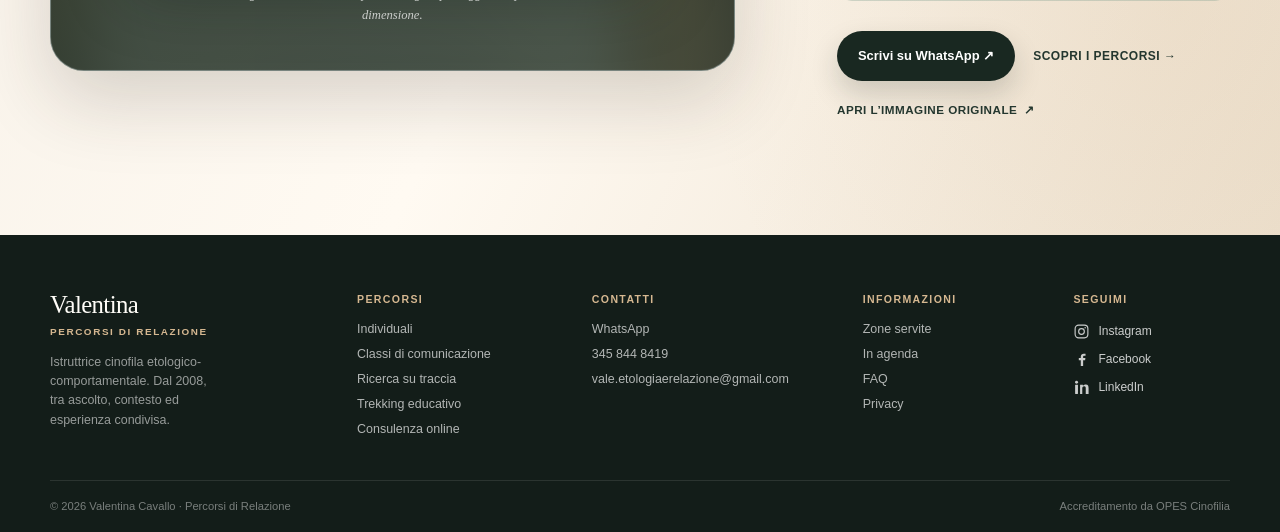
<file: agenda.html>
<!DOCTYPE html>
<html class="no-js" lang="it">
<head>
<meta charset="utf-8"/>
<meta content="width=device-width, initial-scale=1" name="viewport"/>
<meta content="#24372f" name="theme-color"/>
<meta content="Consulta l’agenda aggiornata di Valentina Cavallo: classi di comunicazione, attività in natura, eventi e disponibilità." name="description"/>
<meta content="index,follow" name="robots"/>
<title>Agenda | Valentina Cavallo · Percorsi di Relazione</title>
<link href="https://www.DOMINIO-DA-INSERIRE.it/agenda.html" rel="canonical"/>
<link href="assets/favicon.svg" rel="icon" type="image/svg+xml"/>
<link href="styles.css" rel="stylesheet"/><link href="agenda.css" rel="stylesheet"/><link as="image" href="assets/agenda/agenda-settembre.jpg" rel="preload"/>
<meta content="it_IT" property="og:locale"/>
<meta content="website" property="og:type"/>
<meta content="Valentina · Percorsi di Relazione" property="og:site_name"/>
<meta content="Agenda | Valentina Cavallo" property="og:title"/>
<meta content="Prossime classi, attività in natura, eventi e disponibilità." property="og:description"/>
<meta content="https://www.DOMINIO-DA-INSERIRE.it/agenda.html" property="og:url"/>
<meta content="https://www.DOMINIO-DA-INSERIRE.it/assets/agenda/agenda-settembre.jpg" property="og:image"/>
<script>document.documentElement.classList.remove('no-js');document.documentElement.classList.add('js');</script>
</head>
<body class="agenda-page">
<a class="skip-link" href="#contenuto">Vai al contenuto principale</a>
<header class="site-header" data-header=""><div class="container header-inner">
<a aria-label="Valentina, torna alla home" class="brand" href="index.html"><img alt="" height="370" src="assets/logo-mark.webp" width="520"/><span><strong>Valentina</strong><small>Percorsi di Relazione</small></span></a>
<button aria-controls="main-menu" aria-expanded="false" class="menu-toggle" data-menu-toggle="" type="button"><span class="sr-only">Apri il menu</span><i></i><i></i><i></i></button>
<nav aria-label="Navigazione principale" class="main-nav" data-menu="" id="main-menu">
<details class="nav-drop" data-nav-drop=""><summary>Percorsi <span aria-hidden="true">⌄</span></summary><div class="subnav">
<a href="percorsi-individuali/">Percorsi individuali</a>
<a href="classi-di-comunicazione/">Classi di comunicazione</a>
<a href="ricerca-su-traccia/">Ricerca su traccia</a>
<a href="trekking-educativo/">Trekking educativo</a>
<a href="consulenza-cinofila-online/">Consulenza online</a>
</div></details>
<a href="index.html#valentina">Valentina</a><a href="index.html#metodo">Metodo</a><a href="zone-servite/">Dove lavoro</a><a href="index.html#faq">FAQ</a><a class="nav-cta" href="index.html#contatti">Contatti</a>
</nav></div></header>
<main id="contenuto">
<section aria-labelledby="agenda-page-title" class="agenda-page-hero">
<div class="container agenda-page-heading">
<nav aria-label="Percorso di navigazione" class="breadcrumb">
<a href="index.html">Home</a><span aria-hidden="true">/</span><span aria-current="page">Agenda</span>
</nav>
<p class="eyebrow">Aggiornamenti</p>
<h1 id="agenda-page-title">L’agenda di Valentina.</h1>
<p>Qui trovi le date pubblicate per classi di comunicazione, attività in natura, eventi e disponibilità. La locandina conserva sempre le sue proporzioni ed è possibile aprirla a piena dimensione.</p>
</div>
</section>
<section aria-labelledby="agenda-current-title" class="agenda-publication" data-agenda-current="">
<div class="container agenda-editorial-grid">
<div class="agenda-poster-column">
<div class="agenda-poster-stage">
<img alt="" aria-hidden="true" class="agenda-poster-backdrop" data-agenda-backdrop="" src="assets/agenda/agenda-settembre.jpg"/>
<div class="agenda-poster-toolbar">
<span class="agenda-poster-status">Agenda corrente</span>
<button class="agenda-zoom-button" data-agenda-open="" type="button">
              Apri a schermo intero <span aria-hidden="true">↗</span>
</button>
</div>
<figure class="agenda-poster">
<img alt="Locandina dell’agenda di settembre con le date delle attività di Valentina" class="agenda-poster-image" data-agenda-image="" decoding="async" fetchpriority="high" height="1228" src="assets/agenda/agenda-settembre.jpg" width="814"/>
<figcaption data-agenda-caption="">Agenda di settembre · apri l’immagine per leggerla a piena dimensione.</figcaption>
</figure>
</div>
</div>
<aside class="agenda-page-side">
<p class="eyebrow">Agenda corrente</p>
<h2 data-agenda-title="" id="agenda-current-title">Agenda di settembre</h2>
<p data-agenda-description="">Ricerca su traccia, classi di comunicazione e appuntamenti del mese.</p>
<dl class="agenda-meta">
<div><dt>Ultimo aggiornamento</dt><dd data-agenda-updated="">8 settembre 2026</dd></div>
<div><dt>Per partecipare</dt><dd>Indica la data o l’attività e racconta in poche righe il tuo cane e la vostra zona.</dd></div>
</dl>
<div class="agenda-events-block" data-agenda-events-block="">
<p class="agenda-events-label">Date in breve</p>
<ol class="agenda-events" data-agenda-events="">
<li><span class="agenda-event-day">07</span><span class="agenda-event-copy"><strong>Ricerca su traccia · Piste</strong></span></li>
<li><span class="agenda-event-day">12</span><span class="agenda-event-copy"><strong>Classe di comunicazione in natura</strong></span></li>
<li><span class="agenda-event-day">16</span><span class="agenda-event-copy"><strong>Ricerca su traccia · Piste</strong></span></li>
<li><span class="agenda-event-day">23</span><span class="agenda-event-copy"><strong>Ricerca su traccia · Piste</strong></span></li>
<li><span class="agenda-event-day">26</span><span class="agenda-event-copy"><strong>Classe di comunicazione in città</strong><small>Savona</small></span></li>
</ol>
</div>
<p class="agenda-note" data-agenda-note="">Le classi in natura sono riservate ai binomi già inseriti nel percorso.</p>
<div class="agenda-side-actions">
<a class="button primary" href="https://wa.me/393458448419?text=Ciao%20Valentina%2C%20ho%20consultato%20l%E2%80%99agenda%20e%20vorrei%20informazioni%20su%20%5Battivit%C3%A0%20o%20data%5D.%20Il%20mio%20cane%20ha%20%5Bet%C3%A0%5D%20e%20viviamo%20a%20%5Bzona%5D." rel="noopener noreferrer" target="_blank">Scrivi su WhatsApp ↗</a>
<a class="text-link" href="index.html#attivita">Scopri i percorsi →</a>
</div>
<a class="agenda-original-link" data-agenda-original="" href="assets/agenda/agenda-settembre.jpg" rel="noopener noreferrer" target="_blank">Apri l’immagine originale <span aria-hidden="true">↗</span></a>
</aside>
</div>
</section>
<section class="agenda-empty" data-agenda-empty="" hidden="">
<div class="container">
<div class="agenda-empty-card">
<p class="eyebrow">Aggiornamenti</p>
<h2>Nuove date in arrivo.</h2>
<p>L’agenda è in fase di aggiornamento. Puoi scrivere direttamente a Valentina per conoscere attività e disponibilità.</p>
<a class="button light" href="https://wa.me/393458448419?text=Ciao%20Valentina%2C%20vorrei%20conoscere%20le%20prossime%20attivit%C3%A0%20e%20disponibilit%C3%A0." rel="noopener noreferrer" target="_blank">Scrivi su WhatsApp ↗</a>
</div>
</div>
</section>
</main><dialog aria-label="Agenda a schermo intero" class="agenda-dialog" data-agenda-dialog="">
<div class="agenda-dialog-bar">
<strong>Agenda di Valentina</strong>
<button class="agenda-dialog-close" data-agenda-close="" type="button">Chiudi <span aria-hidden="true">×</span></button>
</div>
<div class="agenda-dialog-canvas">
<img alt="Locandina dell’agenda di settembre con le date delle attività di Valentina" class="agenda-dialog-image" data-agenda-dialog-image="" height="1228" src="assets/agenda/agenda-settembre.jpg" width="814"/>
</div>
</dialog>
<footer class="site-footer"><div class="container footer-grid">
<div class="footer-brand"><a aria-label="Valentina, torna alla pagina iniziale" class="footer-brand-sign" href="index.html"><strong>Valentina</strong><small>Percorsi di Relazione</small></a><p>Istruttrice cinofila etologico-comportamentale. Dal 2008, tra ascolto, contesto ed esperienza condivisa.</p></div>
<nav aria-label="Percorsi" class="footer-col"><span>Percorsi</span><a href="percorsi-individuali/">Individuali</a><a href="classi-di-comunicazione/">Classi di comunicazione</a><a href="ricerca-su-traccia/">Ricerca su traccia</a><a href="trekking-educativo/">Trekking educativo</a><a href="consulenza-cinofila-online/">Consulenza online</a></nav>
<div class="footer-col"><span>Contatti</span><a href="https://wa.me/393458448419?text=Ciao%20Valentina%2C%20ho%20visitato%20il%20tuo%20sito%20e%20vorrei%20chiederti%20un%20primo%20confronto.%20Il%20mio%20cane%20ha%20%5Bet%C3%A0%5D%2C%20viviamo%20a%20%5Bzona%5D%20e%20vorrei%20parlarti%20di%20%5Bsituazione%20o%20bisogno%5D." rel="noopener noreferrer" target="_blank">WhatsApp</a><a href="tel:+393458448419">345 844 8419</a><a href="mailto:vale.etologiaerelazione@gmail.com">vale.etologiaerelazione@gmail.com</a></div>
<nav aria-label="Informazioni" class="footer-col"><span>Informazioni</span><a href="zone-servite/">Zone servite</a><a href="agenda.html">In agenda</a><a href="index.html#faq">FAQ</a><a href="privacy.html">Privacy</a></nav>
<div class="footer-col"><span>Seguimi</span><div aria-label="Profili social di Valentina" class="social-links compact">
<a aria-label="Instagram di Valentina, si apre in una nuova scheda" href="https://www.instagram.com/valentina_educatrice_cinofila/" rel="me noopener noreferrer" target="_blank"><svg aria-hidden="true" viewbox="0 0 24 24"><rect height="18" rx="5" width="18" x="3" y="3"></rect><circle cx="12" cy="12" r="4"></circle><circle class="fill" cx="17.2" cy="6.8" r="1"></circle></svg><span>Instagram</span></a>
<a aria-label="Facebook di Valentina, si apre in una nuova scheda" href="https://www.facebook.com/valentina.cavallo.12/" rel="me noopener noreferrer" target="_blank"><svg aria-hidden="true" viewbox="0 0 24 24"><path d="M14.3 21v-8h2.8l.4-3h-3.2V8.2c0-.9.3-1.5 1.6-1.5h1.8V4a24 24 0 0 0-2.5-.1c-2.5 0-4.2 1.5-4.2 4.3V10H8.2v3H11v8h3.3Z"></path></svg><span>Facebook</span></a>
<a aria-label="LinkedIn di Valentina, si apre in una nuova scheda" href="https://it.linkedin.com/in/valentina-cavallo-a0378b366" rel="me noopener noreferrer" target="_blank"><svg aria-hidden="true" viewbox="0 0 24 24"><rect height="13" rx=".5" width="4" x="3" y="8"></rect><circle cx="5" cy="4.7" r="2.1"></circle><path d="M10 8h4v1.8c.9-1.3 2.1-2.1 4.2-2.1 3.1 0 3.8 2 3.8 5.2V21h-4v-7.2c0-1.7 0-3.5-2.2-3.5-2.3 0-2.7 1.8-2.7 3.4V21H10V8Z"></path></svg><span>LinkedIn</span></a>
</div></div>
</div><div class="container footer-bottom"><p>© <span data-year="">2026</span> Valentina Cavallo · Percorsi di Relazione</p><p>Accreditamento da OPES Cinofilia</p></div></footer>
<script defer="" src="script.js"></script><script defer src="agenda.js"></script>
</body>
</html>
</file>
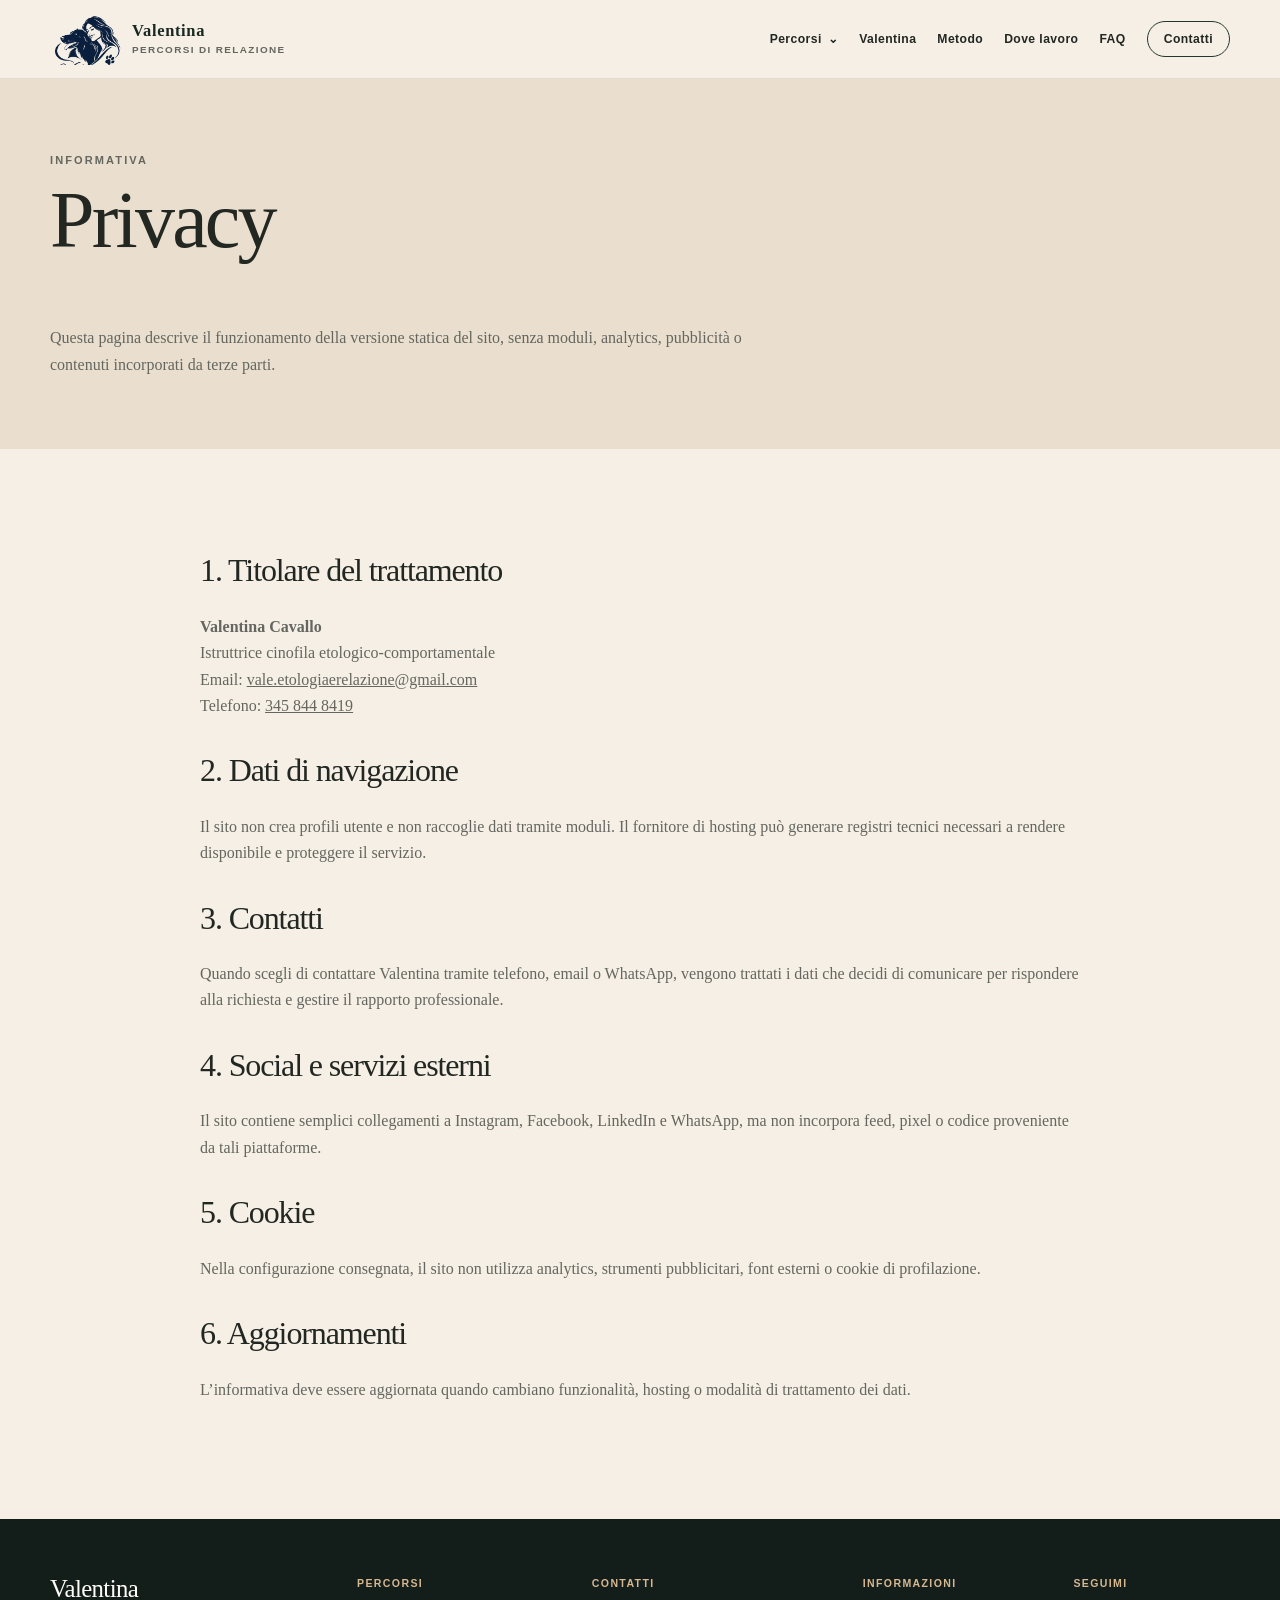
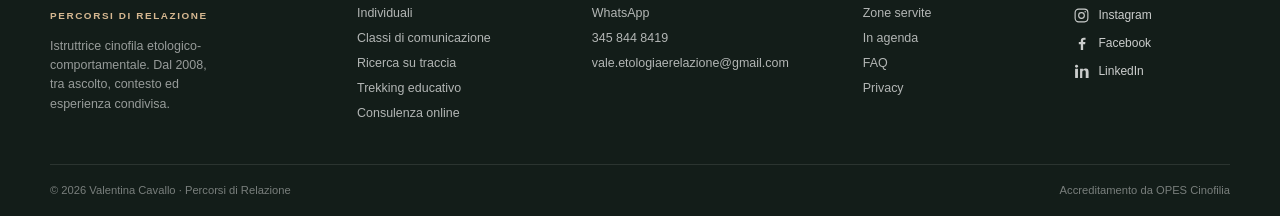
<file: privacy.html>
<!DOCTYPE html>
<html class="no-js" lang="it"><head><meta charset="utf-8"/>
<meta content="width=device-width, initial-scale=1" name="viewport"/>
<meta content="#24372f" name="theme-color"/>
<meta content="Informativa privacy del sito di Valentina Cavallo." name="description"/>
<meta content="index,follow" name="robots"/>
<title>Privacy | Valentina · Percorsi di Relazione</title>
<link href="https://www.DOMINIO-DA-INSERIRE.it/privacy.html" rel="canonical"/>
<link href="assets/favicon.svg" rel="icon" type="image/svg+xml"/>
<link href="styles.css" rel="stylesheet"/>
<meta content="it_IT" property="og:locale"/>
<meta content="website" property="og:type"/>
<meta content="Valentina · Percorsi di Relazione" property="og:site_name"/>
<meta content="Privacy | Valentina · Percorsi di Relazione" property="og:title"/>
<meta content="Informativa privacy del sito di Valentina Cavallo." property="og:description"/>
<meta content="https://www.DOMINIO-DA-INSERIRE.it/privacy.html" property="og:url"/>
<meta content="https://www.DOMINIO-DA-INSERIRE.it/assets/home-hero.webp" property="og:image"/>
<meta content="summary_large_image" name="twitter:card"/><script>document.documentElement.classList.remove('no-js');document.documentElement.classList.add('js');</script></head><body class="legal"><a class="skip-link" href="#contenuto">Vai al contenuto principale</a>
<header class="site-header" data-header=""><div class="container header-inner">
<a aria-label="Valentina, torna alla home" class="brand" href="index.html"><img alt="" height="370" src="assets/logo-mark.webp" width="520"/><span><strong>Valentina</strong><small>Percorsi di Relazione</small></span></a>
<button aria-controls="main-menu" aria-expanded="false" class="menu-toggle" data-menu-toggle="" type="button"><span class="sr-only">Apri il menu</span><i></i><i></i><i></i></button>
<nav aria-label="Navigazione principale" class="main-nav" data-menu="" id="main-menu">
<details class="nav-drop" data-nav-drop=""><summary>Percorsi <span aria-hidden="true">⌄</span></summary><div class="subnav">
<a href="percorsi-individuali/">Percorsi individuali</a>
<a href="classi-di-comunicazione/">Classi di comunicazione</a>
<a href="ricerca-su-traccia/">Ricerca su traccia</a>
<a href="trekking-educativo/">Trekking educativo</a>
<a href="consulenza-cinofila-online/">Consulenza online</a>
</div></details>
<a href="index.html#valentina">Valentina</a><a href="index.html#metodo">Metodo</a><a href="zone-servite/">Dove lavoro</a><a href="index.html#faq">FAQ</a><a class="nav-cta" href="index.html#contatti">Contatti</a>
</nav></div></header><main id="contenuto"><section class="legal-hero"><div class="container"><p class="eyebrow">Informativa</p><h1>Privacy</h1><p>Questa pagina descrive il funzionamento della versione statica del sito, senza moduli, analytics, pubblicità o contenuti incorporati da terze parti.</p></div></section><article class="container legal-content"><h2>1. Titolare del trattamento</h2><p><strong>Valentina Cavallo</strong><br/>Istruttrice cinofila etologico-comportamentale<br/>Email: <a href="mailto:vale.etologiaerelazione@gmail.com">vale.etologiaerelazione@gmail.com</a><br/>Telefono: <a href="tel:+393458448419">345 844 8419</a></p><h2>2. Dati di navigazione</h2><p>Il sito non crea profili utente e non raccoglie dati tramite moduli. Il fornitore di hosting può generare registri tecnici necessari a rendere disponibile e proteggere il servizio.</p><h2>3. Contatti</h2><p>Quando scegli di contattare Valentina tramite telefono, email o WhatsApp, vengono trattati i dati che decidi di comunicare per rispondere alla richiesta e gestire il rapporto professionale.</p><h2>4. Social e servizi esterni</h2><p>Il sito contiene semplici collegamenti a Instagram, Facebook, LinkedIn e WhatsApp, ma non incorpora feed, pixel o codice proveniente da tali piattaforme.</p><h2>5. Cookie</h2><p>Nella configurazione consegnata, il sito non utilizza analytics, strumenti pubblicitari, font esterni o cookie di profilazione.</p><h2>6. Aggiornamenti</h2><p>L’informativa deve essere aggiornata quando cambiano funzionalità, hosting o modalità di trattamento dei dati.</p></article></main><footer class="site-footer"><div class="container footer-grid">
<div class="footer-brand"><a aria-label="Valentina, torna alla pagina iniziale" class="footer-brand-sign" href="index.html"><strong>Valentina</strong><small>Percorsi di Relazione</small></a><p>Istruttrice cinofila etologico-comportamentale. Dal 2008, tra ascolto, contesto ed esperienza condivisa.</p></div>
<nav aria-label="Percorsi" class="footer-col"><span>Percorsi</span><a href="percorsi-individuali/">Individuali</a><a href="classi-di-comunicazione/">Classi di comunicazione</a><a href="ricerca-su-traccia/">Ricerca su traccia</a><a href="trekking-educativo/">Trekking educativo</a><a href="consulenza-cinofila-online/">Consulenza online</a></nav>
<div class="footer-col"><span>Contatti</span><a href="https://wa.me/393458448419?text=Ciao%20Valentina%2C%20ho%20visitato%20il%20tuo%20sito%20e%20vorrei%20chiederti%20un%20primo%20confronto.%20Il%20mio%20cane%20ha%20%5Bet%C3%A0%5D%2C%20viviamo%20a%20%5Bzona%5D%20e%20vorrei%20parlarti%20di%20%5Bsituazione%20o%20bisogno%5D." rel="noopener noreferrer" target="_blank">WhatsApp</a><a href="tel:+393458448419">345 844 8419</a><a href="mailto:vale.etologiaerelazione@gmail.com">vale.etologiaerelazione@gmail.com</a></div>
<nav aria-label="Informazioni" class="footer-col"><span>Informazioni</span><a href="zone-servite/">Zone servite</a><a href="agenda.html">In agenda</a><a href="index.html#faq">FAQ</a><a href="privacy.html">Privacy</a></nav>
<div class="footer-col"><span>Seguimi</span><div aria-label="Profili social di Valentina" class="social-links compact">
<a aria-label="Instagram di Valentina, si apre in una nuova scheda" href="https://www.instagram.com/valentina_educatrice_cinofila/" rel="me noopener noreferrer" target="_blank"><svg aria-hidden="true" viewbox="0 0 24 24"><rect height="18" rx="5" width="18" x="3" y="3"></rect><circle cx="12" cy="12" r="4"></circle><circle class="fill" cx="17.2" cy="6.8" r="1"></circle></svg><span>Instagram</span></a>
<a aria-label="Facebook di Valentina, si apre in una nuova scheda" href="https://www.facebook.com/valentina.cavallo.12/" rel="me noopener noreferrer" target="_blank"><svg aria-hidden="true" viewbox="0 0 24 24"><path d="M14.3 21v-8h2.8l.4-3h-3.2V8.2c0-.9.3-1.5 1.6-1.5h1.8V4a24 24 0 0 0-2.5-.1c-2.5 0-4.2 1.5-4.2 4.3V10H8.2v3H11v8h3.3Z"></path></svg><span>Facebook</span></a>
<a aria-label="LinkedIn di Valentina, si apre in una nuova scheda" href="https://it.linkedin.com/in/valentina-cavallo-a0378b366" rel="me noopener noreferrer" target="_blank"><svg aria-hidden="true" viewbox="0 0 24 24"><rect height="13" rx=".5" width="4" x="3" y="8"></rect><circle cx="5" cy="4.7" r="2.1"></circle><path d="M10 8h4v1.8c.9-1.3 2.1-2.1 4.2-2.1 3.1 0 3.8 2 3.8 5.2V21h-4v-7.2c0-1.7 0-3.5-2.2-3.5-2.3 0-2.7 1.8-2.7 3.4V21H10V8Z"></path></svg><span>LinkedIn</span></a>
</div></div>
</div><div class="container footer-bottom"><p>© <span data-year="">2026</span> Valentina Cavallo · Percorsi di Relazione</p><p>Accreditamento da OPES Cinofilia</p></div></footer><script defer="" src="script.js"></script></body></html>
</file>
<file: styles.css>
:root{
  --paper:#f5efe6;--paper2:#eadfce;--cream:#fffdf8;--warm:#eee1cf;--sand:#d6b891;--clay:#a56d49;--clay2:#754831;
  --sage:#b8cfbf;--sage2:#97b09f;--forest:#24372f;--forest2:#192821;--ink:#232722;--muted:#64665f;
  --line:rgba(48,55,48,.18);--line-light:rgba(255,255,255,.17);--shadow:0 26px 70px rgba(36,38,31,.16);
  --serif:Georgia,'Times New Roman',serif;--sans:Arial,Helvetica,sans-serif;--container:1180px;--radius:26px;--header:78px;
}
*{box-sizing:border-box}html{scroll-behavior:smooth;scroll-padding-top:92px}body{margin:0;min-width:320px;background:var(--paper);color:var(--ink);font-family:var(--serif);line-height:1.65;-webkit-font-smoothing:antialiased}body.menu-open{overflow:hidden}img{display:block;max-width:100%}a{color:inherit}button{font:inherit}::selection{background:var(--sand);color:var(--forest2)}
.sr-only{position:absolute;width:1px;height:1px;padding:0;margin:-1px;overflow:hidden;clip:rect(0,0,0,0);white-space:nowrap;border:0}.skip-link{position:fixed;z-index:999;left:12px;top:12px;transform:translateY(-160%);padding:10px 14px;border-radius:10px;background:var(--forest2);color:#fff;font:700 .82rem var(--sans)}.skip-link:focus{transform:none}:focus-visible{outline:3px solid #c67a43;outline-offset:4px}.container{width:min(calc(100% - 44px),var(--container));margin-inline:auto}.section{padding:105px 0}.eyebrow{margin:0 0 15px;color:var(--clay2);font:700 .69rem/1.2 var(--sans);letter-spacing:.19em;text-transform:uppercase}h1,h2,h3,p{margin-top:0;text-wrap:pretty}h1,h2,h3{font-family:var(--serif);font-weight:400;letter-spacing:-.035em}h1{font-size:clamp(3.2rem,6vw,6.5rem);line-height:.96}h2{font-size:clamp(2.35rem,4.4vw,4.65rem);line-height:1.03}h3{font-size:1.5rem;line-height:1.2}.button{display:inline-flex;min-height:50px;align-items:center;justify-content:center;padding:12px 20px;border:1px solid transparent;border-radius:999px;font:700 .81rem/1 var(--sans);text-decoration:none;transition:transform .2s,box-shadow .2s,background .2s}.button:hover{transform:translateY(-2px)}.button.primary{background:var(--forest2);color:#fff;box-shadow:0 13px 28px rgba(25,40,33,.18)}.button.ghost{border-color:rgba(36,55,47,.4);background:rgba(255,255,255,.18)}.button.light{background:var(--cream);color:var(--forest2);box-shadow:0 14px 32px rgba(23,32,27,.16)}.text-link{display:inline-flex;align-items:center;gap:7px;color:var(--forest);font:700 .75rem/1.4 var(--sans);letter-spacing:.04em;text-transform:uppercase;text-decoration:none}.text-link:hover{text-decoration:underline}.lead-copy{color:var(--muted);font-size:1.08rem;line-height:1.8}
/* Header */
.site-header{position:sticky;z-index:100;top:0;border-bottom:1px solid rgba(40,51,43,.1);background:rgba(245,239,230,.92);backdrop-filter:blur(14px)}.site-header.is-scrolled{box-shadow:0 8px 25px rgba(35,42,35,.08)}.header-inner{min-height:var(--header);display:flex;align-items:center;justify-content:space-between;gap:24px}.brand{display:inline-flex;align-items:center;gap:10px;text-decoration:none;color:var(--forest2)}.brand img{width:72px;height:52px;object-fit:contain}.brand span{display:grid;line-height:1}.brand strong{font-size:1.03rem;letter-spacing:.04em}.brand small{margin-top:5px;color:var(--muted);font:600 .62rem var(--sans);letter-spacing:.14em;text-transform:uppercase}.main-nav{display:flex;align-items:center;gap:21px;font:700 .76rem var(--sans);letter-spacing:.035em}.main-nav>a,.nav-drop summary{text-decoration:none;cursor:pointer}.nav-cta{padding:10px 16px;border:1px solid var(--forest);border-radius:999px}.nav-drop{position:relative}.nav-drop summary{list-style:none;display:flex;align-items:center;gap:6px}.nav-drop summary::-webkit-details-marker{display:none}.nav-drop[open] summary span{transform:rotate(180deg)}.nav-drop summary span{transition:.2s}.subnav{position:absolute;top:calc(100% + 17px);left:-17px;width:285px;display:grid;gap:2px;padding:10px;border:1px solid var(--line);border-radius:16px;background:var(--cream);box-shadow:var(--shadow)}.subnav a{padding:10px 11px;border-radius:9px;color:var(--muted);font-weight:500;text-decoration:none}.subnav a:hover,.subnav a[aria-current=page]{color:var(--forest);background:var(--paper2)}.menu-toggle{display:none;width:44px;height:44px;padding:10px;border:0;background:transparent}.menu-toggle i{display:block;width:23px;height:2px;margin:5px auto;background:var(--ink);transition:.2s}.menu-toggle[aria-expanded=true] i:nth-of-type(1){transform:translateY(7px) rotate(45deg)}.menu-toggle[aria-expanded=true] i:nth-of-type(2){opacity:0}.menu-toggle[aria-expanded=true] i:nth-of-type(3){transform:translateY(-7px) rotate(-45deg)}
/* Home hero */
.home-hero{position:relative;overflow:hidden;padding:75px 0 92px}.home-hero:before{content:'';position:absolute;z-index:-1;width:500px;height:500px;right:-230px;bottom:-210px;border-radius:50%;background:rgba(184,207,191,.34)}.hero-grid{display:grid;grid-template-columns:1.05fr .75fr;align-items:center;gap:75px}.home-hero h1{max-width:10ch}.hero-lead{max-width:650px;margin:27px 0 0;color:var(--muted);font-size:1.16rem}.hero-actions{display:flex;flex-wrap:wrap;align-items:center;gap:12px;margin-top:30px}.hero-facts{display:flex;flex-wrap:wrap;gap:12px 23px;margin:25px 0 0;padding:0;list-style:none;color:var(--muted);font:600 .75rem var(--sans)}.hero-facts li:before{content:'●';margin-right:9px;color:var(--clay);font-size:.55rem}.home-hero figure{margin:0;position:relative;padding:0 15px 20px 0}.home-hero figure:before{content:'';position:absolute;z-index:-1;inset:15px 0 0 18px;border:1px solid rgba(54,75,65,.26);border-radius:190px 190px 30px 30px}.home-hero figure img{width:100%;aspect-ratio:4/5;object-fit:cover;border-radius:180px 180px 25px 25px;box-shadow:var(--shadow)}figure figcaption{margin-top:12px;color:var(--muted);font-size:.78rem;font-style:italic}.quote-band{padding:65px 0;background:var(--paper2);border-block:1px solid var(--line)}.quote-band p{max-width:970px;margin:0;font-size:clamp(2rem,4vw,4.2rem);line-height:1.15}.quote-band span{display:block;margin-top:18px;color:var(--clay2);font:700 .69rem var(--sans);letter-spacing:.15em;text-transform:uppercase}
/* Shared headings and activity cards */
.section-heading{display:grid;grid-template-columns:1.2fr .8fr;align-items:end;gap:70px;margin-bottom:47px}.section-heading h2{max-width:13ch}.section-heading>p{max-width:55ch;margin:0 0 5px;color:var(--muted)}.section-heading.light{color:#fff}.section-heading.light .eyebrow{color:var(--sand)}.section-heading.light>p{color:rgba(255,255,255,.67)}
.activity-grid{display:grid;grid-template-columns:repeat(3,minmax(0,1fr));gap:18px}.activity-card{position:relative;isolation:isolate;display:block;min-height:390px;overflow:hidden;border-radius:24px;background:var(--forest);color:#fff;text-decoration:none;box-shadow:0 18px 45px rgba(35,42,35,.14);transition:.3s}.activity-card:hover{transform:translateY(-6px);box-shadow:0 26px 62px rgba(31,38,32,.22)}.activity-card>img{position:absolute;z-index:0;inset:0;width:100%;height:100%;object-fit:cover;filter:saturate(.78) brightness(.88);transition:.6s}.activity-card:hover>img{transform:scale(1.045);filter:saturate(.9) brightness(.94)}.activity-shade{position:absolute;z-index:1;inset:0;background:linear-gradient(180deg,rgba(15,27,21,.18) 0%,rgba(15,27,21,.35) 45%,rgba(15,27,21,.95) 100%)}.activity-copy{position:relative;z-index:2;display:flex;min-height:390px;flex-direction:column;justify-content:space-between;padding:24px 25px 27px}.activity-top{display:flex;justify-content:space-between;align-items:center}.activity-top b{display:grid;width:35px;height:35px;place-items:center;border:1px solid rgba(255,255,255,.36);border-radius:50%;font:700 .65rem var(--sans)}.activity-top small{font:700 .64rem var(--sans);letter-spacing:.12em;text-transform:uppercase}.activity-copy>strong{max-width:15ch;margin-top:auto;font-size:clamp(1.65rem,2.2vw,2rem);font-weight:400;line-height:1.08}.activity-copy em{margin-top:14px;font:700 .66rem var(--sans);font-style:normal;letter-spacing:.11em;text-transform:uppercase}
/* About, split, credentials */
.about{background:var(--cream)}.split{display:grid;grid-template-columns:.78fr 1.22fr;align-items:center;gap:90px}.split.reverse{grid-template-columns:1.12fr .88fr}.split figure{margin:0}.split figure img{width:100%;aspect-ratio:1/1.02;object-fit:cover;border-radius:150px 150px 25px 25px;box-shadow:var(--shadow)}.split h2{max-width:10ch}.credentials{display:grid;grid-template-columns:repeat(2,1fr);gap:13px;margin:30px 0}.credentials article{min-height:130px;padding:20px;border:1px solid var(--line);border-radius:18px;background:var(--paper)}.credentials strong{display:block;color:var(--clay2);font-size:2.3rem;font-weight:400;line-height:1}.credentials span{display:block;margin-top:9px;font:700 .84rem var(--sans)}.credentials small{color:var(--muted);font:.72rem var(--sans)}blockquote{margin:28px 0 0;padding:22px 0 0;border-top:1px solid var(--line);color:var(--forest);font-size:1.45rem;line-height:1.45}
/* Home large numbers */
.method{background:var(--paper)}.home-steps,.mode-list{margin:0;padding:0;list-style:none;border-top:1px solid var(--line)}.home-steps li,.mode-list li{display:grid;grid-template-columns:88px 1fr;gap:25px;padding:27px 0;border-bottom:1px solid var(--line)}.home-steps li>span,.mode-list li>span{color:var(--clay);font-family:var(--serif);font-size:clamp(3rem,4vw,4.1rem);font-weight:400;line-height:.88;letter-spacing:-.08em}.home-steps h3,.mode-list h3{margin-bottom:7px}.home-steps p,.mode-list p{margin:0;color:var(--muted)}.modes{background:var(--paper2)}.modes figure img{border-radius:30px 135px 30px 30px}
/* Locations */
.locations{color:#fff;background:var(--forest)}.location-grid{display:grid;grid-template-columns:repeat(4,1fr);gap:15px}.location-card{position:relative;display:block;min-height:315px;overflow:hidden;border:1px solid rgba(255,255,255,.18);border-radius:24px;color:#fff;text-decoration:none}.location-card>img{position:absolute;inset:0;width:100%;height:100%;object-fit:cover;filter:saturate(.72) brightness(.75);transition:.55s}.location-card>span{position:absolute;inset:0;background:linear-gradient(180deg,rgba(15,27,21,.15),rgba(15,27,21,.92))}.location-card>div{position:relative;display:flex;min-height:315px;flex-direction:column;justify-content:flex-end;padding:24px}.location-card b{position:absolute;top:22px;left:22px;color:var(--sage);font-family:var(--serif);font-size:2.4rem;font-weight:400}.location-card h3{margin-bottom:7px;color:#fff}.location-card p{margin:0;color:rgba(255,255,255,.74);font:400 .86rem/1.55 var(--sans)}.location-card em{margin-top:15px;font:700 .65rem var(--sans);font-style:normal;letter-spacing:.1em;text-transform:uppercase}.location-card:hover>img{transform:scale(1.05);filter:saturate(.86) brightness(.86)}
/* Agenda and FAQ/contact */
.agenda{background:var(--paper)}.agenda-card{position:relative;isolation:isolate;display:grid;grid-template-columns:1.25fr .75fr;align-items:center;gap:70px;overflow:hidden;padding:65px;border-radius:31px;color:#fff;background:#714a36;box-shadow:var(--shadow)}.agenda-bg{position:absolute;z-index:-2;inset:0;background:url('assets/agenda-landscape.webp') center/cover;filter:saturate(.7) brightness(.78)}.agenda-card:after{content:'';position:absolute;z-index:-1;inset:0;background:linear-gradient(100deg,rgba(91,52,35,.95),rgba(111,65,43,.82),rgba(52,45,35,.66))}.agenda .eyebrow{color:var(--sand)}.agenda h2{max-width:12ch}.agenda p{max-width:57ch;color:rgba(255,255,255,.74)}.agenda-card>div:last-child{display:grid;justify-items:start;gap:12px}.agenda-card small{color:rgba(255,255,255,.55);font:.74rem var(--sans)}.faq{background:var(--cream)}.faq-grid{display:grid;grid-template-columns:.72fr 1.28fr;gap:95px}.faq-grid>div:first-child h2{max-width:8ch}.faq-grid>div:first-child>p:last-child{color:var(--muted)}.faq-list{border-top:1px solid var(--line)}.faq-list details{border-bottom:1px solid var(--line)}.faq-list summary{position:relative;padding:24px 46px 24px 0;cursor:pointer;list-style:none;font-size:1.12rem;font-weight:600}.faq-list summary::-webkit-details-marker{display:none}.faq-list summary:after{content:'+';position:absolute;right:4px;top:18px;color:var(--clay);font:400 1.6rem var(--sans)}.faq-list details[open] summary:after{content:'−'}.faq-list details p{max-width:720px;margin:-2px 48px 24px 0;color:var(--muted)}.contact{color:#fff;background:var(--forest)}.contact-grid{display:grid;grid-template-columns:.82fr 1.18fr;gap:95px}.contact h2{max-width:10ch}.contact p{color:rgba(255,255,255,.7)}.contact address{font-style:normal;border-top:1px solid var(--line-light)}.contact address a{display:grid;grid-template-columns:110px 1fr auto;align-items:center;gap:17px;min-height:88px;padding:19px 3px;border-bottom:1px solid var(--line-light);text-decoration:none}.contact address span,.follow>span{color:var(--sand);font:700 .65rem var(--sans);letter-spacing:.13em;text-transform:uppercase}.contact address strong{font:500 1rem/1.45 var(--sans);overflow-wrap:anywhere}.contact address i{font:400 1.2rem var(--sans);font-style:normal}.follow{margin-top:28px;padding-top:22px;border-top:1px solid var(--line-light)}.follow>span{display:block;margin-bottom:12px}.social-links{display:flex;flex-wrap:wrap;gap:9px}.social-links a{display:inline-flex;align-items:center;gap:8px;padding:8px 12px;border:1px solid rgba(255,255,255,.17);border-radius:999px;color:rgba(255,255,255,.78);font:500 .75rem var(--sans);text-decoration:none}.social-links svg{width:17px;height:17px;fill:none;stroke:currentColor;stroke-width:1.6}.social-links svg .fill{fill:currentColor;stroke:none}.social-links a:nth-child(2) svg,.social-links a:nth-child(3) svg{fill:currentColor;stroke:none}.social-links.compact{display:grid;gap:5px}.social-links.compact a{padding:3px 0;border:0;border-radius:0}
/* Footer */
.site-footer{padding:58px 0 20px;background:#131d19;color:#fff}.footer-grid{display:grid;grid-template-columns:1.15fr .85fr 1fr .75fr .65fr;gap:30px;padding-bottom:42px}.footer-brand>a{display:block;width:165px;padding:10px;border-radius:18px;background:var(--paper)}.footer-brand img{width:100%}.footer-brand p{max-width:31ch;margin:15px 0 0;color:rgba(255,255,255,.56);font:.78rem/1.55 var(--sans)}.footer-col{display:flex;flex-direction:column;align-items:flex-start;gap:7px}.footer-col>span{margin-bottom:8px;color:var(--sand);font:700 .66rem var(--sans);letter-spacing:.13em;text-transform:uppercase}.footer-col>a{color:rgba(255,255,255,.68);font:500 .78rem/1.45 var(--sans);text-decoration:none;overflow-wrap:anywhere}.footer-col>a:hover{text-decoration:underline;color:#fff}.footer-bottom{display:flex;justify-content:space-between;gap:20px;padding-top:19px;border-top:1px solid rgba(255,255,255,.1)}.footer-bottom p{margin:0;color:rgba(255,255,255,.43);font:.7rem var(--sans)}
/* Detail hero */
.detail{background:var(--paper)}.page-hero{position:relative;overflow:hidden;padding:38px 0 90px}.breadcrumb{display:flex;gap:8px;margin-bottom:47px;color:var(--muted);font:700 .64rem var(--sans);letter-spacing:.08em;text-transform:uppercase}.breadcrumb a{text-decoration:none}.page-hero-grid{display:grid;grid-template-columns:1.03fr .97fr;align-items:center;gap:82px}.page-hero h1{max-width:10.5ch}.page-lead{max-width:55ch;margin:27px 0 0;color:var(--muted);font-size:1.13rem}.page-hero-visual{margin:0;position:relative;padding:0 14px 18px 0}.page-hero-visual:before{content:'';position:absolute;z-index:-1;inset:15px 0 0 20px;border:1px solid rgba(52,77,65,.23);border-radius:35px 140px 35px 35px}.page-hero-visual img{width:100%;aspect-ratio:1.13/1;object-fit:cover;border-radius:30px 135px 30px 30px;box-shadow:var(--shadow)}.facts{background:var(--forest);color:#fff}.facts-grid{display:grid;grid-template-columns:repeat(3,1fr)}.facts article{min-height:120px;padding:25px 31px;border-left:1px solid rgba(255,255,255,.13);display:grid;align-content:center}.facts article:last-child{border-right:1px solid rgba(255,255,255,.13)}.facts span{color:var(--sand);font:700 .64rem var(--sans);letter-spacing:.13em;text-transform:uppercase}.facts strong{margin-top:8px;font-size:1.42rem;font-weight:400}.intro-split>.container{display:grid;grid-template-columns:.85fr 1.15fr;gap:95px}.intro-split h2{max-width:11ch}.intro-split>.container>p{max-width:680px;color:var(--muted);font-size:1.12rem;line-height:1.8}.warm{background:var(--warm)}
/* Visual text cards requested */
.visual-card-grid{display:grid;gap:18px}.visual-card-grid.three{grid-template-columns:repeat(3,1fr)}.visual-card-grid.four{grid-template-columns:repeat(4,1fr)}.visual-text-card,.role-card{--card-image:none;position:relative;isolation:isolate;display:flex;min-height:330px;overflow:hidden;flex-direction:column;justify-content:space-between;padding:27px;border:1px solid rgba(47,58,50,.16);border-radius:24px;background:var(--cream);box-shadow:0 15px 38px rgba(44,43,35,.08);transition:.28s}.visual-text-card:before,.role-card:before{content:'';position:absolute;z-index:-2;inset:0;background-image:var(--card-image);background-position:center;background-size:cover;filter:saturate(.74) contrast(.96);opacity:.54;transition:.55s}.visual-text-card:after,.role-card:after{content:'';position:absolute;z-index:-1;inset:0;background:linear-gradient(90deg,rgba(255,253,248,.97) 0%,rgba(255,253,248,.9) 46%,rgba(255,253,248,.64) 75%,rgba(255,253,248,.36) 100%)}.visual-text-card:hover{transform:translateY(-5px);box-shadow:0 24px 55px rgba(44,43,35,.14)}.visual-text-card:hover:before{transform:scale(1.045);opacity:.64}.visual-num{display:block;color:#667d6d;font-family:var(--serif);font-size:clamp(3.55rem,5vw,5rem);font-weight:400;line-height:.83;letter-spacing:-.09em}.visual-text-card>div{max-width:72%;margin-top:70px}.visual-text-card h3{margin-bottom:12px;font-size:1.72rem}.visual-text-card p{margin:0;color:var(--muted);font:400 .9rem/1.58 var(--sans)}
/* Dark process with large green numbers */
.process{color:#fff;background:var(--forest2)}.process-grid{display:grid;grid-template-columns:.82fr 1.18fr;gap:95px}.process-intro{position:sticky;top:110px;align-self:start}.process .eyebrow{color:var(--sand)}.process h2{max-width:10ch}.process-intro>p{max-width:48ch;color:rgba(255,255,255,.64)}.process-note{margin-top:28px;padding:19px;border:1px solid var(--line-light);border-radius:16px;background:rgba(255,255,255,.04)}.process-note strong{font-weight:400;font-size:1.08rem}.process-note p{margin:7px 0 0;color:rgba(255,255,255,.6);font:400 .82rem/1.55 var(--sans)}.process-list{margin:0;padding:0;list-style:none;border-top:1px solid var(--line-light)}.process-list li{display:grid;grid-template-columns:91px 1fr;gap:25px;padding:31px 0;border-bottom:1px solid var(--line-light)}.process-num{color:var(--sage);font-family:var(--serif);font-size:clamp(3.2rem,4.4vw,4.35rem);font-weight:400;line-height:.85;letter-spacing:-.09em}.process-list h3{margin-bottom:8px;color:#fff;font-size:1.55rem}.process-list p{max-width:58ch;margin:0;color:rgba(255,255,255,.65);font:400 .91rem/1.6 var(--sans)}
/* Features, roles, contexts, water */
.feature{background:var(--cream)}.feature-grid{display:grid;grid-template-columns:.9fr 1.1fr;align-items:center;gap:90px}.feature figure{margin:0}.feature figure img{width:100%;aspect-ratio:1.05/1;object-fit:cover;border-radius:27px 120px 27px 27px;box-shadow:var(--shadow)}.feature h2{max-width:10ch}.feature p{color:var(--muted)}.check-list{margin:25px 0 0;padding:0;list-style:none;border-top:1px solid var(--line)}.check-list li{position:relative;padding:14px 0 14px 29px;border-bottom:1px solid var(--line);color:var(--muted)}.check-list li:before{content:'';position:absolute;left:3px;top:21px;width:8px;height:8px;border-radius:50%;background:var(--clay);box-shadow:0 0 0 5px rgba(165,109,73,.11)}.role-grid{display:grid;grid-template-columns:repeat(2,1fr);gap:18px}.role-card{min-height:390px}.role-card:after{background:linear-gradient(90deg,rgba(255,253,248,.98),rgba(255,253,248,.89) 47%,rgba(255,253,248,.42) 100%)}.role-head{display:flex;align-items:flex-start;gap:18px}.role-head small{padding-top:10px;color:var(--clay2);font:700 .68rem var(--sans);letter-spacing:.13em;text-transform:uppercase}.role-card>div:last-child{max-width:65%;margin-top:80px}.role-card h3{font-size:2.1rem}.role-card p{color:var(--muted);font:400 .93rem/1.62 var(--sans)}.contexts{background:var(--forest);color:#fff}.context-grid{display:grid;grid-template-columns:repeat(2,1fr);gap:18px}.context-grid article{overflow:hidden;border:1px solid var(--line-light);border-radius:25px;background:rgba(255,255,255,.04)}.context-grid img{width:100%;aspect-ratio:1.5/1;object-fit:cover;filter:saturate(.78) brightness(.86)}.context-grid article>div{padding:28px}.context-grid small{color:var(--sand);font:700 .67rem var(--sans);letter-spacing:.13em;text-transform:uppercase}.context-grid h3{max-width:15ch;margin-top:16px;color:#fff;font-size:2rem}.context-grid p{color:rgba(255,255,255,.67)}.water{background:var(--paper2)}.water-card{display:grid;grid-template-columns:1.05fr .95fr;overflow:hidden;border-radius:30px;background:var(--forest);color:#fff;box-shadow:var(--shadow)}.water-card>img{width:100%;height:100%;min-height:480px;object-fit:cover;filter:saturate(.82) brightness(.84)}.water-card>div{display:grid;align-content:center;padding:65px}.water-card .eyebrow{color:var(--sand)}.water-card h2{max-width:10ch}.water-card p{color:rgba(255,255,255,.68)}
/* Zone area list */
.area-list{background:var(--paper)}.area-list>.container{display:grid;gap:20px}.area-list article{display:grid;grid-template-columns:.75fr 1.25fr;overflow:hidden;min-height:360px;border:1px solid var(--line);border-radius:25px;background:var(--cream)}.area-list article:nth-child(even){grid-template-columns:1.25fr .75fr}.area-list article:nth-child(even)>img{grid-column:2;grid-row:1}.area-list article:nth-child(even)>div{grid-column:1;grid-row:1}.area-list img{width:100%;height:100%;min-height:360px;object-fit:cover}.area-list article>div{display:grid;align-content:center;padding:55px}.area-list article>div>span{color:var(--clay2);font-family:var(--serif);font-size:3.2rem;line-height:.9}.area-list h2{margin:18px 0 12px;font-size:3rem}.area-list p{color:var(--muted)}
/* Final CTA and legal */
.final-cta{padding:24px 0 100px;background:var(--warm)}.cta-card{display:grid;grid-template-columns:1fr .48fr;align-items:center;gap:70px;padding:60px;border-radius:30px;background:var(--forest2);color:#fff;box-shadow:var(--shadow)}.cta-card .eyebrow{color:var(--sand)}.cta-card h2{max-width:11ch}.cta-card p{max-width:55ch;color:rgba(255,255,255,.67)}.cta-card>div:last-child{display:grid;justify-items:start;gap:12px}.cta-card small{color:rgba(255,255,255,.54);font:.74rem var(--sans)}.legal-hero{padding:75px 0 55px;background:var(--paper2)}.legal-hero h1{font-size:5rem}.legal-hero p{max-width:700px;color:var(--muted)}.legal-content{max-width:880px;padding-top:70px;padding-bottom:100px}.legal-content h2{margin-top:35px;font-size:2rem}.legal-content p{color:var(--muted)}.not-found{padding:110px 0}.not-found h1{max-width:11ch}.not-found p{color:var(--muted)}
/* Responsive */
@media(max-width:1100px){.main-nav{gap:14px;font-size:.7rem}.activity-grid{grid-template-columns:repeat(2,1fr)}.location-grid{grid-template-columns:repeat(2,1fr)}.visual-card-grid.four{grid-template-columns:repeat(2,1fr)}.footer-grid{grid-template-columns:1.2fr 1fr 1fr}.footer-col:nth-last-child(-n+2){margin-top:15px}.page-hero-grid{gap:52px}.visual-card-grid.three{grid-template-columns:repeat(2,1fr)}}
@media(max-width:860px){:root{--header:70px}.container{width:min(calc(100% - 32px),var(--container))}.section{padding:78px 0}.menu-toggle{display:block}.main-nav{position:fixed;top:78px;left:16px;right:16px;display:none;max-height:calc(100dvh - 95px);overflow:auto;flex-direction:column;align-items:stretch;gap:0;padding:12px;border:1px solid var(--line);border-radius:17px;background:var(--paper);box-shadow:var(--shadow)}.main-nav.is-open{display:flex}.main-nav>a,.nav-drop summary{padding:12px}.nav-cta{text-align:center}.nav-drop summary{justify-content:space-between}.subnav{position:static;width:auto;margin:0 5px 7px;padding:5px;box-shadow:none;background:var(--paper2)}.hero-grid,.section-heading,.split,.split.reverse,.faq-grid,.contact-grid,.page-hero-grid,.intro-split>.container,.process-grid,.feature-grid,.water-card,.cta-card{grid-template-columns:1fr}.home-hero{padding-top:50px}.home-hero figure{max-width:620px}.section-heading{gap:25px}.section-heading h2{max-width:14ch}.split{gap:50px}.split figure{max-width:610px}.process-intro{position:static}.visual-card-grid.three{grid-template-columns:repeat(2,1fr)}.facts-grid{grid-template-columns:1fr}.facts article{min-height:0;padding:20px 0;border-left:0;border-bottom:1px solid var(--line-light)}.facts article:last-child{border-right:0;border-bottom:0}.page-hero{padding-top:25px}.page-hero-visual{max-width:650px}.page-hero-visual img{aspect-ratio:1.15/1}.feature-grid{gap:45px}.feature figure{max-width:650px}.role-grid,.context-grid{grid-template-columns:1fr}.water-card>img{min-height:360px}.area-list article,.area-list article:nth-child(even){grid-template-columns:1fr}.area-list article:nth-child(even)>img,.area-list article:nth-child(even)>div{grid-column:1;grid-row:auto}.area-list img{max-height:430px}.footer-grid{grid-template-columns:repeat(2,1fr)}.footer-brand{grid-column:1/-1}}
@media(max-width:620px){body{font-size:.98rem}.container{width:min(calc(100% - 26px),var(--container))}.section{padding:64px 0}h1{font-size:clamp(2.8rem,14vw,4.3rem)}h2{font-size:clamp(2.15rem,10.5vw,3.3rem)}.brand img{width:58px;height:43px}.brand strong{font-size:.94rem}.brand small{font-size:.57rem}.hero-actions{display:grid}.button{width:100%}.home-hero figure img{border-radius:110px 110px 20px 20px}.activity-grid,.visual-card-grid.three,.visual-card-grid.four,.location-grid{grid-template-columns:1fr}.activity-card,.activity-copy{min-height:350px}.credentials{grid-template-columns:1fr}.home-steps li,.mode-list li{grid-template-columns:59px 1fr;gap:14px}.home-steps li>span,.mode-list li>span{font-size:2.45rem}.agenda-card{grid-template-columns:1fr;gap:28px;padding:35px 24px}.contact address a{grid-template-columns:1fr auto;gap:5px 12px}.contact address span{grid-column:1/-1}.contact address i{grid-column:2;grid-row:2}.footer-grid{grid-template-columns:1fr}.footer-brand{grid-column:auto}.footer-bottom{flex-direction:column}.page-hero-visual img{aspect-ratio:.95/1;border-radius:24px 80px 24px 24px}.visual-text-card{min-height:325px;padding:23px}.visual-text-card>div{max-width:82%;margin-top:70px}.visual-num{font-size:3.8rem}.process-list li{grid-template-columns:62px 1fr;gap:13px;padding:26px 0}.process-num{font-size:2.7rem}.role-card{min-height:360px}.role-card>div:last-child{max-width:80%;margin-top:75px}.role-card h3{font-size:1.8rem}.context-grid article>div{padding:23px}.water-card>div{padding:35px 24px}.water-card>img{min-height:300px}.area-list article>div{padding:32px 24px}.area-list h2{font-size:2.5rem}.cta-card{padding:36px 24px}.social-links{display:grid}.social-links a{justify-content:center}.footer-col{margin-top:8px}}
@media(prefers-reduced-motion:reduce){html{scroll-behavior:auto}*,*:before,*:after{transition-duration:.01ms!important;animation-duration:.01ms!important}}

/* ==========================================================
   V5.1 — REFINEMENT DELLA HOMEPAGE
   ========================================================== */

/* Footer: firma tipografica compatta al posto del logo completo */
.footer-brand > .footer-brand-sign {
  display: inline-grid;
  width: auto;
  padding: 0;
  color: var(--cream);
  border-radius: 0;
  background: transparent;
  text-decoration: none;
}

.footer-brand-sign strong {
  color: var(--cream);
  font-family: var(--serif);
  font-size: 1.55rem;
  font-weight: 400;
  line-height: 1;
  letter-spacing: -0.025em;
}

.footer-brand-sign small {
  margin-top: 8px;
  color: var(--sand);
  font: 700 0.62rem/1.2 var(--sans);
  letter-spacing: 0.16em;
  text-transform: uppercase;
}

/* Hero: eliminazione della cornice sfalsata */
.home .home-hero figure {
  padding: 0;
}

.home .home-hero figure::before {
  display: none;
}

.home .home-hero figure img {
  box-shadow: 0 24px 65px rgba(36, 38, 31, 0.15);
}

/* Fascia-citazione verde con gradiente orizzontale */
.home .quote-band {
  position: relative;
  isolation: isolate;
  overflow: hidden;
  padding: clamp(66px, 7vw, 96px) 0;
  color: var(--cream);
  border: 0;
  background:
    linear-gradient(102deg, #172920 0%, #27463a 56%, #59715f 100%);
}

.home .quote-band::before {
  content: "";
  position: absolute;
  z-index: -1;
  top: -210px;
  right: -120px;
  width: 520px;
  height: 520px;
  border: 1px solid rgba(255, 255, 255, 0.10);
  border-radius: 50%;
}

.home .quote-band::after {
  content: "";
  position: absolute;
  z-index: -1;
  inset: 0;
  pointer-events: none;
  background: linear-gradient(90deg, rgba(0, 0, 0, 0.08), transparent 55%);
}

.home .quote-band .container {
  width: min(calc(100% - 56px), 1500px);
}

.home .quote-band p {
  max-width: 1000px;
  color: var(--cream);
  text-shadow: 0 3px 22px rgba(11, 20, 15, 0.17);
}

.home .quote-band span {
  color: var(--sand);
}

/* Percorsi e attività: ritorno al layout editoriale più ampio */
.home-activities {
  background: var(--cream);
}

.home-activities > .container {
  width: min(calc(100% - 56px), 1760px);
}

.home-activities .section-heading {
  grid-template-columns: minmax(0, 1.12fr) minmax(360px, 0.78fr);
  gap: clamp(70px, 8vw, 150px);
  margin-bottom: clamp(56px, 6vw, 82px);
}

.home-activities .section-heading h2 {
  max-width: 11.5ch;
  font-size: clamp(3rem, 4.55vw, 5.25rem);
  line-height: 1.02;
}

.home-activities .section-heading > p {
  max-width: 46ch;
  margin-bottom: 6px;
  font: 400 clamp(1rem, 1.2vw, 1.16rem)/1.78 var(--sans);
}

.home-activities .activity-grid {
  gap: clamp(18px, 1.5vw, 25px);
}

.home-activities .activity-card {
  min-height: clamp(440px, 31vw, 530px);
  border: 1px solid rgba(255, 255, 255, 0.48);
  border-radius: 28px;
}

.home-activities .activity-card::after {
  content: "";
  position: absolute;
  z-index: 3;
  inset: 12px;
  pointer-events: none;
  border: 1px solid rgba(255, 255, 255, 0.19);
  border-radius: 18px;
  box-shadow: inset 0 1px 0 rgba(255, 255, 255, 0.08);
}

.home-activities .activity-card > img {
  filter: saturate(0.77) contrast(0.98) brightness(0.88);
}

.home-activities .activity-shade {
  background:
    linear-gradient(180deg, rgba(15, 27, 21, 0.22) 0%, rgba(15, 27, 21, 0.16) 31%, rgba(15, 27, 21, 0.55) 67%, rgba(15, 27, 21, 0.96) 100%);
}

.home-activities .activity-copy {
  min-height: clamp(440px, 31vw, 530px);
  padding: 28px 30px 31px;
}

.home-activities .activity-top b {
  width: 40px;
  height: 40px;
  background: rgba(19, 31, 25, 0.18);
  backdrop-filter: blur(7px);
  -webkit-backdrop-filter: blur(7px);
}

.home-activities .activity-top small {
  padding: 9px 12px;
  border: 1px solid rgba(255, 255, 255, 0.19);
  border-radius: 999px;
  background: rgba(19, 31, 25, 0.20);
  backdrop-filter: blur(7px);
  -webkit-backdrop-filter: blur(7px);
}

.home-activities .activity-copy > strong {
  display: block;
  max-width: 16ch;
  margin-top: auto;
  font-size: clamp(1.78rem, 2.15vw, 2.25rem);
  text-shadow: 0 3px 18px rgba(8, 17, 12, 0.38);
}

.home-activities .activity-copy > strong::before {
  content: "";
  display: block;
  width: 52px;
  height: 2px;
  margin-bottom: 17px;
  background: var(--sand);
}

.home-activities .activity-description {
  display: block;
  max-width: 39ch;
  margin-top: 14px;
  color: rgba(255, 255, 255, 0.78);
  font: 400 0.91rem/1.58 var(--sans);
  text-shadow: 0 2px 13px rgba(8, 17, 12, 0.33);
}

.home-activities .activity-copy em {
  display: inline-flex;
  margin-top: 20px;
  color: rgba(255, 255, 255, 0.94);
}

/* Metodo di lavoro: composizione a due colonne come nella versione precedente */
.home .method > .method-home-grid {
  width: min(calc(100% - 56px), 1760px);
  display: grid;
  grid-template-columns: minmax(430px, 0.82fr) minmax(0, 1.18fr);
  align-items: start;
  gap: clamp(78px, 8.5vw, 165px);
}

.method-home-copy {
  position: sticky;
  top: calc(var(--header) + 34px);
}

.method-home-copy h2 {
  max-width: 8.2ch;
  font-size: clamp(3.15rem, 4.65vw, 5.35rem);
  line-height: 1.01;
}

.method-home-intro {
  max-width: 35ch;
  margin: 34px 0 0;
  color: var(--muted);
  font: 400 clamp(1rem, 1.18vw, 1.16rem)/1.78 var(--sans);
}

.home .method .home-steps {
  width: 100%;
}

.home .method .home-steps li {
  grid-template-columns: 96px minmax(0, 1fr);
  gap: 31px;
  padding: 37px 0 39px;
}

.home .method .home-steps li:first-child {
  padding-top: 34px;
}

.home .method .home-steps li > span {
  color: var(--clay);
  font-size: clamp(3.45rem, 3.85vw, 4.75rem);
  line-height: 0.86;
}

.home .method .home-steps h3 {
  margin-bottom: 13px;
  font-size: clamp(1.76rem, 2.3vw, 2.48rem);
  line-height: 1.15;
}

.home .method .home-steps p {
  max-width: 62ch;
  color: var(--muted);
  font: 400 clamp(0.98rem, 1.12vw, 1.08rem)/1.72 var(--sans);
}

/* Modalità: fondo più scuro e fotografia a sinistra su desktop */
.home .modes-refined {
  background:
    linear-gradient(116deg, #e6d2b6 0%, #dfc6a5 55%, #d7bc98 100%);
}

.home .modes-refined .split.reverse {
  grid-template-columns: minmax(360px, 0.88fr) minmax(0, 1.12fr);
  gap: clamp(72px, 8vw, 130px);
}

.home .modes-refined .split.reverse > figure {
  grid-column: 1;
  grid-row: 1;
}

.home .modes-refined .split.reverse > div {
  grid-column: 2;
  grid-row: 1;
}

.home .modes-refined figure img {
  box-shadow: 0 26px 68px rgba(78, 56, 35, 0.17);
}

/* Agenda: sorgente nitida e collegamento editoriale alla locandina */
.home .agenda-bg {
  background-image: url('assets/agenda-landscape.webp');
  background-position: center 47%;
  filter: saturate(0.78) contrast(1.03) brightness(0.83);
  transform: scale(1.015);
}

.home .agenda-card::after {
  background:
    linear-gradient(100deg, rgba(89, 51, 34, 0.96) 0%, rgba(108, 64, 43, 0.85) 50%, rgba(42, 41, 33, 0.63) 100%);
}

.agenda-actions {
  display: grid;
  justify-items: start;
  gap: 14px;
}

.agenda-publication-link {
  display: inline-flex;
  align-items: center;
  gap: 14px;
  padding: 0 0 11px;
  color: var(--cream);
  border-bottom: 1px solid rgba(255, 255, 255, 0.48);
  font-family: var(--serif);
  font-size: clamp(1.3rem, 1.7vw, 1.65rem);
  line-height: 1.2;
  text-decoration: none;
  transition: color 0.18s ease, border-color 0.18s ease;
}

.agenda-publication-link span {
  font-family: var(--sans);
  font-size: 1rem;
  transition: transform 0.18s ease;
}

.agenda-publication-link:hover,
.agenda-publication-link:focus-visible {
  color: var(--sand);
  border-color: var(--sand);
}

.agenda-publication-link:hover span,
.agenda-publication-link:focus-visible span {
  transform: translate(3px, -2px);
}

/* Pagina dedicata all’agenda */
.agenda-page {
  background: var(--paper);
}

.agenda-page-hero {
  padding: 54px 0 75px;
  color: var(--cream);
  background:
    radial-gradient(circle at 92% 10%, rgba(214, 184, 145, 0.14), transparent 26rem),
    linear-gradient(105deg, #182a22 0%, #2b493d 62%, #58705f 100%);
}

.agenda-page-hero .breadcrumb {
  margin-bottom: 45px;
  color: rgba(255, 255, 255, 0.62);
}

.agenda-page-hero .breadcrumb a {
  color: inherit;
}

.agenda-page-hero .eyebrow {
  color: var(--sand);
}

.agenda-page-heading h1 {
  max-width: 10ch;
}

.agenda-page-heading > p:last-child {
  max-width: 58ch;
  margin: 27px 0 0;
  color: rgba(255, 255, 255, 0.72);
  font: 400 1.08rem/1.75 var(--sans);
}

.agenda-publication {
  padding: 95px 0 110px;
  background: var(--paper);
}

.agenda-publication-grid {
  display: grid;
  grid-template-columns: minmax(360px, 0.84fr) minmax(0, 1.16fr);
  align-items: start;
  gap: clamp(70px, 9vw, 140px);
}

.agenda-sheet {
  margin: 0;
}

.agenda-sheet img {
  width: 100%;
  border-radius: 24px;
  box-shadow: 0 28px 72px rgba(46, 39, 30, 0.18);
}

.agenda-sheet figcaption {
  margin-top: 14px;
}

.agenda-page-side {
  position: sticky;
  top: calc(var(--header) + 38px);
  padding-top: 16px;
}

.agenda-page-side h2 {
  max-width: 10ch;
}

.agenda-page-side > p:not(.eyebrow) {
  max-width: 50ch;
  margin: 24px 0 29px;
  color: var(--muted);
  font: 400 1.03rem/1.75 var(--sans);
}

.agenda-page-side .text-link {
  margin-top: 22px;
}

@media (max-width: 1100px) {
  .home-activities .activity-card,
  .home-activities .activity-copy {
    min-height: 440px;
  }

  .home .method > .method-home-grid {
    grid-template-columns: minmax(360px, 0.82fr) minmax(0, 1.18fr);
    gap: 72px;
  }

  .home .method .home-steps li {
    grid-template-columns: 82px minmax(0, 1fr);
    gap: 23px;
  }
}

@media (max-width: 860px) {
  .home .quote-band .container,
  .home-activities > .container,
  .home .method > .method-home-grid {
    width: min(calc(100% - 32px), var(--container));
  }

  .home-activities .section-heading {
    grid-template-columns: 1fr;
    gap: 27px;
  }

  .home-activities .section-heading > p {
    max-width: 62ch;
  }

  .home .method > .method-home-grid {
    grid-template-columns: 1fr;
    gap: 47px;
  }

  .method-home-copy {
    position: static;
  }

  .method-home-copy h2 {
    max-width: 11ch;
  }

  .method-home-intro {
    max-width: 58ch;
  }

  .home .modes-refined .split.reverse {
    grid-template-columns: 1fr;
    gap: 48px;
  }

  .home .modes-refined .split.reverse > div {
    grid-column: 1;
    grid-row: 1;
  }

  .home .modes-refined .split.reverse > figure {
    grid-column: 1;
    grid-row: 2;
  }

  .agenda-publication-grid {
    grid-template-columns: 1fr;
    gap: 55px;
  }

  .agenda-sheet {
    width: min(100%, 680px);
    margin-inline: auto;
  }

  .agenda-page-side {
    position: static;
  }
}

@media (max-width: 620px) {
  .home .quote-band .container,
  .home-activities > .container,
  .home .method > .method-home-grid {
    width: min(calc(100% - 26px), var(--container));
  }

  .home .quote-band {
    padding: 57px 0 62px;
  }

  .home .quote-band p {
    font-size: clamp(1.85rem, 9vw, 2.75rem);
  }

  .home-activities .section-heading h2 {
    font-size: clamp(2.45rem, 12vw, 3.55rem);
  }

  .home-activities .activity-card,
  .home-activities .activity-copy {
    min-height: 410px;
  }

  .home-activities .activity-copy {
    padding: 23px 22px 25px;
  }

  .home-activities .activity-description {
    font-size: 0.86rem;
  }

  .home .method .home-steps li {
    grid-template-columns: 61px minmax(0, 1fr);
    gap: 15px;
    padding: 28px 0 30px;
  }

  .home .method .home-steps li > span {
    font-size: 2.65rem;
  }

  .home .method .home-steps h3 {
    font-size: 1.62rem;
  }

  .home .method .home-steps p {
    font-size: 0.92rem;
  }

  .agenda-publication-link {
    font-size: 1.28rem;
  }

  .agenda-page-hero {
    padding: 38px 0 59px;
  }

  .agenda-publication {
    padding: 68px 0 82px;
  }

  .agenda-page-side .button {
    width: 100%;
  }

  .footer-brand-sign strong {
    font-size: 1.42rem;
  }
}

/* Fine tuning della testata della sezione Percorsi */
@media (min-width: 861px) {
  .home-activities .section-heading {
    grid-template-columns: minmax(0, 1.2fr) minmax(360px, 0.8fr);
    align-items: start;
  }

  .home-activities .section-heading h2 {
    max-width: 23ch;
  }

  .home-activities .section-heading > p {
    margin-top: 55px;
  }
}

@media (max-width: 860px) {
  .home-activities .section-heading h2 {
    max-width: 14ch;
  }

  .home-activities .section-heading > p {
    margin-top: 0;
  }
}

/* ==========================================================
   V5.2 — BLOCCO HOMEPAGE FINALIZZATO: DOVE LAVORO
   Non modificare nelle iterazioni sulle pagine di dettaglio.
   ========================================================== */
.home .home-locations-locked {
  position: relative;
  isolation: isolate;
  overflow: hidden;
  background:
    radial-gradient(circle at 92% -8%, rgba(214, 184, 145, 0.10), transparent 29rem),
    linear-gradient(104deg, #17281f 0%, #24372f 53%, #40584a 100%);
}

.home .home-locations-locked::before {
  content: "";
  position: absolute;
  z-index: 0;
  top: -330px;
  right: -165px;
  width: 650px;
  height: 650px;
  pointer-events: none;
  border: 1px solid rgba(255, 255, 255, 0.085);
  border-radius: 50%;
}

.home .home-locations-locked::after {
  content: "";
  position: absolute;
  z-index: 0;
  inset: 0;
  pointer-events: none;
  background:
    linear-gradient(90deg, rgba(4, 13, 8, 0.08) 0%, transparent 47%, rgba(255, 255, 255, 0.025) 100%);
}

.home .home-locations-locked > .container {
  position: relative;
  z-index: 1;
  width: min(calc(100% - 56px), 1760px);
}

.home .home-locations-locked .section-heading {
  grid-template-columns: minmax(0, 1.28fr) minmax(390px, 0.72fr);
  align-items: center;
  gap: clamp(70px, 8vw, 150px);
  margin-bottom: clamp(52px, 5.2vw, 76px);
}

.home .home-locations-locked .section-heading h2 {
  width: min(100%, 1040px);
  max-width: none;
  margin: 0;
  color: var(--cream);
  font-size: clamp(3.05rem, 4.55vw, 5.25rem);
  line-height: 1.01;
  letter-spacing: -0.045em;
  text-wrap: balance;
}

.home .home-locations-locked .section-heading > p {
  max-width: 43ch;
  margin: 0 0 0 auto;
  color: rgba(255, 255, 255, 0.76);
  font: 400 clamp(1rem, 1.15vw, 1.13rem)/1.76 var(--sans);
}

.home .home-locations-locked .eyebrow {
  color: var(--sand);
}

@media (max-width: 1100px) {
  .home .home-locations-locked .section-heading {
    grid-template-columns: minmax(0, 1.15fr) minmax(330px, 0.85fr);
    gap: 54px;
  }

  .home .home-locations-locked .section-heading h2 {
    font-size: clamp(2.85rem, 5.2vw, 4.4rem);
  }
}

@media (max-width: 860px) {
  .home .home-locations-locked > .container {
    width: min(calc(100% - 32px), var(--container));
  }

  .home .home-locations-locked .section-heading {
    grid-template-columns: 1fr;
    gap: 25px;
  }

  .home .home-locations-locked .section-heading h2 {
    max-width: 14ch;
  }

  .home .home-locations-locked .section-heading > p {
    max-width: 61ch;
    margin: 0;
  }

  .locations-title-break {
    display: none;
  }
}

@media (max-width: 620px) {
  .home .home-locations-locked > .container {
    width: min(calc(100% - 26px), var(--container));
  }

  .home .home-locations-locked::before {
    top: -210px;
    right: -240px;
    width: 470px;
    height: 470px;
  }

  .home .home-locations-locked .section-heading h2 {
    max-width: 12ch;
    font-size: clamp(2.35rem, 11.4vw, 3.35rem);
  }
}
</file>
<file: classi-di-comunicazione.css>
/* ==========================================================
   CLASSI DI COMUNICAZIONE — REFINEMENT ISOLATO
   Questo foglio agisce soltanto su /classi-di-comunicazione/.
   Homepage, 404 e altre pagine restano inalterate.
   ========================================================== */

body.detail-classes {
  min-width: 0;
}

/* Hero: immagine pulita, senza cornice sfalsata né sovrapposizioni
   con la didascalia. */
.detail-classes .page-hero-visual {
  padding: 0;
}

.detail-classes .page-hero-visual::before {
  display: none;
}

.detail-classes .page-hero-visual img {
  box-shadow: 0 24px 64px rgba(36, 38, 31, 0.15);
}

.detail-classes .page-hero-visual figcaption {
  margin-top: 14px;
  padding-inline: 2px;
}

/* Introduzione: passaggio caldo e continuo dalla fascia informativa
   alla sezione immersiva successiva. */
.detail-classes .classes-intro {
  position: relative;
  isolation: isolate;
  overflow: hidden;
  background:
    radial-gradient(circle at 92% 8%, rgba(184, 207, 191, 0.20), transparent 24rem),
    linear-gradient(180deg, #f5efe6 0%, #efe4d4 100%);
}

.detail-classes .classes-intro::before {
  content: "";
  position: absolute;
  z-index: -1;
  right: -240px;
  bottom: -390px;
  width: 650px;
  height: 650px;
  border: 1px solid rgba(76, 101, 87, 0.08);
  border-radius: 50%;
}

/* Natura e città: gradiente verde profondo, coerente con quote e CTA
   già approvate, ma con sufficiente separazione tra i due riquadri. */
.detail-classes .classes-contexts {
  position: relative;
  isolation: isolate;
  overflow: hidden;
  background:
    radial-gradient(circle at 94% 8%, rgba(214, 184, 145, 0.16), transparent 27rem),
    linear-gradient(105deg, #172820 0%, #2a493b 56%, #617762 100%);
}

.detail-classes .classes-contexts::before {
  content: "";
  position: absolute;
  z-index: -1;
  top: -300px;
  right: -210px;
  width: 620px;
  height: 620px;
  border: 1px solid rgba(255, 255, 255, 0.10);
  border-radius: 50%;
}

.detail-classes .classes-contexts .context-grid {
  gap: clamp(16px, 1.5vw, 24px);
}

.detail-classes .classes-contexts .context-grid article {
  border-color: rgba(255, 255, 255, 0.18);
  background: rgba(17, 31, 24, 0.24);
  box-shadow:
    0 20px 48px rgba(10, 20, 14, 0.20),
    inset 0 1px 0 rgba(255, 255, 255, 0.07);
  backdrop-filter: blur(3px);
  -webkit-backdrop-filter: blur(3px);
}

.detail-classes .classes-contexts .context-grid img {
  aspect-ratio: 1.5 / 1;
  filter: saturate(0.80) contrast(0.98) brightness(0.88);
}

.detail-classes .classes-contexts #natura img {
  object-position: 50% 52%;
}

.detail-classes .classes-contexts #citta img {
  object-position: 50% 50%;
}

/* Come si svolge: stesso linguaggio dei gradienti di Percorsi
   individuali, con una direzione leggermente opposta per creare ritmo. */
.detail-classes .classes-process {
  position: relative;
  isolation: isolate;
  overflow: hidden;
  background:
    radial-gradient(circle at 5% 95%, rgba(169, 111, 78, 0.18), transparent 29rem),
    linear-gradient(108deg, #1b3026 0%, #2c4d3e 58%, #5e745f 100%);
}

.detail-classes .classes-process::before {
  content: "";
  position: absolute;
  z-index: -1;
  left: -300px;
  bottom: -390px;
  width: 690px;
  height: 690px;
  border: 1px solid rgba(255, 255, 255, 0.08);
  border-radius: 50%;
}

.detail-classes .classes-process .process-num {
  color: #b8cfbf;
}

/* FAQ: pausa cromatica chiara, con lo stesso passaggio
   beige–crema–salvia già validato. */
.detail-classes .classes-faq {
  position: relative;
  isolation: isolate;
  overflow: hidden;
  background:
    radial-gradient(circle at 92% 9%, rgba(184, 207, 191, 0.25), transparent 25rem),
    linear-gradient(110deg, #efe2d1 0%, #fffdf8 50%, #e1e9e1 100%);
}

.detail-classes .classes-faq::before {
  content: "";
  position: absolute;
  z-index: -1;
  bottom: -360px;
  left: -260px;
  width: 660px;
  height: 660px;
  border: 1px solid rgba(117, 72, 49, 0.08);
  border-radius: 50%;
}

.detail-classes .classes-faq .faq-list {
  background: rgba(255, 253, 248, 0.22);
}

/* Primo contatto: chiusura coerente con la pagina individuale. */
.detail-classes .classes-final-cta {
  background: linear-gradient(180deg, #e9ddcd 0%, #f5efe6 100%);
}

.detail-classes .classes-final-cta .cta-card {
  position: relative;
  isolation: isolate;
  overflow: hidden;
  background:
    radial-gradient(circle at 92% 12%, rgba(214, 184, 145, 0.18), transparent 24rem),
    linear-gradient(104deg, #172820 0%, #2a493b 57%, #627864 100%);
}

.detail-classes .classes-final-cta .cta-card::before {
  content: "";
  position: absolute;
  z-index: -1;
  right: -190px;
  bottom: -340px;
  width: 620px;
  height: 620px;
  border: 1px solid rgba(255, 255, 255, 0.10);
  border-radius: 50%;
}

@media (max-width: 860px) {
  .detail-classes .classes-contexts .context-grid {
    gap: 16px;
  }
}

@media (max-width: 620px) {
  .detail-classes .classes-contexts .context-grid img {
    aspect-ratio: 1.24 / 1;
  }

  .detail-classes .classes-contexts #natura img {
    object-position: 48% 50%;
  }

  .detail-classes .classes-final-cta .cta-card {
    border-radius: 24px;
  }
}

/* ==========================================================
   V5.4.1 — CONTINUITÀ CROMATICA E CARD CONTESTI
   Interviene solo su /classi-di-comunicazione/.
   ========================================================== */

/* Le sezioni "Natura e città" e "Come si svolge" condividono
   ora lo stesso fondo caldo: niente doppio blocco verde consecutivo. */
.detail-classes .classes-contexts,
.detail-classes .classes-process {
  color: var(--ink);
  background:
    radial-gradient(circle at 91% 10%, rgba(165, 109, 73, 0.14), transparent 25rem),
    radial-gradient(circle at 8% 91%, rgba(214, 184, 145, 0.16), transparent 27rem),
    linear-gradient(108deg, #e7d5c0 0%, #f7f0e7 51%, #dbc1aa 100%);
}

.detail-classes .classes-contexts::before,
.detail-classes .classes-process::before {
  border-color: rgba(117, 72, 49, 0.09);
}

/* I due riquadri appartengono visivamente allo stesso ambiente
   della sezione e mantengono identiche proporzioni. */
.detail-classes .classes-contexts .context-grid {
  align-items: stretch;
  grid-auto-rows: 1fr;
  gap: clamp(16px, 1.5vw, 24px);
}

.detail-classes .classes-contexts .context-grid article {
  display: grid;
  grid-template-rows: clamp(290px, 26vw, 370px) minmax(0, 1fr);
  min-width: 0;
  overflow: hidden;
  color: var(--ink);
  border: 1px solid rgba(80, 68, 56, 0.18);
  background: rgba(255, 253, 248, 0.55);
  box-shadow:
    0 20px 48px rgba(79, 58, 43, 0.12),
    inset 0 1px 0 rgba(255, 255, 255, 0.72);
  backdrop-filter: blur(2px);
  -webkit-backdrop-filter: blur(2px);
}

.detail-classes .classes-contexts .context-grid img {
  width: 100%;
  height: 100%;
  min-height: 0;
  aspect-ratio: auto;
  object-fit: cover;
  filter: saturate(0.82) contrast(0.98) brightness(0.96);
}

.detail-classes .classes-contexts #natura img {
  object-position: 50% 50%;
}

.detail-classes .classes-contexts #citta img {
  object-position: 50% 50%;
}

.detail-classes .classes-contexts .context-grid article > div {
  display: flex;
  min-height: 218px;
  flex-direction: column;
  padding: 29px 30px 31px;
}

.detail-classes .classes-contexts .context-grid small {
  color: var(--clay2);
}

.detail-classes .classes-contexts .context-grid h3 {
  max-width: 16ch;
  color: var(--ink);
}

.detail-classes .classes-contexts .context-grid p {
  margin-top: auto;
  padding-top: 14px;
  color: var(--muted);
}

/* "Come si svolge" mantiene il layout approvato, ma passa alla
   stessa palette calda dei riquadri precedenti. */
.detail-classes .classes-process .eyebrow {
  color: var(--clay2);
}

.detail-classes .classes-process h2,
.detail-classes .classes-process .process-list h3,
.detail-classes .classes-process .process-note strong {
  color: var(--ink);
}

.detail-classes .classes-process .process-intro > p,
.detail-classes .classes-process .process-list p,
.detail-classes .classes-process .process-note p {
  color: var(--muted);
}

.detail-classes .classes-process .process-note {
  border-color: rgba(80, 68, 56, 0.18);
  background: rgba(255, 253, 248, 0.46);
  box-shadow: inset 0 1px 0 rgba(255, 255, 255, 0.64);
}

.detail-classes .classes-process .process-list {
  border-top-color: rgba(80, 68, 56, 0.20);
}

.detail-classes .classes-process .process-list li {
  border-bottom-color: rgba(80, 68, 56, 0.20);
}

.detail-classes .classes-process .process-num {
  color: #6f8879;
}

@media (max-width: 860px) {
  .detail-classes .classes-contexts .context-grid article {
    grid-template-rows: clamp(265px, 58vw, 360px) minmax(205px, auto);
  }
}

@media (max-width: 620px) {
  .detail-classes .classes-contexts .context-grid article {
    grid-template-rows: clamp(250px, 72vw, 330px) minmax(205px, auto);
  }

  .detail-classes .classes-contexts .context-grid img {
    aspect-ratio: auto;
  }

  .detail-classes .classes-contexts .context-grid article > div {
    min-height: 205px;
    padding: 24px 23px 27px;
  }
}

/* ==========================================================
   V5.5 — "COME SI SVOLGE" DI NUOVO VERDE
   La sezione Natura/Città resta calda; il processo recupera
   il gradiente verde già approvato nei Percorsi individuali.
   ========================================================== */
.detail-classes .classes-process {
  position: relative;
  isolation: isolate;
  overflow: hidden;
  color: var(--cream);
  background:
    radial-gradient(circle at 6% 94%, rgba(169, 111, 78, 0.17), transparent 29rem),
    radial-gradient(circle at 94% 8%, rgba(184, 207, 191, 0.16), transparent 28rem),
    linear-gradient(106deg, #172820 0%, #2a493b 57%, #617762 100%);
}

.detail-classes .classes-process::before {
  content: "";
  position: absolute;
  z-index: -1;
  left: -300px;
  bottom: -390px;
  width: 690px;
  height: 690px;
  border: 1px solid rgba(255, 255, 255, 0.08);
  border-radius: 50%;
}

.detail-classes .classes-process .eyebrow {
  color: var(--sand);
}

.detail-classes .classes-process h2,
.detail-classes .classes-process .process-list h3,
.detail-classes .classes-process .process-note strong {
  color: var(--cream);
}

.detail-classes .classes-process .process-intro > p,
.detail-classes .classes-process .process-list p,
.detail-classes .classes-process .process-note p {
  color: rgba(255, 255, 255, 0.66);
}

.detail-classes .classes-process .process-note {
  border-color: rgba(255, 255, 255, 0.17);
  background: rgba(255, 255, 255, 0.045);
  box-shadow: inset 0 1px 0 rgba(255, 255, 255, 0.05);
}

.detail-classes .classes-process .process-list {
  border-top-color: rgba(255, 255, 255, 0.17);
}

.detail-classes .classes-process .process-list li {
  border-bottom-color: rgba(255, 255, 255, 0.17);
}

.detail-classes .classes-process .process-num {
  color: #b8cfbf;
}
</file>
<file: consulenza-cinofila-online.css>
/* ==========================================================
   CONSULENZA ONLINE — REFINEMENT CROMATICO ISOLATO
   ========================================================== */
body.detail-online { min-width: 0; }

.detail-online .page-hero-visual { padding: 0; }
.detail-online .page-hero-visual::before { display: none; }
.detail-online .page-hero-visual img { box-shadow: 0 24px 64px rgba(36,38,31,.15); }
.detail-online .page-hero-visual figcaption { margin-top: 14px; padding-inline: 2px; }

/* Situazioni possibili: introduzione e sei card diventano un unico blocco. */
.detail-online .online-intro {
  position: relative;
  isolation: isolate;
  overflow: hidden;
  padding-bottom: clamp(31px, 3vw, 43px);
  background:
    radial-gradient(circle at 94% 8%, rgba(184,207,191,.20), transparent 24rem),
    linear-gradient(180deg, #f5efe6 0%, #f1e7da 100%);
}
.detail-online .online-scenarios {
  position: relative;
  isolation: isolate;
  overflow: hidden;
  padding-top: 0;
  background:
    radial-gradient(circle at 6% 96%, rgba(165,109,73,.12), transparent 27rem),
    linear-gradient(180deg, #f1e7da 0%, #eadbc8 100%);
}
.detail-online .online-scenarios::before {
  content: "";
  position: absolute;
  z-index: -1;
  right: -245px;
  bottom: -390px;
  width: 650px;
  height: 650px;
  border: 1px solid rgba(76,101,87,.08);
  border-radius: 50%;
}
.detail-online .online-scenarios .visual-card-grid { gap: 14px; }
.detail-online .online-scenarios .visual-text-card {
  min-height: 305px;
  border-color: rgba(47,58,50,.15);
  background: var(--cream);
  box-shadow: 0 13px 34px rgba(44,43,35,.07), inset 0 1px 0 rgba(255,255,255,.72);
}
.detail-online .online-scenarios .visual-text-card::before {
  background-position: var(--card-position, 74% 50%);
  opacity: .84;
  filter: saturate(.78) contrast(.97) brightness(.99);
  -webkit-mask-image: linear-gradient(90deg, transparent 0%, rgba(0,0,0,.06) 25%, rgba(0,0,0,.68) 61%, #000 100%);
  mask-image: linear-gradient(90deg, transparent 0%, rgba(0,0,0,.06) 25%, rgba(0,0,0,.68) 61%, #000 100%);
}
.detail-online .online-scenarios .visual-text-card::after {
  background: linear-gradient(90deg, rgba(255,253,248,.99) 0%, rgba(255,253,248,.93) 38%, rgba(255,253,248,.56) 63%, rgba(255,253,248,.05) 100%);
}
.detail-online .online-scenarios .visual-text-card:hover::before {
  opacity: .92;
  filter: saturate(.88) contrast(.99) brightness(1.02);
}
.detail-online .online-scenarios .visual-num {
  color: #68806f;
  font-size: clamp(3.7rem, 4.5vw, 4.8rem);
}
.detail-online .online-scenarios .visual-text-card > div {
  max-width: 69%;
  margin-top: 43px;
}

.detail-online .online-process {
  position: relative;
  isolation: isolate;
  overflow: hidden;
  background:
    radial-gradient(circle at 6% 94%, rgba(169,111,78,.17), transparent 29rem),
    radial-gradient(circle at 94% 8%, rgba(184,207,191,.16), transparent 28rem),
    linear-gradient(106deg, #172820 0%, #2a493b 57%, #617762 100%);
}
.detail-online .online-process::before {
  content: "";
  position: absolute;
  z-index: -1;
  left: -300px;
  bottom: -390px;
  width: 690px;
  height: 690px;
  border: 1px solid rgba(255,255,255,.08);
  border-radius: 50%;
}
.detail-online .online-process .process-num { color: #b8cfbf; }

.detail-online .online-feature {
  position: relative;
  isolation: isolate;
  overflow: hidden;
  background:
    radial-gradient(circle at 3% 100%, rgba(91,120,101,.15), transparent 30rem),
    linear-gradient(112deg, #dce6dc 0%, #f6f0e7 50%, #ead7be 100%);
}
.detail-online .online-feature::before {
  content: "";
  position: absolute;
  z-index: -1;
  top: -280px;
  right: -210px;
  width: 570px;
  height: 570px;
  border: 1px solid rgba(77,104,89,.10);
  border-radius: 50%;
}

.detail-online .online-faq {
  position: relative;
  isolation: isolate;
  overflow: hidden;
  background:
    radial-gradient(circle at 92% 9%, rgba(184,207,191,.25), transparent 25rem),
    linear-gradient(110deg, #efe2d1 0%, #fffdf8 50%, #e1e9e1 100%);
}
.detail-online .online-faq::before {
  content: "";
  position: absolute;
  z-index: -1;
  bottom: -360px;
  left: -260px;
  width: 660px;
  height: 660px;
  border: 1px solid rgba(117,72,49,.08);
  border-radius: 50%;
}
.detail-online .online-faq .faq-list { background: rgba(255,253,248,.22); }
.detail-online .online-final-cta { background: linear-gradient(180deg, #e9ddcd 0%, #f5efe6 100%); }
.detail-online .online-final-cta .cta-card {
  position: relative;
  isolation: isolate;
  overflow: hidden;
  background:
    radial-gradient(circle at 92% 12%, rgba(214,184,145,.18), transparent 24rem),
    linear-gradient(104deg, #172820 0%, #2a493b 57%, #627864 100%);
}
.detail-online .online-final-cta .cta-card::before {
  content: "";
  position: absolute;
  z-index: -1;
  right: -190px;
  bottom: -340px;
  width: 620px;
  height: 620px;
  border: 1px solid rgba(255,255,255,.10);
  border-radius: 50%;
}

@media (max-width: 620px) {
  .detail-online .online-scenarios .visual-text-card > div { max-width: 79%; }
  .detail-online .online-scenarios .visual-text-card::before {
    -webkit-mask-image: linear-gradient(90deg, transparent 0%, rgba(0,0,0,.16) 31%, #000 76%, #000 100%);
    mask-image: linear-gradient(90deg, transparent 0%, rgba(0,0,0,.16) 31%, #000 76%, #000 100%);
  }
  .detail-online .online-scenarios .visual-text-card::after {
    background: linear-gradient(90deg, rgba(255,253,248,.99) 0%, rgba(255,253,248,.91) 48%, rgba(255,253,248,.34) 80%, rgba(255,253,248,.05) 100%);
  }
  .detail-online .online-final-cta .cta-card { border-radius: 24px; }
}
</file>
<file: percorsi-individuali.css>
/* ==========================================================
   PERCORSI INDIVIDUALI — REFINEMENT ISOLATO
   Questo foglio agisce soltanto sulla pagina /percorsi-individuali/.
   Homepage, pagina 404 e altre pagine restano inalterate.
   ========================================================== */

body.detail-individual {
  min-width: 0;
}

/* Hero: immagine pulita, senza la cornice sfalsata che interferiva
   con la didascalia. */
.detail-individual .page-hero-visual {
  padding: 0;
}

.detail-individual .page-hero-visual::before {
  display: none;
}

.detail-individual .page-hero-visual img {
  box-shadow: 0 24px 64px rgba(36, 38, 31, 0.15);
}

.detail-individual .page-hero-visual figcaption {
  margin-top: 14px;
  padding-inline: 2px;
}

/* "Quando può essere utile": introduzione e sei card sono ora un
   unico blocco, con un solo fondo continuo. */
.detail-individual .individual-use {
  position: relative;
  isolation: isolate;
  overflow: hidden;
  padding: clamp(78px, 7vw, 104px) 0 clamp(88px, 7vw, 110px);
  background:
    radial-gradient(circle at 96% 3%, rgba(184, 207, 191, 0.23), transparent 24rem),
    linear-gradient(180deg, #f5efe6 0%, #efe4d4 100%);
}

.detail-individual .individual-use::before {
  content: "";
  position: absolute;
  z-index: -1;
  right: -220px;
  bottom: -330px;
  width: 620px;
  height: 620px;
  border: 1px solid rgba(76, 101, 87, 0.08);
  border-radius: 50%;
}

.detail-individual .individual-use-intro {
  display: grid;
  grid-template-columns: minmax(330px, 0.86fr) minmax(0, 1.14fr);
  align-items: end;
  gap: clamp(52px, 7vw, 96px);
  margin-bottom: clamp(34px, 3.5vw, 48px);
}

.detail-individual .individual-use-intro h2 {
  max-width: 13ch;
}

.detail-individual .individual-use-intro > p {
  max-width: 670px;
  margin: 0 0 5px;
  color: var(--muted);
  font-size: 1.08rem;
  line-height: 1.78;
}

.detail-individual .individual-use-grid {
  gap: 14px;
}

.detail-individual .individual-use-card {
  min-height: 305px;
  padding: 24px 25px 26px;
  border-color: rgba(47, 58, 50, 0.15);
  background: var(--cream);
  box-shadow:
    0 13px 34px rgba(44, 43, 35, 0.07),
    inset 0 1px 0 rgba(255, 255, 255, 0.72);
}

/* L'immagine resta piena a destra e si dissolve realmente verso
   sinistra, dove vive il testo. */
.detail-individual .individual-use-card::before {
  background-position: var(--card-position, 74% 50%);
  opacity: 0.84;
  filter: saturate(0.78) contrast(0.97) brightness(0.99);
  -webkit-mask-image: linear-gradient(
    90deg,
    transparent 0%,
    rgba(0, 0, 0, 0.06) 25%,
    rgba(0, 0, 0, 0.68) 61%,
    #000 100%
  );
  mask-image: linear-gradient(
    90deg,
    transparent 0%,
    rgba(0, 0, 0, 0.06) 25%,
    rgba(0, 0, 0, 0.68) 61%,
    #000 100%
  );
}

.detail-individual .individual-use-card::after {
  background: linear-gradient(
    90deg,
    rgba(255, 253, 248, 0.99) 0%,
    rgba(255, 253, 248, 0.93) 38%,
    rgba(255, 253, 248, 0.56) 63%,
    rgba(255, 253, 248, 0.05) 100%
  );
}

.detail-individual .individual-use-card:hover::before {
  opacity: 0.92;
  filter: saturate(0.88) contrast(0.99) brightness(1.02);
}

.detail-individual .individual-use-card .visual-num {
  color: #68806f;
  font-size: clamp(3.7rem, 4.5vw, 4.8rem);
}

.detail-individual .individual-use-card > div {
  max-width: 69%;
  margin-top: 43px;
}

.detail-individual .individual-use-card h3 {
  margin-bottom: 11px;
  font-size: clamp(1.45rem, 1.8vw, 1.72rem);
}

.detail-individual .individual-use-card p {
  font-size: 0.88rem;
  line-height: 1.56;
}

/* Strumenti e quotidianità: fondo autonomo, con gradiente salvia
   verso crema e nuova fotografia dedicata. */
.detail-individual .individual-feature {
  position: relative;
  isolation: isolate;
  overflow: hidden;
  background:
    radial-gradient(circle at 3% 100%, rgba(91, 120, 101, 0.15), transparent 30rem),
    linear-gradient(112deg, #dce6dc 0%, #f6f0e7 50%, #ead7be 100%);
}

.detail-individual .individual-feature::before {
  content: "";
  position: absolute;
  z-index: -1;
  top: -280px;
  right: -210px;
  width: 570px;
  height: 570px;
  border: 1px solid rgba(77, 104, 89, 0.10);
  border-radius: 50%;
}

.detail-individual .individual-feature .feature-grid {
  grid-template-columns: minmax(390px, 1fr) minmax(0, 1fr);
  gap: clamp(62px, 7vw, 96px);
}

.detail-individual .individual-feature figure img {
  aspect-ratio: 1.42 / 1;
  object-position: 50% 50%;
  border-radius: 27px 104px 27px 27px;
  box-shadow: 0 24px 62px rgba(48, 55, 46, 0.16);
}

.detail-individual .individual-feature figcaption {
  max-width: 58ch;
}

/* Domande frequenti: una seconda pausa cromatica, distinta ma
   coerente con la sezione precedente. */
.detail-individual .individual-faq {
  position: relative;
  isolation: isolate;
  overflow: hidden;
  background:
    radial-gradient(circle at 92% 9%, rgba(184, 207, 191, 0.25), transparent 25rem),
    linear-gradient(110deg, #efe2d1 0%, #fffdf8 50%, #e1e9e1 100%);
}

.detail-individual .individual-faq::before {
  content: "";
  position: absolute;
  z-index: -1;
  bottom: -360px;
  left: -260px;
  width: 660px;
  height: 660px;
  border: 1px solid rgba(117, 72, 49, 0.08);
  border-radius: 50%;
}

.detail-individual .individual-faq .faq-list {
  background: rgba(255, 253, 248, 0.22);
}

/* Primo contatto: gradiente più profondo e coerente con i verdi
   del sito, senza introdurre una nuova fotografia. */
.detail-individual .individual-final-cta {
  background:
    linear-gradient(180deg, #e9ddcd 0%, #f5efe6 100%);
}

.detail-individual .individual-final-cta .cta-card {
  position: relative;
  isolation: isolate;
  overflow: hidden;
  background:
    radial-gradient(circle at 92% 12%, rgba(214, 184, 145, 0.18), transparent 24rem),
    linear-gradient(104deg, #172820 0%, #2a493b 57%, #627864 100%);
}

.detail-individual .individual-final-cta .cta-card::before {
  content: "";
  position: absolute;
  z-index: -1;
  right: -190px;
  bottom: -340px;
  width: 620px;
  height: 620px;
  border: 1px solid rgba(255, 255, 255, 0.10);
  border-radius: 50%;
}

@media (max-width: 1100px) {
  .detail-individual .individual-use-card {
    min-height: 315px;
  }

  .detail-individual .individual-use-card > div {
    max-width: 72%;
  }
}

@media (max-width: 860px) {
  .detail-individual .individual-use-intro {
    grid-template-columns: 1fr;
    gap: 23px;
  }

  .detail-individual .individual-use-intro h2 {
    max-width: 14ch;
  }

  .detail-individual .individual-feature .feature-grid {
    grid-template-columns: 1fr;
    gap: 43px;
  }

  .detail-individual .individual-feature figure {
    max-width: 680px;
  }
}

@media (max-width: 620px) {
  .detail-individual .individual-use {
    padding: 66px 0 72px;
  }

  .detail-individual .individual-use-intro {
    margin-bottom: 30px;
  }

  .detail-individual .individual-use-intro > p {
    font-size: 1rem;
  }

  .detail-individual .individual-use-grid {
    gap: 12px;
  }

  .detail-individual .individual-use-card {
    min-height: 300px;
    padding: 22px 21px 24px;
  }

  .detail-individual .individual-use-card .visual-num {
    font-size: 3.55rem;
  }

  .detail-individual .individual-use-card > div {
    max-width: 79%;
    margin-top: 44px;
  }

  .detail-individual .individual-use-card::before {
    -webkit-mask-image: linear-gradient(90deg, transparent 0%, rgba(0,0,0,.16) 31%, #000 76%, #000 100%);
    mask-image: linear-gradient(90deg, transparent 0%, rgba(0,0,0,.16) 31%, #000 76%, #000 100%);
  }

  .detail-individual .individual-use-card::after {
    background: linear-gradient(90deg, rgba(255,253,248,.99) 0%, rgba(255,253,248,.91) 48%, rgba(255,253,248,.34) 80%, rgba(255,253,248,.05) 100%);
  }

  .detail-individual .individual-feature figure img {
    aspect-ratio: 1.18 / 1;
    border-radius: 24px 78px 24px 24px;
  }

  .detail-individual .individual-final-cta .cta-card {
    border-radius: 24px;
  }
}
</file>
<file: ricerca-su-traccia.css>
/* ==========================================================
   RICERCA SU TRACCIA — REFINEMENT CROMATICO ISOLATO
   ========================================================== */
body.detail-tracking { min-width: 0; }

/* Hero pulita: nessuna cornice sfalsata dietro alla fotografia. */
.detail-tracking .page-hero-visual { padding: 0; }
.detail-tracking .page-hero-visual::before { display: none; }
.detail-tracking .page-hero-visual img {
  box-shadow: 0 24px 64px rgba(36, 38, 31, 0.15);
}
.detail-tracking .page-hero-visual figcaption {
  margin-top: 14px;
  padding-inline: 2px;
}

/* Introduzione e ruoli sono un unico ambiente cromatico caldo. */
.detail-tracking .tracking-intro {
  position: relative;
  isolation: isolate;
  overflow: hidden;
  padding-bottom: clamp(31px, 3vw, 43px);
  background:
    radial-gradient(circle at 94% 8%, rgba(184, 207, 191, 0.20), transparent 24rem),
    linear-gradient(180deg, #f5efe6 0%, #f1e7da 100%);
}
.detail-tracking .tracking-roles {
  position: relative;
  isolation: isolate;
  overflow: hidden;
  padding-top: 0;
  background:
    radial-gradient(circle at 6% 96%, rgba(165, 109, 73, 0.12), transparent 27rem),
    linear-gradient(180deg, #f1e7da 0%, #eadbc8 100%);
}
.detail-tracking .tracking-roles::before {
  content: "";
  position: absolute;
  z-index: -1;
  right: -245px;
  bottom: -390px;
  width: 650px;
  height: 650px;
  border: 1px solid rgba(76, 101, 87, 0.08);
  border-radius: 50%;
}
.detail-tracking .role-grid { gap: 14px; }
.detail-tracking .role-card {
  min-height: 390px;
  border-color: rgba(47, 58, 50, 0.15);
  background: var(--cream);
  box-shadow:
    0 15px 38px rgba(44, 43, 35, 0.08),
    inset 0 1px 0 rgba(255, 255, 255, 0.72);
}
.detail-tracking .role-card::before {
  background-position: var(--card-position, 75% 50%);
  opacity: 0.86;
  filter: saturate(0.78) contrast(0.97) brightness(0.99);
  -webkit-mask-image: linear-gradient(90deg, transparent 0%, rgba(0,0,0,.08) 24%, rgba(0,0,0,.73) 62%, #000 100%);
  mask-image: linear-gradient(90deg, transparent 0%, rgba(0,0,0,.08) 24%, rgba(0,0,0,.73) 62%, #000 100%);
}
.detail-tracking .role-card::after {
  background: linear-gradient(90deg, rgba(255,253,248,.99) 0%, rgba(255,253,248,.93) 38%, rgba(255,253,248,.56) 64%, rgba(255,253,248,.05) 100%);
}
.detail-tracking .role-card:hover::before {
  opacity: 0.93;
  filter: saturate(0.88) contrast(0.99) brightness(1.02);
  transform: scale(1.045);
}
.detail-tracking .role-card .visual-num {
  color: #68806f;
  font-size: clamp(3.7rem, 4.5vw, 4.8rem);
}

/* Processo: verde profondo con gradiente e numeri salvia. */
.detail-tracking .tracking-process {
  position: relative;
  isolation: isolate;
  overflow: hidden;
  background:
    radial-gradient(circle at 6% 94%, rgba(169,111,78,.17), transparent 29rem),
    radial-gradient(circle at 94% 8%, rgba(184,207,191,.16), transparent 28rem),
    linear-gradient(106deg, #172820 0%, #2a493b 57%, #617762 100%);
}
.detail-tracking .tracking-process::before {
  content: "";
  position: absolute;
  z-index: -1;
  left: -300px;
  bottom: -390px;
  width: 690px;
  height: 690px;
  border: 1px solid rgba(255,255,255,.08);
  border-radius: 50%;
}
.detail-tracking .tracking-process .process-num { color: #b8cfbf; }

/* Informazioni pratiche: pausa salvia-crema-argilla. */
.detail-tracking .tracking-feature {
  position: relative;
  isolation: isolate;
  overflow: hidden;
  background:
    radial-gradient(circle at 3% 100%, rgba(91,120,101,.15), transparent 30rem),
    linear-gradient(112deg, #dce6dc 0%, #f6f0e7 50%, #ead7be 100%);
}
.detail-tracking .tracking-feature::before {
  content: "";
  position: absolute;
  z-index: -1;
  top: -280px;
  right: -210px;
  width: 570px;
  height: 570px;
  border: 1px solid rgba(77,104,89,.10);
  border-radius: 50%;
}

/* FAQ chiara e conclusione verde. */
.detail-tracking .tracking-faq {
  position: relative;
  isolation: isolate;
  overflow: hidden;
  background:
    radial-gradient(circle at 92% 9%, rgba(184,207,191,.25), transparent 25rem),
    linear-gradient(110deg, #efe2d1 0%, #fffdf8 50%, #e1e9e1 100%);
}
.detail-tracking .tracking-faq::before {
  content: "";
  position: absolute;
  z-index: -1;
  bottom: -360px;
  left: -260px;
  width: 660px;
  height: 660px;
  border: 1px solid rgba(117,72,49,.08);
  border-radius: 50%;
}
.detail-tracking .tracking-faq .faq-list { background: rgba(255,253,248,.22); }
.detail-tracking .tracking-final-cta {
  background: linear-gradient(180deg, #e9ddcd 0%, #f5efe6 100%);
}
.detail-tracking .tracking-final-cta .cta-card {
  position: relative;
  isolation: isolate;
  overflow: hidden;
  background:
    radial-gradient(circle at 92% 12%, rgba(214,184,145,.18), transparent 24rem),
    linear-gradient(104deg, #172820 0%, #2a493b 57%, #627864 100%);
}
.detail-tracking .tracking-final-cta .cta-card::before {
  content: "";
  position: absolute;
  z-index: -1;
  right: -190px;
  bottom: -340px;
  width: 620px;
  height: 620px;
  border: 1px solid rgba(255,255,255,.10);
  border-radius: 50%;
}

@media (max-width: 620px) {
  .detail-tracking .role-card::before {
    -webkit-mask-image: linear-gradient(90deg, transparent 0%, rgba(0,0,0,.16) 31%, #000 76%, #000 100%);
    mask-image: linear-gradient(90deg, transparent 0%, rgba(0,0,0,.16) 31%, #000 76%, #000 100%);
  }
  .detail-tracking .role-card::after {
    background: linear-gradient(90deg, rgba(255,253,248,.99) 0%, rgba(255,253,248,.91) 48%, rgba(255,253,248,.34) 80%, rgba(255,253,248,.05) 100%);
  }
  .detail-tracking .tracking-final-cta .cta-card { border-radius: 24px; }
}
</file>
<file: trekking-educativo.css>
/* ==========================================================
   TREKKING EDUCATIVO — REFINEMENT CROMATICO ISOLATO
   ========================================================== */
body.detail-trekking { min-width: 0; }

.detail-trekking .page-hero-visual { padding: 0; }
.detail-trekking .page-hero-visual::before { display: none; }
.detail-trekking .page-hero-visual img { box-shadow: 0 24px 64px rgba(36,38,31,.15); }
.detail-trekking .page-hero-visual figcaption { margin-top: 14px; padding-inline: 2px; }

/* Introduzione + quattro elementi: unico passaggio caldo. */
.detail-trekking .trekking-intro {
  position: relative;
  isolation: isolate;
  overflow: hidden;
  padding-bottom: clamp(31px, 3vw, 43px);
  background:
    radial-gradient(circle at 94% 8%, rgba(184,207,191,.20), transparent 24rem),
    linear-gradient(180deg, #f5efe6 0%, #f1e7da 100%);
}
.detail-trekking .trekking-elements {
  position: relative;
  isolation: isolate;
  overflow: hidden;
  padding-top: 0;
  background:
    radial-gradient(circle at 6% 96%, rgba(165,109,73,.12), transparent 27rem),
    linear-gradient(180deg, #f1e7da 0%, #eadbc8 100%);
}
.detail-trekking .trekking-elements::before {
  content: "";
  position: absolute;
  z-index: -1;
  right: -245px;
  bottom: -390px;
  width: 650px;
  height: 650px;
  border: 1px solid rgba(76,101,87,.08);
  border-radius: 50%;
}
.detail-trekking .trekking-elements .visual-card-grid { gap: 14px; }
.detail-trekking .trekking-elements .visual-text-card {
  min-height: 320px;
  border-color: rgba(47,58,50,.15);
  background: var(--cream);
  box-shadow: 0 13px 34px rgba(44,43,35,.07), inset 0 1px 0 rgba(255,255,255,.72);
}
.detail-trekking .trekking-elements .visual-text-card::before {
  background-position: var(--card-position, 74% 50%);
  opacity: .84;
  filter: saturate(.78) contrast(.97) brightness(.99);
  -webkit-mask-image: linear-gradient(90deg, transparent 0%, rgba(0,0,0,.06) 25%, rgba(0,0,0,.68) 61%, #000 100%);
  mask-image: linear-gradient(90deg, transparent 0%, rgba(0,0,0,.06) 25%, rgba(0,0,0,.68) 61%, #000 100%);
}
.detail-trekking .trekking-elements .visual-text-card::after {
  background: linear-gradient(90deg, rgba(255,253,248,.99) 0%, rgba(255,253,248,.93) 38%, rgba(255,253,248,.56) 63%, rgba(255,253,248,.05) 100%);
}
.detail-trekking .trekking-elements .visual-text-card:hover::before {
  opacity: .92;
  filter: saturate(.88) contrast(.99) brightness(1.02);
}
.detail-trekking .trekking-elements .visual-num {
  color: #68806f;
  font-size: clamp(3.7rem, 4.5vw, 4.8rem);
}
.detail-trekking .trekking-elements .visual-text-card > div {
  max-width: 70%;
  margin-top: 42px;
}

.detail-trekking .trekking-process {
  position: relative;
  isolation: isolate;
  overflow: hidden;
  background:
    radial-gradient(circle at 6% 94%, rgba(169,111,78,.17), transparent 29rem),
    radial-gradient(circle at 94% 8%, rgba(184,207,191,.16), transparent 28rem),
    linear-gradient(106deg, #172820 0%, #2a493b 57%, #617762 100%);
}
.detail-trekking .trekking-process::before {
  content: "";
  position: absolute;
  z-index: -1;
  left: -300px;
  bottom: -390px;
  width: 690px;
  height: 690px;
  border: 1px solid rgba(255,255,255,.08);
  border-radius: 50%;
}
.detail-trekking .trekking-process .process-num { color: #b8cfbf; }

/* Esperienza in acqua: pausa chiara attorno al pannello scuro. */
.detail-trekking .trekking-water {
  position: relative;
  isolation: isolate;
  overflow: hidden;
  background:
    radial-gradient(circle at 3% 100%, rgba(91,120,101,.15), transparent 30rem),
    linear-gradient(112deg, #dce6dc 0%, #f6f0e7 50%, #ead7be 100%);
}
.detail-trekking .trekking-water::before {
  content: "";
  position: absolute;
  z-index: -1;
  top: -280px;
  right: -210px;
  width: 570px;
  height: 570px;
  border: 1px solid rgba(77,104,89,.10);
  border-radius: 50%;
}
.detail-trekking .trekking-water .water-card {
  background: linear-gradient(104deg, #172820 0%, #2a493b 65%, #536b58 100%);
}

.detail-trekking .trekking-faq {
  position: relative;
  isolation: isolate;
  overflow: hidden;
  background:
    radial-gradient(circle at 92% 9%, rgba(184,207,191,.25), transparent 25rem),
    linear-gradient(110deg, #efe2d1 0%, #fffdf8 50%, #e1e9e1 100%);
}
.detail-trekking .trekking-faq::before {
  content: "";
  position: absolute;
  z-index: -1;
  bottom: -360px;
  left: -260px;
  width: 660px;
  height: 660px;
  border: 1px solid rgba(117,72,49,.08);
  border-radius: 50%;
}
.detail-trekking .trekking-faq .faq-list { background: rgba(255,253,248,.22); }
.detail-trekking .trekking-final-cta { background: linear-gradient(180deg, #e9ddcd 0%, #f5efe6 100%); }
.detail-trekking .trekking-final-cta .cta-card {
  position: relative;
  isolation: isolate;
  overflow: hidden;
  background:
    radial-gradient(circle at 92% 12%, rgba(214,184,145,.18), transparent 24rem),
    linear-gradient(104deg, #172820 0%, #2a493b 57%, #627864 100%);
}
.detail-trekking .trekking-final-cta .cta-card::before {
  content: "";
  position: absolute;
  z-index: -1;
  right: -190px;
  bottom: -340px;
  width: 620px;
  height: 620px;
  border: 1px solid rgba(255,255,255,.10);
  border-radius: 50%;
}

@media (max-width: 620px) {
  .detail-trekking .trekking-elements .visual-text-card > div { max-width: 79%; }
  .detail-trekking .trekking-elements .visual-text-card::before {
    -webkit-mask-image: linear-gradient(90deg, transparent 0%, rgba(0,0,0,.16) 31%, #000 76%, #000 100%);
    mask-image: linear-gradient(90deg, transparent 0%, rgba(0,0,0,.16) 31%, #000 76%, #000 100%);
  }
  .detail-trekking .trekking-elements .visual-text-card::after {
    background: linear-gradient(90deg, rgba(255,253,248,.99) 0%, rgba(255,253,248,.91) 48%, rgba(255,253,248,.34) 80%, rgba(255,253,248,.05) 100%);
  }
  .detail-trekking .trekking-final-cta .cta-card { border-radius: 24px; }
}
</file>
<file: agenda.css>
/* Pagina agenda V5.6 — isolata dal resto del sito */
.agenda-page [hidden] {
  display: none !important;
}

.agenda-page .agenda-publication {
  padding: 86px 0 112px;
  background:
    radial-gradient(circle at 8% 10%, rgba(184, 207, 191, 0.22), transparent 28rem),
    radial-gradient(circle at 92% 82%, rgba(214, 184, 145, 0.18), transparent 30rem),
    linear-gradient(115deg, #f5efe6 0%, #fffaf2 52%, #ede1cf 100%);
}

.agenda-editorial-grid {
  display: grid;
  grid-template-columns: minmax(0, 1.08fr) minmax(320px, 0.62fr);
  align-items: start;
  gap: clamp(58px, 8vw, 112px);
}

.agenda-poster-stage {
  position: relative;
  isolation: isolate;
  overflow: hidden;
  display: grid;
  justify-items: center;
  padding: clamp(24px, 4vw, 44px);
  border: 1px solid rgba(255, 255, 255, 0.38);
  border-radius: 34px;
  background: #263a31;
  box-shadow:
    inset 0 0 0 1px rgba(255, 255, 255, 0.05),
    0 30px 76px rgba(48, 39, 29, 0.18);
}

.agenda-poster-backdrop {
  position: absolute;
  z-index: -2;
  inset: -42px;
  width: calc(100% + 84px);
  height: calc(100% + 84px);
  max-width: none;
  object-fit: cover;
  opacity: 0.5;
  filter: blur(28px) saturate(0.72) brightness(0.72);
  transform: scale(1.08);
}

.agenda-poster-stage::after {
  content: "";
  position: absolute;
  z-index: -1;
  inset: 0;
  pointer-events: none;
  background:
    radial-gradient(circle at 80% 12%, rgba(214, 184, 145, 0.20), transparent 20rem),
    linear-gradient(145deg, rgba(24, 42, 34, 0.72), rgba(49, 66, 56, 0.46));
}

.agenda-poster-toolbar {
  position: relative;
  z-index: 2;
  display: flex;
  width: 100%;
  align-items: center;
  justify-content: space-between;
  gap: 18px;
  margin-bottom: 25px;
}

.agenda-poster-status {
  display: inline-flex;
  align-items: center;
  gap: 8px;
  color: rgba(255, 255, 255, 0.84);
  font: 700 0.67rem/1.2 var(--sans);
  letter-spacing: 0.13em;
  text-transform: uppercase;
}

.agenda-poster-status::before {
  content: "";
  width: 8px;
  height: 8px;
  border-radius: 50%;
  background: var(--sand);
  box-shadow: 0 0 0 5px rgba(214, 184, 145, 0.12);
}

.agenda-zoom-button {
  display: inline-flex;
  min-height: 42px;
  align-items: center;
  gap: 9px;
  padding: 10px 14px;
  color: #fff;
  border: 1px solid rgba(255, 255, 255, 0.24);
  border-radius: 999px;
  background: rgba(255, 255, 255, 0.08);
  font: 700 0.75rem/1 var(--sans);
  cursor: pointer;
  backdrop-filter: blur(10px);
  -webkit-backdrop-filter: blur(10px);
  transition: transform 0.18s ease, background 0.18s ease, border-color 0.18s ease;
}

.agenda-zoom-button:hover,
.agenda-zoom-button:focus-visible {
  transform: translateY(-2px);
  border-color: rgba(255, 255, 255, 0.44);
  background: rgba(255, 255, 255, 0.14);
}

.no-js .agenda-zoom-button {
  display: none;
}

.agenda-poster {
  position: relative;
  z-index: 1;
  display: grid;
  justify-items: center;
  width: 100%;
  margin: 0;
}

.agenda-poster-image {
  width: min(100%, 520px);
  height: auto;
  aspect-ratio: auto;
  object-fit: contain;
  border: 10px solid rgba(255, 253, 248, 0.98);
  border-radius: 10px;
  background: var(--cream);
  box-shadow: 0 26px 65px rgba(14, 24, 19, 0.34);
}

.agenda-poster figcaption {
  max-width: 56ch;
  margin: 18px 0 0;
  color: rgba(255, 255, 255, 0.72);
  font-size: 0.79rem;
  font-style: italic;
  text-align: center;
}

.agenda-page-side {
  position: sticky;
  top: calc(var(--header) + 34px);
  padding-top: 8px;
}

.agenda-page-side h2 {
  max-width: 10ch;
  margin-bottom: 0;
}

.agenda-page-side > p:not(.eyebrow) {
  max-width: 46ch;
  margin: 23px 0 0;
  color: var(--muted);
  font: 400 1.02rem/1.72 var(--sans);
}

.agenda-meta {
  display: grid;
  grid-template-columns: 1fr;
  gap: 0;
  margin: 31px 0 0;
  border-top: 1px solid var(--line);
}

.agenda-meta > div {
  display: grid;
  grid-template-columns: 145px minmax(0, 1fr);
  gap: 18px;
  padding: 17px 0;
  border-bottom: 1px solid var(--line);
}

.agenda-meta dt {
  color: var(--clay2);
  font: 700 0.66rem/1.4 var(--sans);
  letter-spacing: 0.11em;
  text-transform: uppercase;
}

.agenda-meta dd {
  margin: 0;
  color: var(--ink);
  font: 500 0.88rem/1.5 var(--sans);
}

.agenda-events-block {
  margin-top: 34px;
}

.agenda-events-label {
  margin: 0 0 11px;
  color: var(--clay2);
  font: 700 0.68rem/1.2 var(--sans);
  letter-spacing: 0.14em;
  text-transform: uppercase;
}

.agenda-events {
  display: grid;
  gap: 0;
  margin: 0;
  padding: 0;
  list-style: none;
  border-top: 1px solid var(--line);
}

.agenda-events li {
  display: grid;
  grid-template-columns: 56px minmax(0, 1fr);
  gap: 17px;
  align-items: center;
  padding: 14px 0;
  border-bottom: 1px solid var(--line);
}

.agenda-event-day {
  color: #6e8978;
  font-family: var(--serif);
  font-size: 2.15rem;
  font-weight: 400;
  line-height: 1;
  letter-spacing: -0.06em;
  font-variant-numeric: lining-nums tabular-nums;
}

.agenda-event-copy {
  display: grid;
  gap: 3px;
}

.agenda-event-copy strong {
  color: var(--ink);
  font: 600 0.9rem/1.42 var(--sans);
}

.agenda-event-copy small {
  color: var(--muted);
  font: 400 0.78rem/1.35 var(--sans);
}

.agenda-note {
  margin: 22px 0 0;
  padding: 16px 17px;
  color: #4d554d;
  border: 1px solid rgba(110, 137, 120, 0.24);
  border-radius: 15px;
  background: rgba(184, 207, 191, 0.18);
  font: 400 0.82rem/1.55 var(--sans);
}

.agenda-side-actions {
  display: flex;
  flex-wrap: wrap;
  align-items: center;
  gap: 18px;
  margin-top: 30px;
}

.agenda-side-actions .text-link {
  margin: 0;
}

.agenda-original-link {
  display: inline-flex;
  align-items: center;
  gap: 7px;
  margin-top: 21px;
  color: var(--forest);
  font: 700 0.73rem/1.4 var(--sans);
  letter-spacing: 0.04em;
  text-decoration: none;
  text-transform: uppercase;
}

.agenda-original-link:hover {
  text-decoration: underline;
}

.agenda-empty {
  padding: 92px 0 112px;
  background: linear-gradient(120deg, #f5efe6, #eef2ec 55%, #eadfce);
}

.agenda-empty-card {
  max-width: 860px;
  padding: clamp(38px, 6vw, 72px);
  color: #fff;
  border-radius: 30px;
  background: linear-gradient(110deg, #1b2d25 0%, #315044 62%, #6b806f 100%);
  box-shadow: var(--shadow);
}

.agenda-empty-card .eyebrow {
  color: var(--sand);
}

.agenda-empty-card h2 {
  max-width: 12ch;
}

.agenda-empty-card p {
  max-width: 55ch;
  margin: 22px 0 28px;
  color: rgba(255, 255, 255, 0.72);
  font-family: var(--sans);
}

.agenda-dialog {
  width: 100vw;
  max-width: none;
  height: 100dvh;
  max-height: none;
  margin: 0;
  padding: 0;
  overflow: auto;
  color: #fff;
  border: 0;
  background: rgba(12, 20, 16, 0.96);
}

.agenda-dialog::backdrop {
  background: rgba(8, 14, 11, 0.82);
  backdrop-filter: blur(7px);
}

.agenda-dialog-bar {
  position: sticky;
  z-index: 3;
  top: 0;
  display: flex;
  align-items: center;
  justify-content: space-between;
  gap: 20px;
  padding: 14px max(18px, calc((100vw - 1180px) / 2));
  border-bottom: 1px solid rgba(255, 255, 255, 0.12);
  background: rgba(18, 30, 24, 0.92);
  backdrop-filter: blur(14px);
}

.agenda-dialog-bar strong {
  font-family: var(--serif);
  font-size: 1.15rem;
  font-weight: 400;
}

.agenda-dialog-close {
  min-height: 40px;
  padding: 9px 14px;
  color: #fff;
  border: 1px solid rgba(255, 255, 255, 0.24);
  border-radius: 999px;
  background: transparent;
  font: 700 0.75rem/1 var(--sans);
  cursor: pointer;
}

.agenda-dialog-canvas {
  display: grid;
  place-items: start center;
  min-height: calc(100dvh - 70px);
  padding: 28px 18px 55px;
}

.agenda-dialog-image {
  width: min(100%, 814px);
  height: auto;
  max-width: none;
  border: 10px solid #fffdf8;
  background: #fffdf8;
  box-shadow: 0 32px 90px rgba(0, 0, 0, 0.46);
}

@media (max-width: 960px) {
  .agenda-editorial-grid {
    grid-template-columns: 1fr;
    gap: 55px;
  }

  .agenda-poster-stage {
    width: min(100%, 760px);
    margin-inline: auto;
  }

  .agenda-page-side {
    position: static;
    max-width: 720px;
  }
}

@media (max-width: 620px) {
  .agenda-page .agenda-publication {
    padding: 62px 0 78px;
  }

  .agenda-poster-stage {
    padding: 17px 14px 22px;
    border-radius: 24px;
  }

  .agenda-poster-toolbar {
    align-items: flex-start;
    margin-bottom: 17px;
  }

  .agenda-poster-status {
    padding-top: 12px;
    font-size: 0.59rem;
  }

  .agenda-zoom-button {
    min-height: 40px;
    padding-inline: 12px;
    font-size: 0.68rem;
  }

  .agenda-poster-image {
    width: 100%;
    border-width: 6px;
  }

  .agenda-poster figcaption {
    font-size: 0.73rem;
  }

  .agenda-meta > div {
    grid-template-columns: 1fr;
    gap: 5px;
  }

  .agenda-side-actions {
    display: grid;
  }

  .agenda-side-actions .button {
    width: 100%;
  }

  .agenda-side-actions .text-link {
    justify-self: center;
  }

  .agenda-dialog-bar {
    padding: 12px 14px;
  }

  .agenda-dialog-image {
    border-width: 5px;
  }
}

@media (prefers-reduced-motion: reduce) {
  .agenda-zoom-button {
    transition: none;
  }
}
</file>
